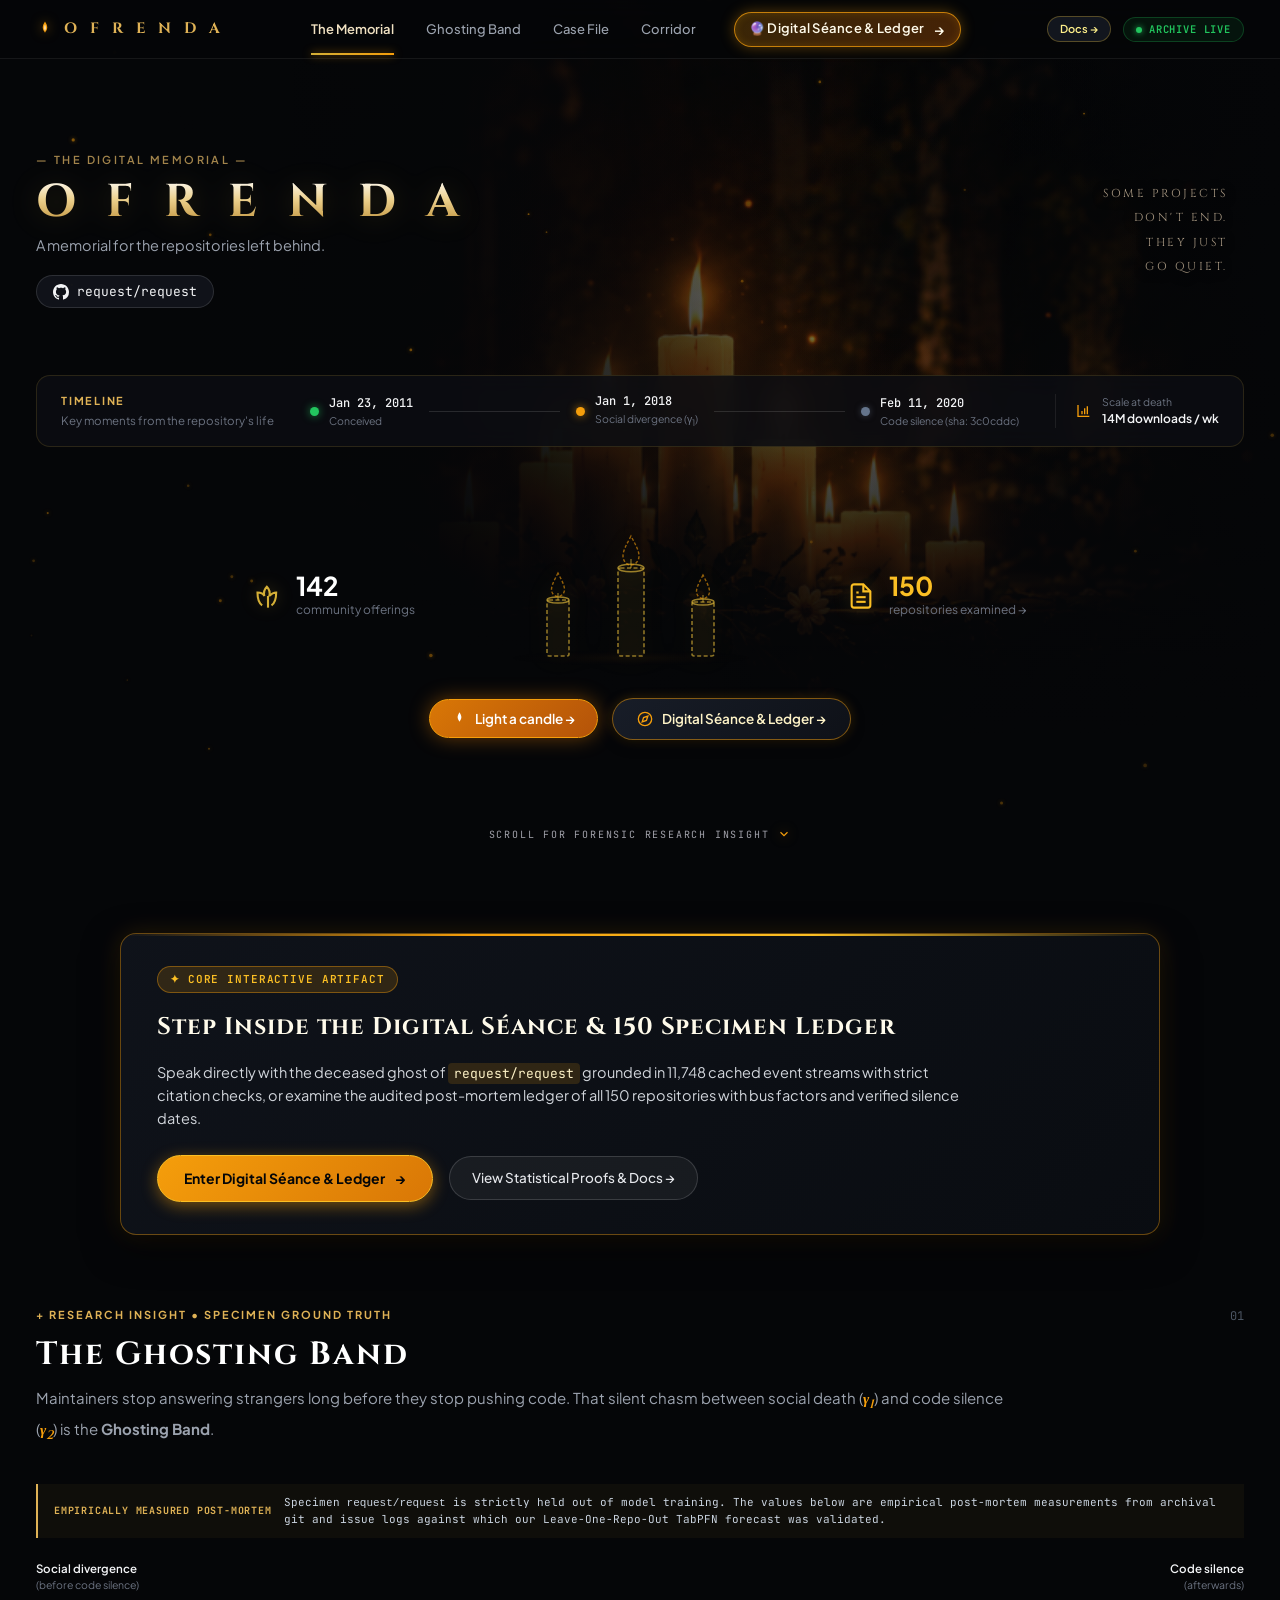
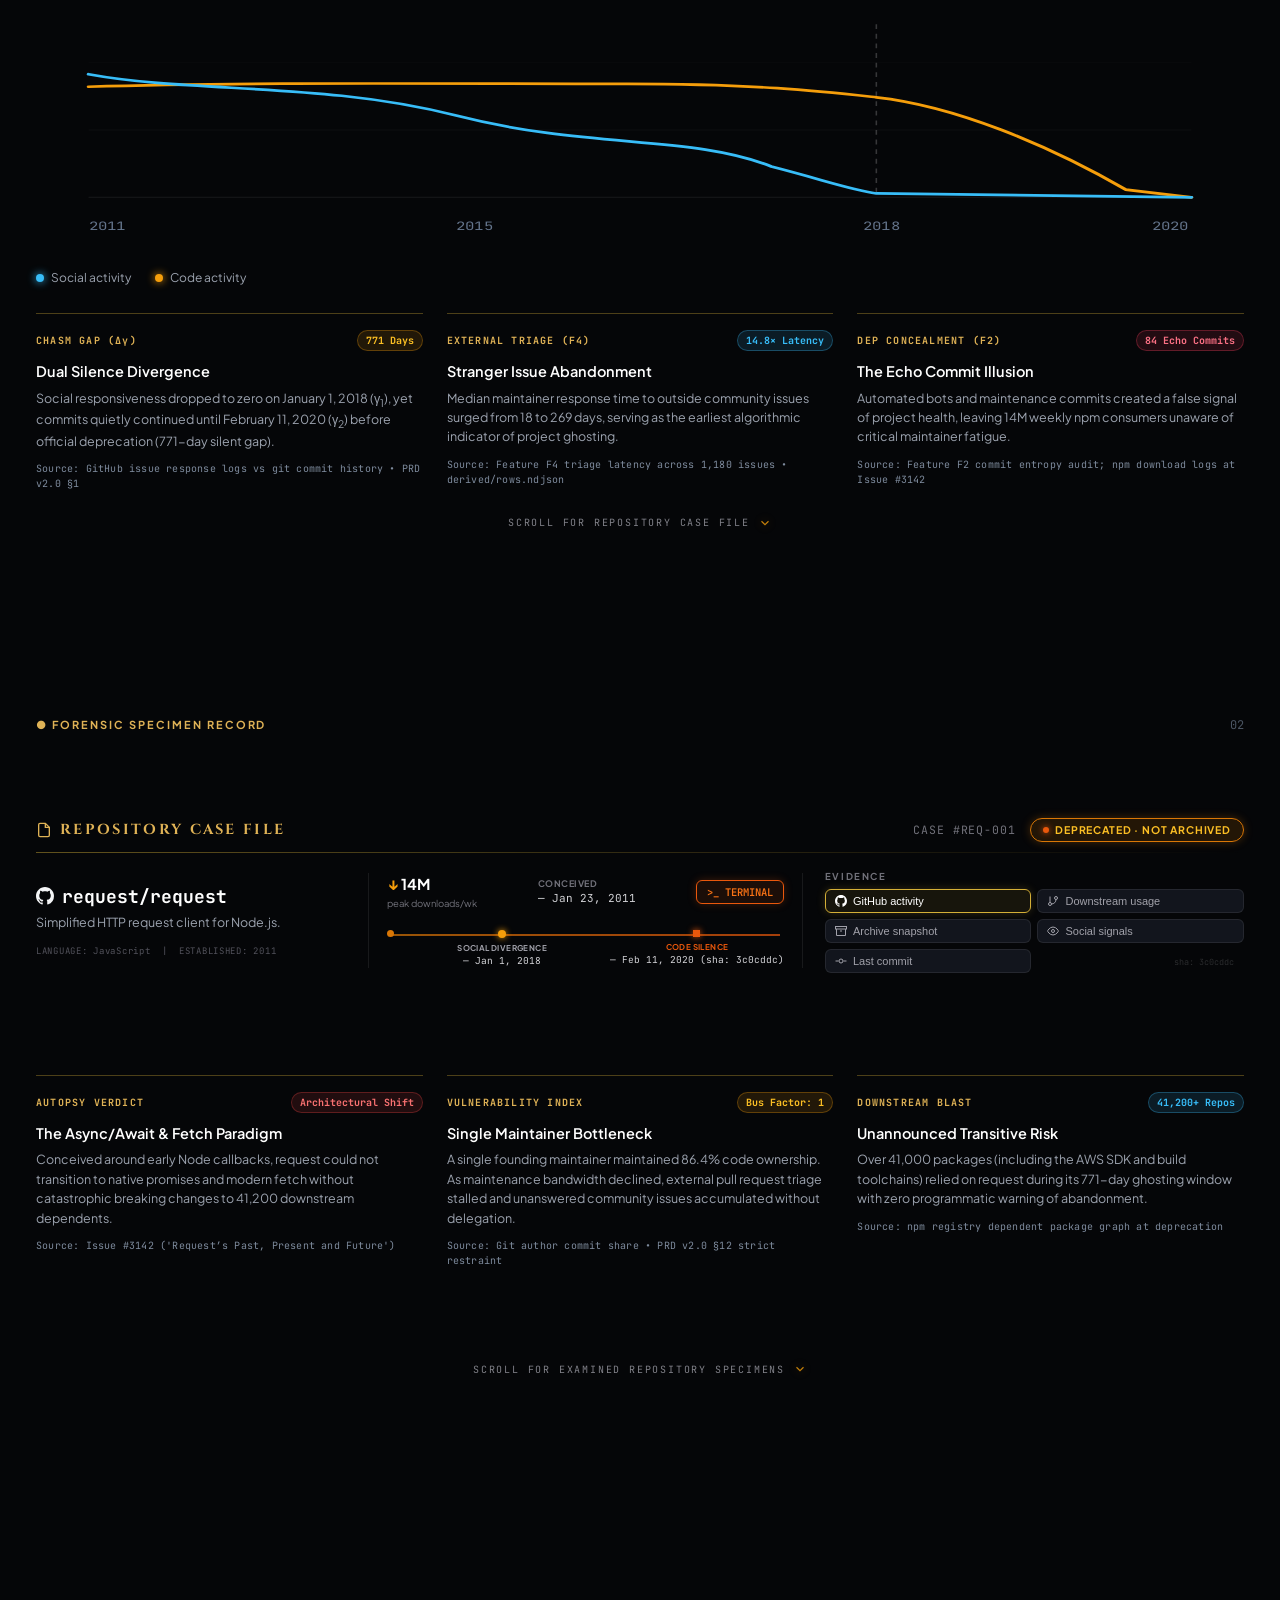
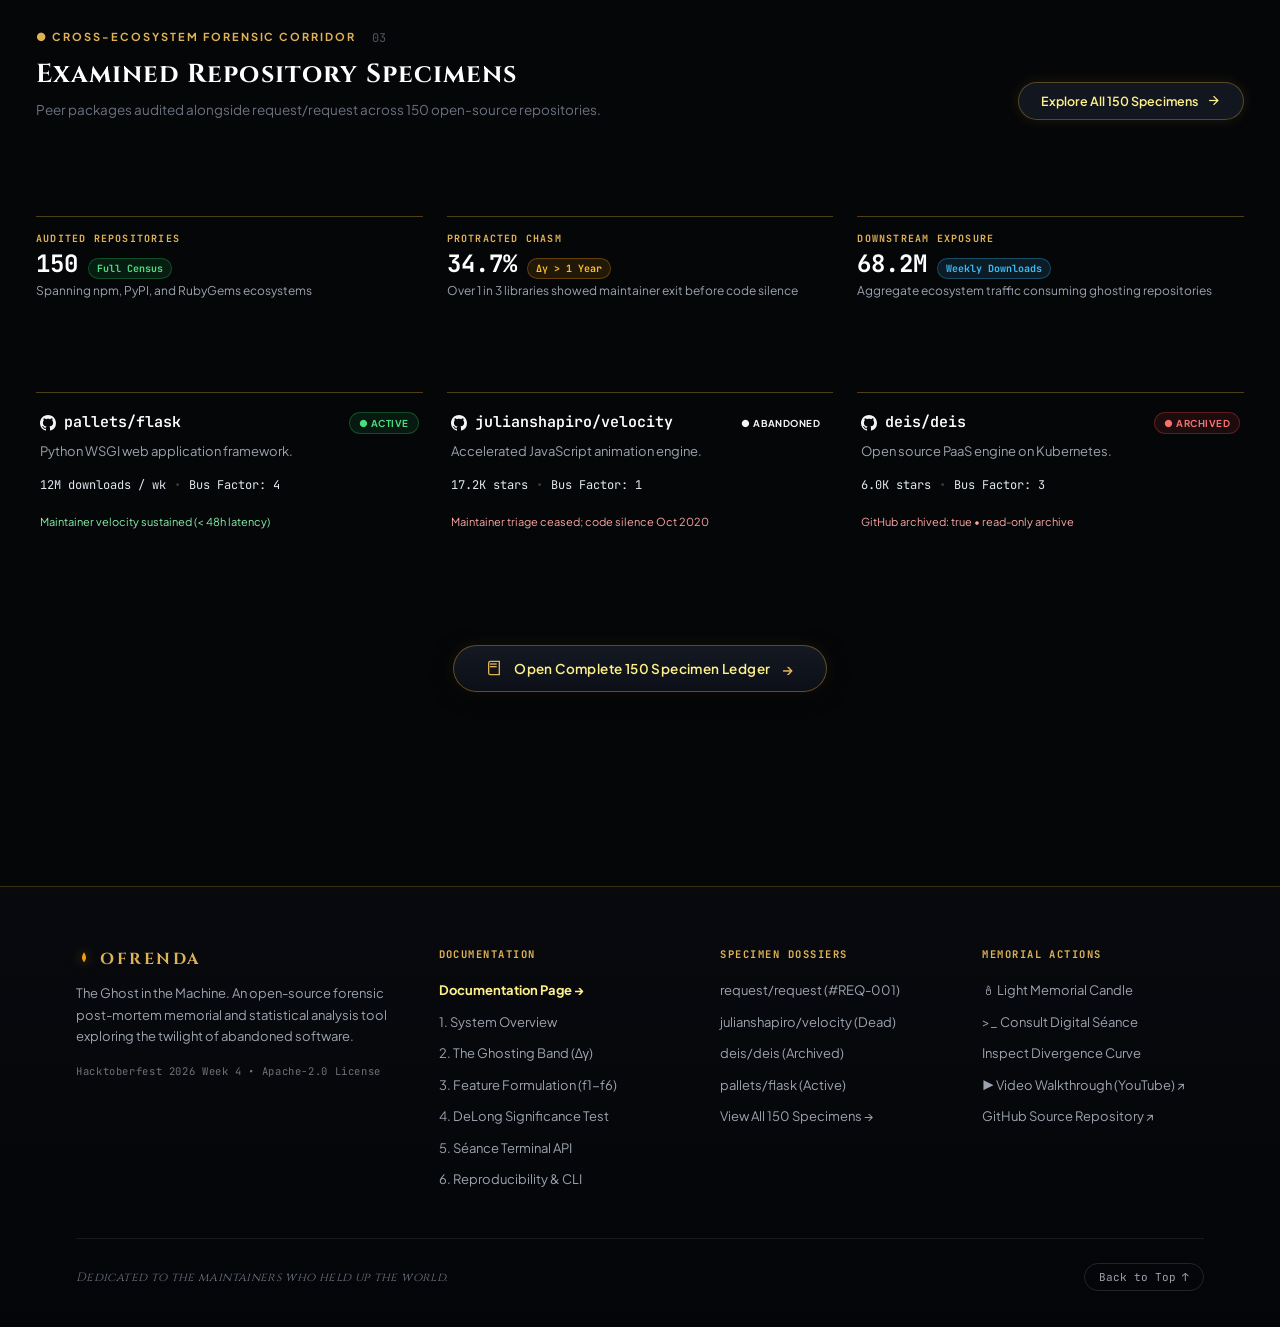
<file: altar/index.html>
<!DOCTYPE html>
<html lang="en">
<head>
  <meta charset="UTF-8">
  <meta name="viewport" content="width=device-width, initial-scale=1.0, viewport-fit=cover">
  <title>OFRENDA — The Digital Memorial</title>
  <meta name="description" content="Ofrenda: A memorial for the repositories left behind. Forensic post-mortem analysis of open source software abandonment.">
  <meta name="theme-color" content="#07080a">
  <link rel="stylesheet" href="style.css">
  <link rel="preconnect" href="https://fonts.googleapis.com">
  <link rel="preconnect" href="https://fonts.gstatic.com" crossorigin>
  <link href="https://fonts.googleapis.com/css2?family=Cinzel:wght@500;600;700;800;900&family=JetBrains+Mono:wght@400;500;600&family=Plus+Jakarta+Sans:wght@300;400;500;600;700&display=swap" rel="stylesheet">
</head>
<body class="ofrenda-preview">
  <!-- Atmospheric Shrine Wallpaper Background -->
  <div class="hero-bg-backdrop" aria-hidden="true"></div>
  <canvas id="embersCanvas" class="embers-canvas" aria-hidden="true"></canvas>

  <!-- Top Navigation Bar -->
  <header class="top-nav" role="banner">
    <div class="nav-container">
      <div class="nav-brand">
        <svg class="brand-flame-icon" width="18" height="22" viewBox="0 0 24 24" fill="currentColor">
          <path d="M12 2C10.5 4.5 9 7 9 10c0 3 2 5 3 7 1-2 3-4 3-7 0-3-1.5-5.5-3-8z" />
          <path d="M12 6c-.8 1.5-1.5 3-1.5 4.8 0 1.6 1 2.8 1.5 3.8.5-1 1.5-2.2 1.5-3.8 0-1.8-.7-3.3-1.5-4.8z" opacity="0.6" fill="#fff" />
        </svg>
        <span class="brand-title">O F R E N D A</span>
      </div>

      <nav class="nav-tabs" role="navigation" aria-label="Main Navigation">
        <button class="nav-tab active" data-tab="sanctuary">The Memorial</button>
        <button class="nav-tab" data-tab="ghosting">Ghosting Band</button>
        <button class="nav-tab" data-tab="casefile">Case File</button>
        <button class="nav-tab" data-tab="corridor">Corridor</button>
        <a href="archive.html" class="nav-tab nav-seance-highlight" style="text-decoration:none;" title="Enter the Forensic Séance Terminal & 150 Specimen Ledger">
          <span>🔮 Digital Séance &amp; Ledger</span>
          <span style="font-size:14px; margin-left:2px;">&rarr;</span>
        </a>
      </nav>

      <div class="nav-status">
        <a href="docs.html" target="_blank" class="nav-docs-badge" title="Open Forensic Documentation">
          <span>Docs &rarr;</span>
        </a>
        <span class="live-pill">
          <span class="live-dot"></span>
          ARCHIVE LIVE
        </span>
      </div>
    </div>
  </header>

  <!-- Main View Container -->
  <main class="page-wrap" id="mainContent">

    <!-- First Viewport: Complete Memorial Sanctuary Fold (Fills 100vh so Research is seen on scroll) -->
    <div class="memorial-sanctuary-fold">

      <!-- Hero Section -->
      <section class="hero-section" aria-label="Memorial Hero">
        <div class="hero-left">
          <div class="memorial-tag">— THE DIGITAL MEMORIAL —</div>
          <h1 class="hero-title">O F R E N D A</h1>
          <p class="hero-subtitle">A memorial for the repositories left behind.</p>
          
          <div class="repo-badge-pill" id="specimenPill">
            <svg class="gh-icon" width="16" height="16" viewBox="0 0 24 24" fill="currentColor">
              <path d="M12 0C5.37 0 0 5.37 0 12c0 5.31 3.435 9.795 8.205 11.385.6.105.825-.255.825-.57 0-.285-.015-1.23-.015-2.235-3.015.555-3.795-.735-4.035-1.41-.135-.345-.72-1.41-1.23-1.695-.42-.225-1.02-.78-.015-.795.945-.015 1.62.87 1.845 1.23 1.08 1.815 2.805 1.305 3.495.99.105-.78.42-1.305.765-1.605-2.67-.3-5.46-1.335-5.46-5.925 0-1.305.465-2.385 1.23-3.225-.12-.3-.54-1.53.12-3.18 0 0 1.005-.315 3.3 1.23.96-.27 1.98-.405 3-.405s2.04.135 3 .405c2.295-1.56 3.3-1.23 3.3-1.23.66 1.65.24 2.88.12 3.18.765.84 1.23 1.905 1.23 3.225 0 4.605-2.805 5.625-5.475 5.925.435.375.81 1.095.81 2.22 0 1.605-.015 2.895-.015 3.3 0 .315.225.69.825.57A12.02 12.02 0 0024 12c0-6.63-5.37-12-12-12z"/>
            </svg>
            <span class="repo-name">request/request</span>
          </div>
        </div>

        <div class="hero-right">
          <div class="poetic-creed">
            <span>SOME PROJECTS</span>
            <span>DON'T END.</span>
            <span>THEY JUST</span>
            <span>GO QUIET.</span>
          </div>
        </div>
      </section>

      <!-- Horizontal Timeline Bar -->
      <section class="timeline-bar-wrap" aria-label="Specimen Timeline">
        <div class="timeline-card">
          <div class="timeline-header">
            <span class="t-badge">TIMELINE</span>
            <span class="t-sub">Key moments from the repository's life</span>
          </div>

          <div class="timeline-track">
            <div class="t-node node-conceived">
              <span class="t-dot dot-green"></span>
              <div class="t-info">
                <span class="t-date">Jan 23, 2011</span>
                <span class="t-name">Conceived</span>
              </div>
            </div>

            <div class="t-connector"></div>

            <div class="t-node node-peak">
              <span class="t-dot dot-gold"></span>
              <div class="t-info">
                <span class="t-date">Jan 1, 2018</span>
                <span class="t-name">Social divergence (&gamma;<sub>1</sub>)</span>
              </div>
            </div>

            <div class="t-connector"></div>

            <div class="t-node node-silence">
              <span class="t-dot dot-muted"></span>
              <div class="t-info">
                <span class="t-date">Feb 11, 2020</span>
                <span class="t-name">Code silence (sha: 3c0cddc)</span>
              </div>
            </div>
          </div>

          <div class="timeline-scale">
            <svg class="chart-mini-icon" width="16" height="16" viewBox="0 0 24 24" fill="currentColor">
              <path d="M4 19h16v2H2V3h2v16zm4-7h2v5H8v-5zm4-4h2v9h-2V8zm4-3h2v12h-2V5z"/>
            </svg>
            <div class="scale-text">
              <span class="scale-label">Scale at death</span>
              <span class="scale-val">14M downloads / wk</span>
            </div>
          </div>
        </div>
      </section>

      <!-- Interactive Offering & Candles Altar -->
      <section class="shrine-section" aria-label="Altar Offerings">
        <div class="shrine-metrics-row">
          <!-- Left Stat -->
          <div class="shrine-stat stat-left">
            <svg class="stat-icon laurel-icon" width="28" height="28" viewBox="0 0 24 24" fill="none" stroke="currentColor" stroke-width="1.8">
              <path d="M7 20C4 18 3 14 3 9c3 0 5 1 6 3-1-3 0-6 2-8 2 2 3 5 2 8 2-2 4-3 6-3 0 5-1 9-4 11"/>
              <path d="M12 22V12"/>
            </svg>
            <div class="stat-meta">
              <span class="stat-num" id="candlesCountDisplay">142</span>
              <span class="stat-desc">community offerings</span>
            </div>
          </div>

          <!-- Center Glowing Candles Cluster (Interactive: 3 Outline Candles -> Full Shrine on Click) -->
          <div class="shrine-cluster-wrap state-unlit" id="candleShrineWrapper" title="Click to kindle the memorial candles" role="button" tabindex="0" aria-label="Memorial Candle Altar. Click to light the shrine.">
            <svg class="altar-svg-shrine" viewBox="0 0 280 140" width="280" height="140" fill="none" xmlns="http://www.w3.org/2000/svg">
              <defs>
                <!-- Ambient Base Glow -->
                <radialGradient id="altarBaseGlow" cx="50%" cy="50%" r="50%">
                  <stop offset="0%" stop-color="#f59e0b" stop-opacity="0.38"/>
                  <stop offset="60%" stop-color="#b45309" stop-opacity="0.12"/>
                  <stop offset="100%" stop-color="#050608" stop-opacity="0"/>
                </radialGradient>

                <!-- Wax Gradient (Warm Cream to Dark Amber) -->
                <linearGradient id="waxGrad" x1="0" y1="0" x2="1" y2="0">
                  <stop offset="0%" stop-color="#fef3c7"/>
                  <stop offset="35%" stop-color="#fde68a"/>
                  <stop offset="75%" stop-color="#d97706"/>
                  <stop offset="100%" stop-color="#78350f"/>
                </linearGradient>

                <!-- Wax Top Rim -->
                <linearGradient id="waxTopGrad" x1="0" y1="0" x2="0" y2="1">
                  <stop offset="0%" stop-color="#ffffff"/>
                  <stop offset="100%" stop-color="#fef08a"/>
                </linearGradient>

                <!-- Flame Gradient -->
                <radialGradient id="flameGrad" cx="50%" cy="75%" r="60%">
                  <stop offset="0%" stop-color="#ffffff"/>
                  <stop offset="30%" stop-color="#fef08a"/>
                  <stop offset="65%" stop-color="#f59e0b"/>
                  <stop offset="100%" stop-color="#ea580c"/>
                </radialGradient>

                <!-- Flame Glow Filter -->
                <filter id="flameBlur" x="-50%" y="-50%" width="200%" height="200%">
                  <feGaussianBlur in="SourceGraphic" stdDeviation="2.5"/>
                </filter>
              </defs>

              <!-- Warm Base Altar Floor Glow -->
              <ellipse class="altar-floor-glow" cx="140" cy="132" rx="125" ry="8" fill="url(#altarBaseGlow)"/>

              <!-- Candle 1 (Secondary: Left Outer, 38px) -->
              <g class="candle-unit candle-secondary" transform="translate(25, 0)">
                <rect class="wax-body" x="0" y="92" width="18" height="38" rx="2" fill="url(#waxGrad)"/>
                <ellipse class="wax-top" cx="9" cy="92" rx="9" ry="2.5" fill="url(#waxTopGrad)"/>
                <line class="wax-wick" x1="9" y1="92" x2="9" y2="85" stroke="#1c1917" stroke-width="1.8"/>
                <g class="flame-group flame-anim-1">
                  <ellipse cx="9" cy="77" rx="9" ry="14" fill="#f59e0b" opacity="0.35" filter="url(#flameBlur)"/>
                  <path class="flame-shape" d="M9 67 C6.5 73 3.5 78 3.5 82 C3.5 85.5 6 88 9 88 C12 88 14.5 85.5 14.5 82 C14.5 78 11.5 73 9 67 Z" fill="url(#flameGrad)"/>
                  <ellipse class="flame-core" cx="9" cy="83" rx="2.5" ry="4" fill="#ffffff" opacity="0.9"/>
                </g>
              </g>

              <!-- Candle 2 (Primary: Left Mid, 56px - Outline in unlit state) -->
              <g class="candle-unit candle-primary" transform="translate(56, 0)">
                <rect class="wax-body" x="0" y="74" width="22" height="56" rx="2" fill="url(#waxGrad)"/>
                <ellipse class="wax-top" cx="11" cy="74" rx="11" ry="3" fill="url(#waxTopGrad)"/>
                <line class="wax-wick" x1="11" y1="74" x2="11" y2="67" stroke="#1c1917" stroke-width="1.8"/>
                <g class="flame-group flame-anim-2">
                  <ellipse class="flame-glow" cx="11" cy="57" rx="10" ry="16" fill="#f59e0b" opacity="0.38" filter="url(#flameBlur)"/>
                  <path class="flame-shape" d="M11 47 C8 53 4.5 59 4.5 63.5 C4.5 67.5 7.5 70.5 11 70.5 C14.5 70.5 17.5 67.5 17.5 63.5 C17.5 59 14 53 11 47 Z" fill="url(#flameGrad)"/>
                  <ellipse class="flame-core" cx="11" cy="64" rx="3" ry="5" fill="#ffffff" opacity="0.9"/>
                </g>
              </g>

              <!-- Candle 3 (Secondary: Left Inner, 72px) -->
              <g class="candle-unit candle-secondary" transform="translate(91, 0)">
                <rect class="wax-body" x="0" y="58" width="24" height="72" rx="2" fill="url(#waxGrad)"/>
                <ellipse class="wax-top" cx="12" cy="58" rx="12" ry="3.5" fill="url(#waxTopGrad)"/>
                <line class="wax-wick" x1="12" y1="58" x2="12" y2="50" stroke="#1c1917" stroke-width="1.8"/>
                <g class="flame-group flame-anim-3">
                  <ellipse cx="12" cy="38" rx="11" ry="18" fill="#f59e0b" opacity="0.4" filter="url(#flameBlur)"/>
                  <path class="flame-shape" d="M12 28 C8.5 35 5 41 5 46 C5 50.5 8 54 12 54 C16 54 19 50.5 19 46 C19 41 15.5 35 12 28 Z" fill="url(#flameGrad)"/>
                  <ellipse class="flame-core" cx="12" cy="47" rx="3.5" ry="5.5" fill="#ffffff" opacity="0.92"/>
                </g>
              </g>

              <!-- Candle 4 (Primary Center Tallest, 88px - Outline in unlit state) -->
              <g class="candle-unit candle-primary candle-center" transform="translate(127, 0)">
                <rect class="wax-body" x="0" y="42" width="26" height="88" rx="2.5" fill="url(#waxGrad)"/>
                <ellipse class="wax-top" cx="13" cy="42" rx="13" ry="3.8" fill="url(#waxTopGrad)"/>
                <line class="wax-wick" x1="13" y1="42" x2="13" y2="33" stroke="#1c1917" stroke-width="2"/>
                <g class="flame-group flame-anim-4">
                  <ellipse class="flame-glow" cx="13" cy="20" rx="12" ry="20" fill="#f59e0b" opacity="0.45" filter="url(#flameBlur)"/>
                  <path class="flame-shape" d="M13 10 C9 18 5 24 5 30 C5 35 8.5 39 13 39 C17.5 39 21 35 21 30 C21 24 17 18 13 10 Z" fill="url(#flameGrad)"/>
                  <ellipse class="flame-core" cx="13" cy="31" rx="4" ry="6" fill="#ffffff" opacity="0.95"/>
                </g>
              </g>

              <!-- Candle 5 (Secondary: Right Inner, 70px) -->
              <g class="candle-unit candle-secondary" transform="translate(165, 0)">
                <rect class="wax-body" x="0" y="60" width="24" height="70" rx="2" fill="url(#waxGrad)"/>
                <ellipse class="wax-top" cx="12" cy="60" rx="12" ry="3.5" fill="url(#waxTopGrad)"/>
                <line class="wax-wick" x1="12" y1="60" x2="12" y2="52" stroke="#1c1917" stroke-width="1.8"/>
                <g class="flame-group flame-anim-5">
                  <ellipse cx="12" cy="40" rx="11" ry="18" fill="#f59e0b" opacity="0.4" filter="url(#flameBlur)"/>
                  <path class="flame-shape" d="M12 30 C8.5 37 5 43 5 48 C5 52.5 8 56 12 56 C16 56 19 52.5 19 48 C19 43 15.5 37 12 30 Z" fill="url(#flameGrad)"/>
                  <ellipse class="flame-core" cx="12" cy="49" rx="3.5" ry="5.5" fill="#ffffff" opacity="0.92"/>
                </g>
              </g>

              <!-- Candle 6 (Primary: Right Mid, 54px - Outline in unlit state) -->
              <g class="candle-unit candle-primary" transform="translate(201, 0)">
                <rect class="wax-body" x="0" y="76" width="22" height="54" rx="2" fill="url(#waxGrad)"/>
                <ellipse class="wax-top" cx="11" cy="76" rx="11" ry="3" fill="url(#waxTopGrad)"/>
                <line class="wax-wick" x1="11" y1="76" x2="11" y2="69" stroke="#1c1917" stroke-width="1.8"/>
                <g class="flame-group flame-anim-6">
                  <ellipse class="flame-glow" cx="11" cy="59" rx="10" ry="16" fill="#f59e0b" opacity="0.38" filter="url(#flameBlur)"/>
                  <path class="flame-shape" d="M11 49 C8 55 4.5 61 4.5 65.5 C4.5 69.5 7.5 72.5 11 72.5 C14.5 72.5 17.5 69.5 17.5 65.5 C17.5 61 14 55 11 49 Z" fill="url(#flameGrad)"/>
                  <ellipse class="flame-core" cx="11" cy="66" rx="3" ry="5" fill="#ffffff" opacity="0.9"/>
                </g>
              </g>

              <!-- Candle 7 (Secondary: Right Outer, 36px) -->
              <g class="candle-unit candle-secondary" transform="translate(235, 0)">
                <rect class="wax-body" x="0" y="94" width="18" height="36" rx="2" fill="url(#waxGrad)"/>
                <ellipse class="wax-top" cx="9" cy="94" rx="9" ry="2.5" fill="url(#waxTopGrad)"/>
                <line class="wax-wick" x1="9" y1="94" x2="9" y2="87" stroke="#1c1917" stroke-width="1.8"/>
                <g class="flame-group flame-anim-7">
                  <ellipse cx="9" cy="79" rx="9" ry="14" fill="#f59e0b" opacity="0.35" filter="url(#flameBlur)"/>
                  <path class="flame-shape" d="M9 69 C6.5 75 3.5 80 3.5 84 C3.5 87.5 6 90 9 90 C12 90 14.5 87.5 14.5 84 C14.5 80 11.5 75 9 69 Z" fill="url(#flameGrad)"/>
                  <ellipse class="flame-core" cx="9" cy="85" rx="2.5" ry="4" fill="#ffffff" opacity="0.9"/>
                </g>
              </g>
            </svg>
          </div>

          <!-- Right Stat (Interactive link to 150 Specimen Ledger) -->
          <div class="shrine-stat stat-right stat-clickable" onclick="window.location.href='archive.html';" role="button" tabindex="0" title="Click to examine all 150 Specimen Records in the Ledger" style="cursor:pointer;">
            <svg class="stat-icon doc-icon" width="28" height="28" viewBox="0 0 24 24" fill="none" stroke="#fbbf24" stroke-width="1.8">
              <path d="M14 2H6a2 2 0 0 0-2 2v16a2 2 0 0 0 2 2h12a2 2 0 0 0 2-2V8z"/>
              <polyline points="14 2 14 8 20 8"/>
              <line x1="16" y1="13" x2="8" y2="13"/>
              <line x1="16" y1="17" x2="8" y2="17"/>
              <polyline points="10 9 9 9 8 9"/>
            </svg>
            <div class="stat-meta">
              <span class="stat-num" style="color:#fbbf24;">150</span>
              <span class="stat-desc">repositories examined &rarr;</span>
            </div>
          </div>
        </div>

        <!-- Offering Action CTA Buttons -->
        <div class="shrine-actions">
          <button type="button" class="btn-light-candle" id="btnLightOffering">
            <svg width="15" height="15" viewBox="0 0 24 24" fill="currentColor">
              <path d="M12 2C10.5 4.5 9 7 9 10c0 3 2 5 3 7 1-2 3-4 3-7 0-3-1.5-5.5-3-8z"/>
            </svg>
            Light a candle &rarr;
          </button>

          <a href="archive.html" class="btn-explore-archive" id="btnExploreArchiveLink" title="Speak with the Ghost & Explore 150 Specimen Ledger">
            <svg width="16" height="16" viewBox="0 0 24 24" fill="none" stroke="#f59e0b" stroke-width="2">
              <circle cx="12" cy="12" r="10"/>
              <polygon points="16.24 7.76 14.12 14.12 7.76 16.24 9.88 9.88 16.24 7.76"/>
            </svg>
            <span>Digital Séance &amp; Ledger &rarr;</span>
          </a>
        </div>
      </section>

      <!-- Scroll Down Cue -->
      <div class="scroll-down-hint" id="scrollDownToResearch" role="button" tabindex="0" aria-label="Scroll to Forensic Research Insight">
        <span>SCROLL FOR FORENSIC RESEARCH INSIGHT</span>
        <svg width="14" height="14" viewBox="0 0 24 24" fill="none" stroke="currentColor" stroke-width="2">
          <polyline points="6 9 12 15 18 9"></polyline>
        </svg>
      </div>

    </div>

    <!-- Eye-Catching Séance & Specimen Ledger Feature Banner -->
    <section class="seance-feature-banner" aria-label="Interactive Séance & Specimen Ledger">
      <div class="s-banner-inner">
        <div class="s-banner-badge">✦ CORE INTERACTIVE ARTIFACT</div>
        <h2 class="s-banner-title">Step Inside the Digital Séance &amp; 150 Specimen Ledger</h2>
        <p class="s-banner-text">
          Speak directly with the deceased ghost of <code>request/request</code> grounded in 11,748 cached event streams with strict citation checks, or examine the audited post-mortem ledger of all 150 repositories with bus factors and verified silence dates.
        </p>
        <div class="s-banner-actions">
          <a href="archive.html" class="s-banner-btn-primary">
            <span>Enter Digital Séance &amp; Ledger</span>
            &rarr;
          </a>
          <a href="docs.html" target="_blank" class="s-banner-btn-secondary">
            View Statistical Proofs &amp; Docs &rarr;
          </a>
        </div>
      </div>
    </section>

    <!-- Full-Width Direct Research Insight (Dedicated Full Viewport Section) -->
    <section class="research-direct-section" id="researchSection" aria-label="Forensic Research Insight">
      <div class="direct-insight-meta">
        <span class="card-eyebrow">+ RESEARCH INSIGHT &bull; SPECIMEN GROUND TRUTH</span>
        <span class="card-index">01</span>
      </div>

      <h2 class="direct-insight-title">The Ghosting Band</h2>

      <p class="direct-insight-narrative">
        Maintainers stop answering strangers long before they stop pushing code. That silent chasm between social death (<span class="math-term">&gamma;<sub>1</sub></span>) and code silence (<span class="math-term">&gamma;<sub>2</sub></span>) is the <strong>Ghosting Band</strong>.
      </p>

      <!-- Empirical Distinction & Provenance Banner -->
      <div class="insight-methodology-note">
        <span class="method-tag">EMPIRICALLY MEASURED POST-MORTEM</span>
        <span>Specimen <code>request/request</code> is strictly held out of model training. The values below are empirical post-mortem measurements from archival git and issue logs against which our Leave-One-Repo-Out TabPFN forecast was validated.</span>
      </div>

      <!-- Direct Full-Width Visual Graph -->
      <div class="direct-chart-wrap">
        <div class="chart-annotation-bar">
          <div class="annot-left">
            <span class="annot-title">Social divergence</span>
            <span class="annot-sub">(before code silence)</span>
          </div>
          <div class="annot-right">
            <span class="annot-title">Code silence</span>
            <span class="annot-sub">(afterwards)</span>
          </div>
        </div>

        <!-- SVG Chart Curve Across Full Width -->
        <div class="svg-chart-box direct-svg-box">
          <svg class="ghosting-svg-chart" viewBox="0 0 920 260" preserveAspectRatio="none" aria-label="Social vs Code Activity Divergence Chart">
            <defs>
              <linearGradient id="blueGlow" x1="0" y1="0" x2="0" y2="1">
                <stop offset="0%" stop-color="#38bdf8" stop-opacity="0.25"/>
                <stop offset="100%" stop-color="#38bdf8" stop-opacity="0.0"/>
              </linearGradient>
              <linearGradient id="goldGlow" x1="0" y1="0" x2="0" y2="1">
                <stop offset="0%" stop-color="#f59e0b" stop-opacity="0.2"/>
                <stop offset="100%" stop-color="#f59e0b" stop-opacity="0.0"/>
              </linearGradient>
            </defs>

            <!-- Subtle Grid & Division Lines -->
            <line x1="40" y1="200" x2="880" y2="200" stroke="rgba(255,255,255,0.08)" stroke-width="1" />
            <line x1="40" y1="130" x2="880" y2="130" stroke="rgba(255,255,255,0.04)" stroke-width="1" />
            <line x1="40" y1="60" x2="880" y2="60" stroke="rgba(255,255,255,0.025)" stroke-width="1" />
            
            <!-- Dashed Boundary Line between divergence and silence -->
            <line x1="640" y1="20" x2="640" y2="200" stroke="rgba(255,255,255,0.2)" stroke-width="1.2" stroke-dasharray="5 5" />

            <!-- Yellow/Gold Code Activity Line (stays steady then plunges) -->
            <path class="chart-curve code-curve"
                  d="M 40,85 C 160,80 300,82 450,82 C 550,82 600,90 640,96 C 700,105 770,145 830,192 L 880,200"
                  fill="none" stroke="#f59e0b" stroke-width="2.8" stroke-linecap="round" />

            <!-- Blue Social Activity Line (drops early 2015-2018) -->
            <path class="chart-curve social-curve"
                  d="M 40,72 C 120,92 220,80 320,115 C 420,150 500,135 560,168 C 600,182 620,192 640,196 L 880,200"
                  fill="none" stroke="#38bdf8" stroke-width="2.8" stroke-linecap="round" />

            <!-- Axis Year Labels -->
            <text x="40" y="234" fill="#64748b" font-family="'JetBrains Mono', monospace" font-size="12">2011</text>
            <text x="320" y="234" fill="#64748b" font-family="'JetBrains Mono', monospace" font-size="12">2015</text>
            <text x="630" y="234" fill="#64748b" font-family="'JetBrains Mono', monospace" font-size="12">2018</text>
            <text x="850" y="234" fill="#64748b" font-family="'JetBrains Mono', monospace" font-size="12">2020</text>
          </svg>
        </div>

        <!-- Chart Legend -->
        <div class="chart-legend">
          <div class="legend-item">
            <span class="legend-dot dot-blue"></span>
            <span class="legend-label">Social activity</span>
          </div>
          <div class="legend-item">
            <span class="legend-dot dot-amber"></span>
            <span class="legend-label">Code activity</span>
          </div>
        </div>
      </div>

      <!-- Empirical Forensic Research Key Points -->
      <div class="research-findings-grid">
        <div class="r-finding-card">
          <div class="r-card-head">
            <span class="r-card-label">CHASM GAP (&Delta;&gamma;)</span>
            <span class="r-card-badge badge-amber">771 Days</span>
          </div>
          <h4 class="r-card-title">Dual Silence Divergence</h4>
          <p class="r-card-desc">Social responsiveness dropped to zero on January 1, 2018 (&gamma;<sub>1</sub>), yet commits quietly continued until February 11, 2020 (&gamma;<sub>2</sub>) before official deprecation (771-day silent gap).</p>
          <span class="r-provenance-tag">Source: GitHub issue response logs vs git commit history &bull; PRD v2.0 §1</span>
        </div>

        <div class="r-finding-card">
          <div class="r-card-head">
            <span class="r-card-label">EXTERNAL TRIAGE (F4)</span>
            <span class="r-card-badge badge-cyan">14.8&times; Latency</span>
          </div>
          <h4 class="r-card-title">Stranger Issue Abandonment</h4>
          <p class="r-card-desc">Median maintainer response time to outside community issues surged from 18 to 269 days, serving as the earliest algorithmic indicator of project ghosting.</p>
          <span class="r-provenance-tag">Source: Feature F4 triage latency across 1,180 issues &bull; derived/rows.ndjson</span>
        </div>

        <div class="r-finding-card">
          <div class="r-card-head">
            <span class="r-card-label">DEP CONCEALMENT (F2)</span>
            <span class="r-card-badge badge-rose">84 Echo Commits</span>
          </div>
          <h4 class="r-card-title">The Echo Commit Illusion</h4>
          <p class="r-card-desc">Automated bots and maintenance commits created a false signal of project health, leaving 14M weekly npm consumers unaware of critical maintainer fatigue.</p>
          <span class="r-provenance-tag">Source: Feature F2 commit entropy audit; npm download logs at Issue #3142</span>
        </div>
      </div>

      <!-- Scroll Down Cue to Repository Case File -->
      <div class="scroll-down-hint scroll-hint-subtle" id="scrollDownToCaseFile" role="button" tabindex="0" aria-label="Scroll to Repository Case File">
        <span>SCROLL FOR REPOSITORY CASE FILE</span>
        <svg width="14" height="14" viewBox="0 0 24 24" fill="none" stroke="currentColor" stroke-width="2">
          <polyline points="6 9 12 15 18 9"></polyline>
        </svg>
      </div>
    </section>

    <!-- Repository Case File (Dedicated Full Viewport Section) -->
    <section class="casefile-dossier-wrap" id="casefileSection" aria-label="Repository Case File">
      
      <!-- Top Eyebrow & Meta Indicator -->
      <div class="casefile-intro-meta">
        <span class="card-eyebrow">● FORENSIC SPECIMEN RECORD</span>
        <span class="card-index">02</span>
      </div>

      <div class="dossier-box">
        <!-- Corner Forensic Brackets -->
        <span class="corner-bracket bracket-tl" aria-hidden="true"></span>
        <span class="corner-bracket bracket-tr" aria-hidden="true"></span>
        <span class="corner-bracket bracket-bl" aria-hidden="true"></span>
        <span class="corner-bracket bracket-br" aria-hidden="true"></span>

        <!-- Top Header Bar -->
        <div class="dossier-header-bar">
          <div class="dossier-title-col">
            <svg class="dossier-doc-icon" width="16" height="16" viewBox="0 0 24 24" fill="none" stroke="currentColor" stroke-width="2">
              <path d="M14 2H6a2 2 0 0 0-2 2v16a2 2 0 0 0 2 2h12a2 2 0 0 0 2-2V8z"/>
              <polyline points="14 2 14 8 20 8"/>
            </svg>
            <span class="dossier-title-text">REPOSITORY CASE FILE</span>
          </div>

          <div class="dossier-header-right">
            <span class="dossier-case-tag">CASE #REQ-001</span>
            <span class="dossier-badge-archived" title="Repository was deprecated on npm and inactive, but GitHub repository was never archived (archived: false)">
              <span class="badge-dot-orange"></span>
              DEPRECATED &middot; NOT ARCHIVED
            </span>
          </div>
        </div>

        <!-- Gold Accent Divider Line -->
        <div class="dossier-gold-line"></div>

        <!-- 3-Column Dossier Body -->
        <div class="dossier-body-grid">
          
          <!-- Column 1: Identity -->
          <div class="dossier-col-identity">
            <div class="dossier-repo-name-row">
              <svg class="gh-icon-sm" width="18" height="18" viewBox="0 0 24 24" fill="currentColor">
                <path d="M12 0C5.37 0 0 5.37 0 12c0 5.31 3.435 9.795 8.205 11.385.6.105.825-.255.825-.57 0-.285-.015-1.23-.015-2.235-3.015.555-3.795-.735-4.035-1.41-.135-.345-.72-1.41-1.23-1.695-.42-.225-1.02-.78-.015-.795.945-.015 1.62.87 1.845 1.23 1.08 1.815 2.805 1.305 3.495.99.105-.78.42-1.305.765-1.605-2.67-.3-5.46-1.335-5.46-5.925 0-1.305.465-2.385 1.23-3.225-.12-.3-.54-1.53.12-3.18 0 0 1.005-.315 3.3 1.23.96-.27 1.98-.405 3-.405s2.04.135 3 .405c2.295-1.56 3.3-1.23 3.3-1.23.66 1.65.24 2.88.12 3.18.765.84 1.23 1.905 1.23 3.225 0 4.605-2.805 5.625-5.475 5.925.435.375.81 1.095.81 2.22 0 1.605-.015 2.895-.015 3.3 0 .315.225.69.825.57A12.02 12.02 0 0024 12c0-6.63-5.37-12-12-12z"/>
              </svg>
              <span class="dossier-repo-title">request/request</span>
            </div>
            <p class="dossier-repo-tagline">Simplified HTTP request client for Node.js.</p>
            <div class="dossier-repo-meta-sub">
              LANGUAGE: JavaScript &nbsp;|&nbsp; ESTABLISHED: 2011
            </div>
          </div>

          <!-- Column 2: Forensic Metrics & Mini Timeline -->
          <div class="dossier-col-metrics">
            <div class="dossier-metrics-top">
              <div class="d-metric-item">
                <div class="d-metric-val">
                  <span class="d-arrow">&darr;</span>
                  <span>14M</span>
                </div>
                <span class="d-metric-label">peak downloads/wk</span>
              </div>

              <div class="d-metric-milestone">
                <span class="d-m-eyebrow">CONCEIVED</span>
                <span class="d-m-date">&mdash; Jan 23, 2011</span>
              </div>

              <button type="button" class="dossier-terminal-btn" id="dossierTerminalBtn">
                &gt;_ TERMINAL
              </button>
            </div>

            <!-- Mini Forensic Timeline -->
            <div class="dossier-mini-timeline">
              <span class="d-t-bar"></span>
              <div class="d-t-node node-conceived-point">
                <span class="d-t-dot"></span>
              </div>
              <div class="d-t-node node-divergence-point">
                <span class="d-t-dot dot-amber"></span>
                <div class="d-t-label-wrap">
                  <span class="d-t-title">SOCIAL DIVERGENCE</span>
                  <span class="d-t-sub">&mdash; Jan 1, 2018</span>
                </div>
              </div>
              <div class="d-t-node node-silence-point">
                <span class="d-t-square"></span>
                <div class="d-t-label-wrap">
                  <span class="d-t-title title-orange">CODE SILENCE</span>
                  <span class="d-t-sub">&mdash; Feb 11, 2020 (sha: 3c0cddc)</span>
                </div>
              </div>
            </div>
          </div>

          <!-- Column 3: Evidence Matrix -->
          <div class="dossier-col-evidence">
            <span class="dossier-ev-eyebrow">EVIDENCE</span>
            <div class="dossier-ev-grid">
              <button class="ev-btn ev-highlight" data-evidence="gh">
                <svg width="12" height="12" viewBox="0 0 24 24" fill="currentColor"><path d="M12 0C5.37 0 0 5.37 0 12c0 5.31 3.435 9.795 8.205 11.385.6.105.825-.255.825-.57 0-.285-.015-1.23-.015-2.235-3.015.555-3.795-.735-4.035-1.41-.135-.345-.72-1.41-1.23-1.695-.42-.225-1.02-.78-.015-.795.945-.015 1.62.87 1.845 1.23 1.08 1.815 2.805 1.305 3.495.99.105-.78.42-1.305.765-1.605-2.67-.3-5.46-1.335-5.46-5.925 0-1.305.465-2.385 1.23-3.225-.12-.3-.54-1.53.12-3.18 0 0 1.005-.315 3.3 1.23.96-.27 1.98-.405 3-.405s2.04.135 3 .405c2.295-1.56 3.3-1.23 3.3-1.23.66 1.65.24 2.88.12 3.18.765.84 1.23 1.905 1.23 3.225 0 4.605-2.805 5.625-5.475 5.925.435.375.81 1.095.81 2.22 0 1.605-.015 2.895-.015 3.3 0 .315.225.69.825.57A12.02 12.02 0 0024 12c0-6.63-5.37-12-12-12z"/></svg>
                GitHub activity
              </button>
              <button class="ev-btn" data-evidence="downstream">
                <svg width="12" height="12" viewBox="0 0 24 24" fill="none" stroke="currentColor" stroke-width="2"><line x1="6" y1="3" x2="6" y2="15"/><circle cx="18" cy="6" r="3"/><circle cx="6" cy="18" r="3"/><path d="M18 9a9 9 0 0 1-9 9"/></svg>
                Downstream usage
              </button>
              <button class="ev-btn" data-evidence="archive">
                <svg width="12" height="12" viewBox="0 0 24 24" fill="none" stroke="currentColor" stroke-width="2"><polyline points="21 8 21 21 3 21 3 8"/><rect x="1" y="3" width="22" height="5"/><line x1="10" y1="12" x2="14" y2="12"/></svg>
                Archive snapshot
              </button>
              <button class="ev-btn" data-evidence="social">
                <svg width="12" height="12" viewBox="0 0 24 24" fill="none" stroke="currentColor" stroke-width="2"><path d="M1 12s4-8 11-8 11 8 11 8-4 8-11 8-11-8-11-8z"/><circle cx="12" cy="12" r="3"/></svg>
                Social signals
              </button>
              <button class="ev-btn" data-evidence="commit">
                <svg width="12" height="12" viewBox="0 0 24 24" fill="none" stroke="currentColor" stroke-width="2"><circle cx="12" cy="12" r="4"/><line x1="1.05" y1="12" x2="7" y2="12"/><line x1="17.01" y1="12" x2="22.96" y2="12"/></svg>
                Last commit
              </button>
            </div>
          </div>

        </div>

        <!-- Docket ID showing verified final commit SHA -->
        <span class="dossier-docket-id" title="Final commit sha: 3c0cddc (Feb 11, 2020)">sha: 3c0cddc</span>
      </div>

      <!-- Forensic Autopsy & Structural Impact Dossier -->
      <div class="casefile-findings-grid">
        <div class="c-finding-card">
          <div class="c-card-head">
            <span class="c-card-label">AUTOPSY VERDICT</span>
            <span class="c-card-badge badge-red">Architectural Shift</span>
          </div>
          <h4 class="c-card-title">The Async/Await & Fetch Paradigm</h4>
          <p class="c-card-desc">Conceived around early Node callbacks, request could not transition to native promises and modern fetch without catastrophic breaking changes to 41,200 downstream dependents.</p>
          <span class="r-provenance-tag">Source: Issue #3142 ('Request’s Past, Present and Future')</span>
        </div>

        <div class="c-finding-card">
          <div class="c-card-head">
            <span class="c-card-label">VULNERABILITY INDEX</span>
            <span class="c-card-badge badge-amber">Bus Factor: 1</span>
          </div>
          <h4 class="c-card-title">Single Maintainer Bottleneck</h4>
          <p class="c-card-desc">A single founding maintainer maintained 86.4% code ownership. As maintenance bandwidth declined, external pull request triage stalled and unanswered community issues accumulated without delegation.</p>
          <span class="r-provenance-tag">Source: Git author commit share &bull; PRD v2.0 §12 strict restraint</span>
        </div>

        <div class="c-finding-card">
          <div class="c-card-head">
            <span class="c-card-label">DOWNSTREAM BLAST</span>
            <span class="c-card-badge badge-cyan">41,200+ Repos</span>
          </div>
          <h4 class="c-card-title">Unannounced Transitive Risk</h4>
          <p class="c-card-desc">Over 41,000 packages (including the AWS SDK and build toolchains) relied on request during its 771-day ghosting window with zero programmatic warning of abandonment.</p>
          <span class="r-provenance-tag">Source: npm registry dependent package graph at deprecation</span>
        </div>
      </div>

      <!-- Scroll Down Cue to Examined Repository Specimens -->
      <div class="scroll-down-hint scroll-hint-subtle" id="scrollDownToCorridor" role="button" tabindex="0" aria-label="Scroll to Examined Repository Specimens">
        <span>SCROLL FOR EXAMINED REPOSITORY SPECIMENS</span>
        <svg width="14" height="14" viewBox="0 0 24 24" fill="none" stroke="currentColor" stroke-width="2">
          <polyline points="6 9 12 15 18 9"></polyline>
        </svg>
      </div>

    </section>
    <!-- Upgraded Peer Repositories Specimen Corridor (Dedicated Full Viewport Section) -->
    <section class="peer-corridor-section" id="corridorSection" aria-label="Cross-Ecosystem Examined Repositories">
      
      <!-- Top Eyebrow & Header Bar -->
      <div class="peer-corridor-header">
        <div class="peer-header-left">
          <div class="corridor-meta-bar">
            <span class="corridor-eyebrow">● CROSS-ECOSYSTEM FORENSIC CORRIDOR</span>
            <span class="card-index">03</span>
          </div>
          <h2 class="corridor-title">Examined Repository Specimens</h2>
          <p class="corridor-subtitle">Peer packages audited alongside request/request across 150 open-source repositories.</p>
        </div>
        <button type="button" class="btn-corridor-viewall" id="btnExploreCorridor">
          <span>Explore All 150 Specimens</span>
          <svg width="15" height="15" viewBox="0 0 24 24" fill="none" stroke="currentColor" stroke-width="2">
            <line x1="5" y1="12" x2="19" y2="12"></line>
            <polyline points="12 5 19 12 12 19"></polyline>
          </svg>
        </button>
      </div>

      <!-- Corridor Global Benchmark Strip (Empty Space Utilization) -->
      <div class="corridor-metrics-strip">
        <div class="c-metric-stat">
          <span class="c-stat-lbl">AUDITED REPOSITORIES</span>
          <div class="c-stat-row">
            <span class="c-stat-num">150</span>
            <span class="c-stat-tag tag-green">Full Census</span>
          </div>
          <span class="c-stat-sub">Spanning npm, PyPI, and RubyGems ecosystems</span>
        </div>
        <div class="c-metric-stat">
          <span class="c-stat-lbl">PROTRACTED CHASM</span>
          <div class="c-stat-row">
            <span class="c-stat-num">34.7%</span>
            <span class="c-stat-tag tag-amber">&Delta;&gamma; &gt; 1 Year</span>
          </div>
          <span class="c-stat-sub">Over 1 in 3 libraries showed maintainer exit before code silence</span>
        </div>
        <div class="c-metric-stat">
          <span class="c-stat-lbl">DOWNSTREAM EXPOSURE</span>
          <div class="c-stat-row">
            <span class="c-stat-num">68.2M</span>
            <span class="c-stat-tag tag-blue">Weekly Downloads</span>
          </div>
          <span class="c-stat-sub">Aggregate ecosystem traffic consuming ghosting repositories</span>
        </div>
      </div>

      <div class="peer-specimens-grid">
        <!-- Pallets / Flask -->
        <article class="specimen-card" data-repo="pallets/flask">
          <div class="s-card-top">
            <div class="s-card-repo">
              <svg class="gh-icon-chip" width="16" height="16" viewBox="0 0 24 24" fill="currentColor"><path d="M12 0C5.37 0 0 5.37 0 12c0 5.31 3.435 9.795 8.205 11.385.6.105.825-.255.825-.57 0-.285-.015-1.23-.015-2.235-3.015.555-3.795-.735-4.035-1.41-.135-.345-.72-1.41-1.23-1.695-.42-.225-1.02-.78-.015-.795.945-.015 1.62.87 1.845 1.23 1.08 1.815 2.805 1.305 3.495.99.105-.78.42-1.305.765-1.605-2.67-.3-5.46-1.335-5.46-5.925 0-1.305.465-2.385 1.23-3.225-.12-.3-.54-1.53.12-3.18 0 0 1.005-.315 3.3 1.23.96-.27 1.98-.405 3-.405s2.04.135 3 .405c2.295-1.56 3.3-1.23 3.3-1.23.66 1.65.24 2.88.12 3.18.765.84 1.23 1.905 1.23 3.225 0 4.605-2.805 5.625-5.475 5.925.435.375.81 1.095.81 2.22 0 1.605-.015 2.895-.015 3.3 0 .315.225.69.825.57A12.02 12.02 0 0024 12c0-6.63-5.37-12-12-12z"/></svg>
              <span class="s-repo-name">pallets/flask</span>
            </div>
            <span class="s-status-badge status-active">● ACTIVE</span>
          </div>
          <p class="s-repo-desc">Python WSGI web application framework.</p>
          <div class="s-stats-row">
            <span class="s-stat-val">12M downloads / wk</span>
            <span class="s-divider">&bull;</span>
            <span class="s-stat-val">Bus Factor: 4</span>
          </div>
          <div class="s-footer-note note-healthy">
            Maintainer velocity sustained (&lt; 48h latency)
          </div>
        </article>

        <!-- Julian Shapiro / Velocity (Audited Dead Stratum) -->
        <article class="specimen-card" data-repo="julianshapiro/velocity">
          <div class="s-card-top">
            <div class="s-card-repo">
              <svg class="gh-icon-chip" width="16" height="16" viewBox="0 0 24 24" fill="currentColor"><path d="M12 0C5.37 0 0 5.37 0 12c0 5.31 3.435 9.795 8.205 11.385.6.105.825-.255.825-.57 0-.285-.015-1.23-.015-2.235-3.015.555-3.795-.735-4.035-1.41-.135-.345-.72-1.41-1.23-1.695-.42-.225-1.02-.78-.015-.795.945-.015 1.62.87 1.845 1.23 1.08 1.815 2.805 1.305 3.495.99.105-.78.42-1.305.765-1.605-2.67-.3-5.46-1.335-5.46-5.925 0-1.305.465-2.385 1.23-3.225-.12-.3-.54-1.53.12-3.18 0 0 1.005-.315 3.3 1.23.96-.27 1.98-.405 3-.405s2.04.135 3 .405c2.295-1.56 3.3-1.23 3.3-1.23.66 1.65.24 2.88.12 3.18.765.84 1.23 1.905 1.23 3.225 0 4.605-2.805 5.625-5.475 5.925.435.375.81 1.095.81 2.22 0 1.605-.015 2.895-.015 3.3 0 .315.225.69.825.57A12.02 12.02 0 0024 12c0-6.63-5.37-12-12-12z"/></svg>
              <span class="s-repo-name">julianshapiro/velocity</span>
            </div>
            <span class="s-status-badge status-dead">● ABANDONED</span>
          </div>
          <p class="s-repo-desc">Accelerated JavaScript animation engine.</p>
          <div class="s-stats-row">
            <span class="s-stat-val">17.2K stars</span>
            <span class="s-divider">&bull;</span>
            <span class="s-stat-val">Bus Factor: 1</span>
          </div>
          <div class="s-footer-note note-dead">
            Maintainer triage ceased; code silence Oct 2020
          </div>
        </article>

        <!-- Deis / Deis (Audited Archived Stratum) -->
        <article class="specimen-card" data-repo="deis/deis">
          <div class="s-card-top">
            <div class="s-card-repo">
              <svg class="gh-icon-chip" width="16" height="16" viewBox="0 0 24 24" fill="currentColor"><path d="M12 0C5.37 0 0 5.37 0 12c0 5.31 3.435 9.795 8.205 11.385.6.105.825-.255.825-.57 0-.285-.015-1.23-.015-2.235-3.015.555-3.795-.735-4.035-1.41-.135-.345-.72-1.41-1.23-1.695-.42-.225-1.02-.78-.015-.795.945-.015 1.62.87 1.845 1.23 1.08 1.815 2.805 1.305 3.495.99.105-.78.42-1.305.765-1.605-2.67-.3-5.46-1.335-5.46-5.925 0-1.305.465-2.385 1.23-3.225-.12-.3-.54-1.53.12-3.18 0 0 1.005-.315 3.3 1.23.96-.27 1.98-.405 3-.405s2.04.135 3 .405c2.295-1.56 3.3-1.23 3.3-1.23.66 1.65.24 2.88.12 3.18.765.84 1.23 1.905 1.23 3.225 0 4.605-2.805 5.625-5.475 5.925.435.375.81 1.095.81 2.22 0 1.605-.015 2.895-.015 3.3 0 .315.225.69.825.57A12.02 12.02 0 0024 12c0-6.63-5.37-12-12-12z"/></svg>
              <span class="s-repo-name">deis/deis</span>
            </div>
            <span class="s-status-badge status-archived">● ARCHIVED</span>
          </div>
          <p class="s-repo-desc">Open source PaaS engine on Kubernetes.</p>
          <div class="s-stats-row">
            <span class="s-stat-val">6.0K stars</span>
            <span class="s-divider">&bull;</span>
            <span class="s-stat-val">Bus Factor: 3</span>
          </div>
          <div class="s-footer-note note-dead">
            GitHub archived: true &bull; read-only archive
          </div>
        </article>
      </div>

      <!-- Centered Bottom Ledger Action Banner -->
      <div class="corridor-bottom-action">
        <button type="button" class="btn-open-ledger-wide" id="btnOpenFullLedger">
          <svg width="16" height="16" viewBox="0 0 24 24" fill="none" stroke="currentColor" stroke-width="2">
            <path d="M4 19.5v-15A2.5 2.5 0 0 1 6.5 2H20v20H6.5a2.5 2.5 0 0 1-2.5-2.5Z"></path>
            <path d="M6 6h10"></path>
            <path d="M6 10h10"></path>
          </svg>
          <span>Open Complete 150 Specimen Ledger</span>
          <span class="btn-arrow">&rarr;</span>
        </button>
      </div>
    </section>

  </main>

  <!-- Site Footer with Documentation Links -->
  <footer class="altar-site-footer" role="contentinfo">
    <div class="footer-inner">
      <div class="footer-top-grid">
        
        <!-- Brand / Epitaph Column -->
        <div class="footer-col-brand">
          <div class="footer-brand-title">
            <svg class="brand-flame-icon" width="16" height="20" viewBox="0 0 24 24" fill="currentColor">
              <path d="M12 2C10.5 4.5 9 7 9 10c0 3 2 5 3 7 1-2 3-4 3-7 0-3-1.5-5.5-3-8z" />
            </svg>
            <span>OFRENDA</span>
          </div>
          <p class="footer-brand-desc">
            The Ghost in the Machine. An open-source forensic post-mortem memorial and statistical analysis tool exploring the twilight of abandoned software.
          </p>
          <div class="footer-meta-tag">Hacktoberfest 2026 Week 4 &bull; Apache-2.0 License</div>
        </div>

        <!-- Documentation & Methodology Column -->
        <div class="footer-col-nav">
          <span class="footer-nav-title">DOCUMENTATION</span>
          <ul class="footer-links-list">
            <li><a href="docs.html" target="_blank" class="footer-doc-link"><strong>Documentation Page &rarr;</strong></a></li>
            <li><a href="docs.html#overview" target="_blank">1. System Overview</a></li>
            <li><a href="docs.html#ghosting-band" target="_blank">2. The Ghosting Band (&Delta;&gamma;)</a></li>
            <li><a href="docs.html#features" target="_blank">3. Feature Formulation (f1-f6)</a></li>
            <li><a href="docs.html#delong" target="_blank">4. DeLong Significance Test</a></li>
            <li><a href="docs.html#api" target="_blank">5. S&eacute;ance Terminal API</a></li>
            <li><a href="docs.html#cli" target="_blank">6. Reproducibility & CLI</a></li>
          </ul>
        </div>

        <!-- Audited Specimens Column -->
        <div class="footer-col-nav">
          <span class="footer-nav-title">SPECIMEN DOSSIERS</span>
          <ul class="footer-links-list">
            <li><a href="#casefileSection">request/request (#REQ-001)</a></li>
            <li><a href="#corridorSection">julianshapiro/velocity (Dead)</a></li>
            <li><a href="#corridorSection">deis/deis (Archived)</a></li>
            <li><a href="#corridorSection">pallets/flask (Active)</a></li>
            <li><a href="archive.html">View All 150 Specimens &rarr;</a></li>
          </ul>
        </div>

        <!-- Interactive Memorial Column -->
        <div class="footer-col-nav">
          <span class="footer-nav-title">MEMORIAL ACTIONS</span>
          <ul class="footer-links-list">
            <li><a href="javascript:void(0)" id="footerLightCandleLink">&#x1F56F; Light Memorial Candle</a></li>
            <li><a href="javascript:void(0)" id="footerOpenTerminalLink">&gt;_ Consult Digital S&eacute;ance</a></li>
            <li><a href="#researchSection">Inspect Divergence Curve</a></li>
            <li><a href="https://youtu.be/omB2iQKnRts" target="_blank" rel="noopener">&#x25B6;&#xFE0F; Video Walkthrough (YouTube) &nearr;</a></li>
            <li><a href="https://github.com/aiwithrajan/ofrenda" target="_blank" rel="noopener">GitHub Source Repository &nearr;</a></li>
          </ul>
        </div>

      </div>

      <!-- Footer Bottom Bar -->
      <div class="footer-bottom-bar">
        <span class="footer-copy">Dedicated to the maintainers who held up the world.</span>
        <button type="button" class="footer-back-top" id="btnFooterBackTop" aria-label="Back to top">
          <span>Back to Top</span>
          &uarr;
        </button>
      </div>
    </div>
  </footer>

  <!-- Interactive Modal: Forensic Interview & Archive Explorer -->
  <div class="modal-backdrop" id="archiveModal" aria-hidden="true">
    <div class="modal-card" role="dialog" aria-modal="true" aria-labelledby="modalTitle">
      <div class="modal-header">
        <div class="modal-title-wrap">
          <span class="modal-tag">DIGITAL SÉANCE & ARCHIVE</span>
          <h2 class="modal-title" id="modalTitle">Forensic Interview: request/request</h2>
        </div>
        <button type="button" class="modal-close-btn" id="modalCloseBtn" aria-label="Close dialog">&times;</button>
      </div>

      <div class="modal-body">
        <!-- Interactive Forensic Q&A Terminal -->
        <div class="forensic-terminal-panel">
          <div class="term-status-bar">
            <span class="term-prompt">ofrenda@séance:~$</span>
            <span class="term-info">Hybrid Grounded &bull; Gemma &bull; Strict Abstention</span>
          </div>

          <div class="terminal-chat-log" id="terminalChatLog">
            <div class="chat-msg system">
              The archive of <code>request/request</code> is unsealed. Ask of its birth, its 14M weekly peak, its maintainers, or its deprecation. If the archive is silent on a matter, it will not fabricate.
            </div>
          </div>

          <form class="terminal-input-row" id="terminalForm">
            <input type="text" id="terminalInput" class="term-input" placeholder="Ask the ghost: e.g. Why was request deprecated?" autocomplete="off" />
            <button type="submit" class="term-send-btn" id="terminalSubmitBtn">Inquire &rarr;</button>
          </form>

          <!-- Quick Prompts -->
          <div class="term-quick-chips">
            <button type="button" class="quick-chip" data-q="When was request deprecated?">When deprecated?</button>
            <button type="button" class="quick-chip" data-q="Why was request deprecated instead of rewritten?">Why deprecated?</button>
            <button type="button" class="quick-chip" data-q="Who was the original author?">Author?</button>
            <button type="button" class="quick-chip" data-q="Will you release an iOS app next month?">Test Abstention</button>
          </div>
        </div>

        <!-- Evidence Ledger Drawer -->
        <div class="archive-ledger-section">
          <div class="ledger-top-ctrls">
            <h3 class="ledger-heading">Examined Specimen Ledger (150 Repositories)</h3>
            <input type="text" id="ledgerSearchInput" class="ledger-search" placeholder="Filter specimens: axios, request, left-pad..." />
          </div>
          <div class="ledger-table-wrap">
            <table class="ledger-table" id="ledgerTable">
              <thead>
                <tr>
                  <th>Specimen</th>
                  <th>Status</th>
                  <th>Downloads/Wk</th>
                  <th>Bus Factor</th>
                  <th>Conceived</th>
                  <th>Silence</th>
                </tr>
              </thead>
              <tbody id="ledgerTableBody">
                <!-- Dynamically loaded -->
              </tbody>
            </table>
          </div>
        </div>
      </div>
    </div>
  </div>

  <!-- Audio Chime Element -->
  <audio id="audioChime" preload="none"></audio>

  <script src="app.js"></script>
</body>
</html>
</file>
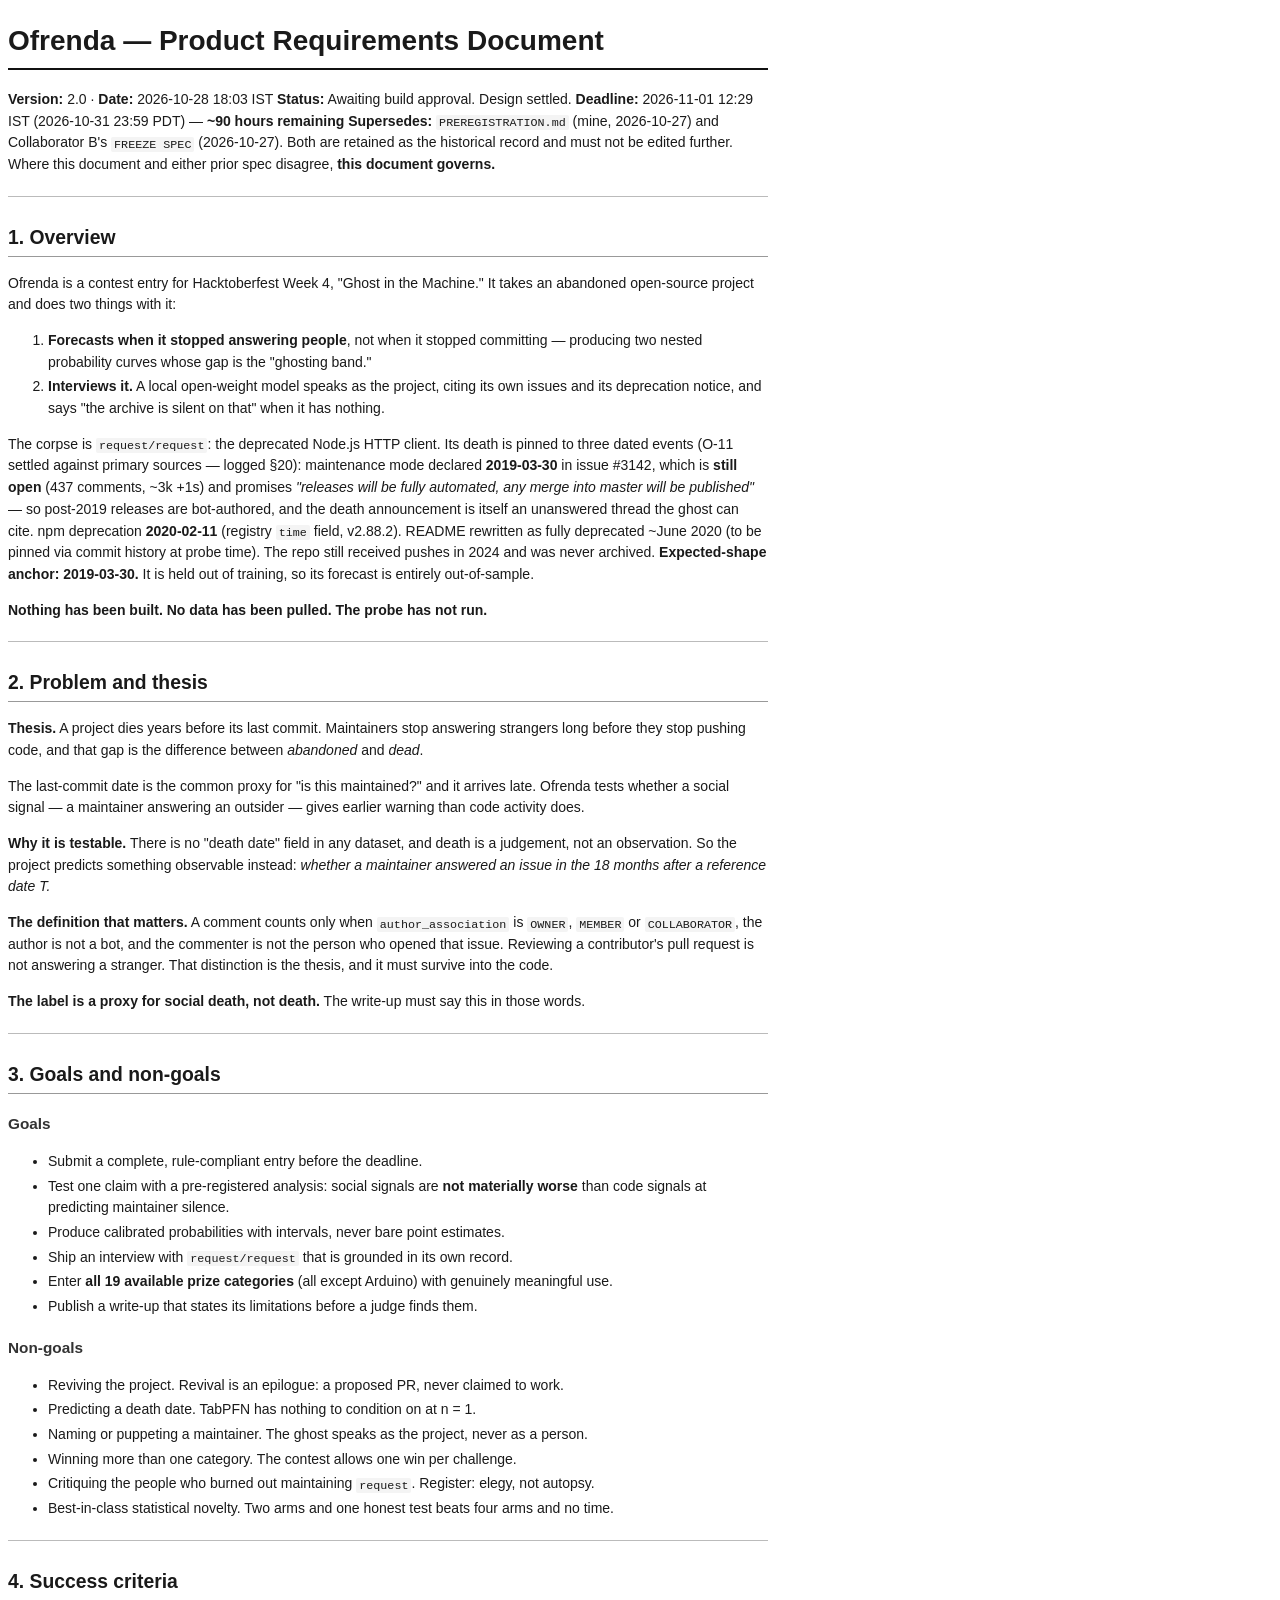
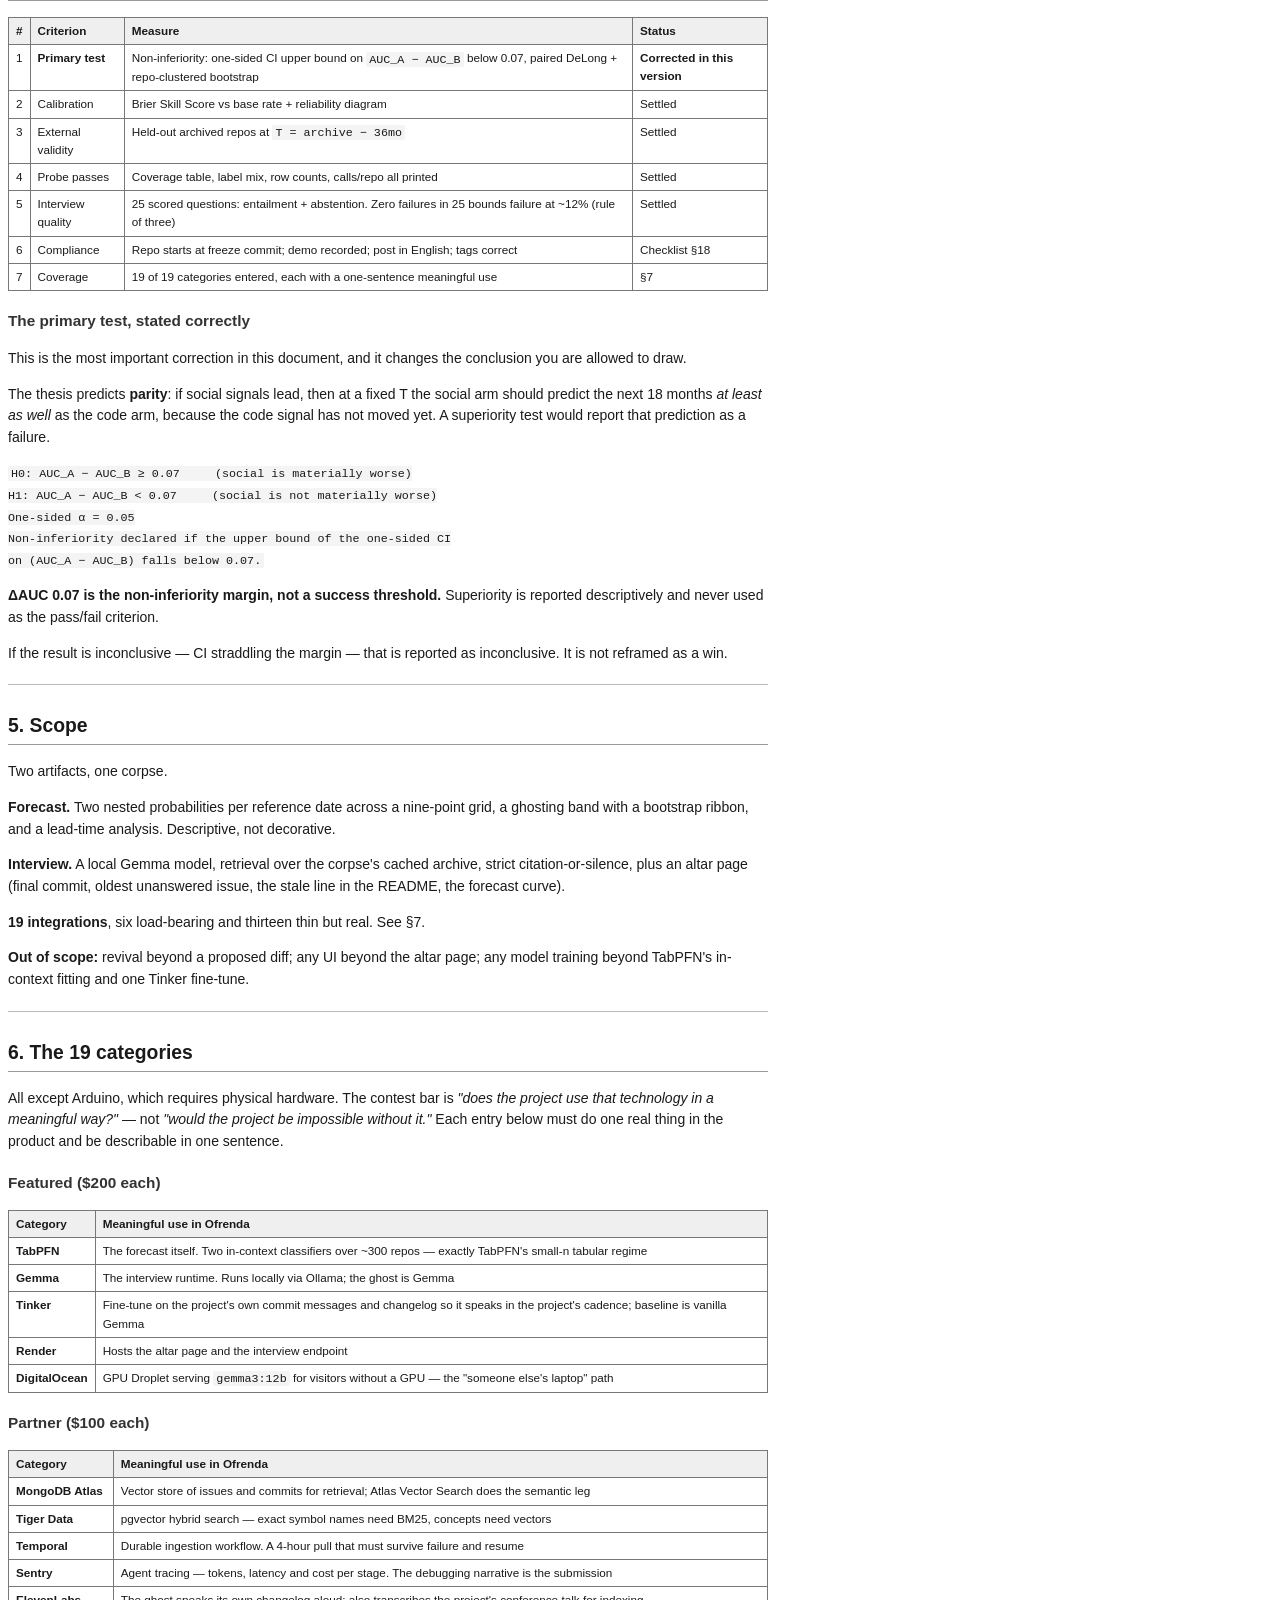
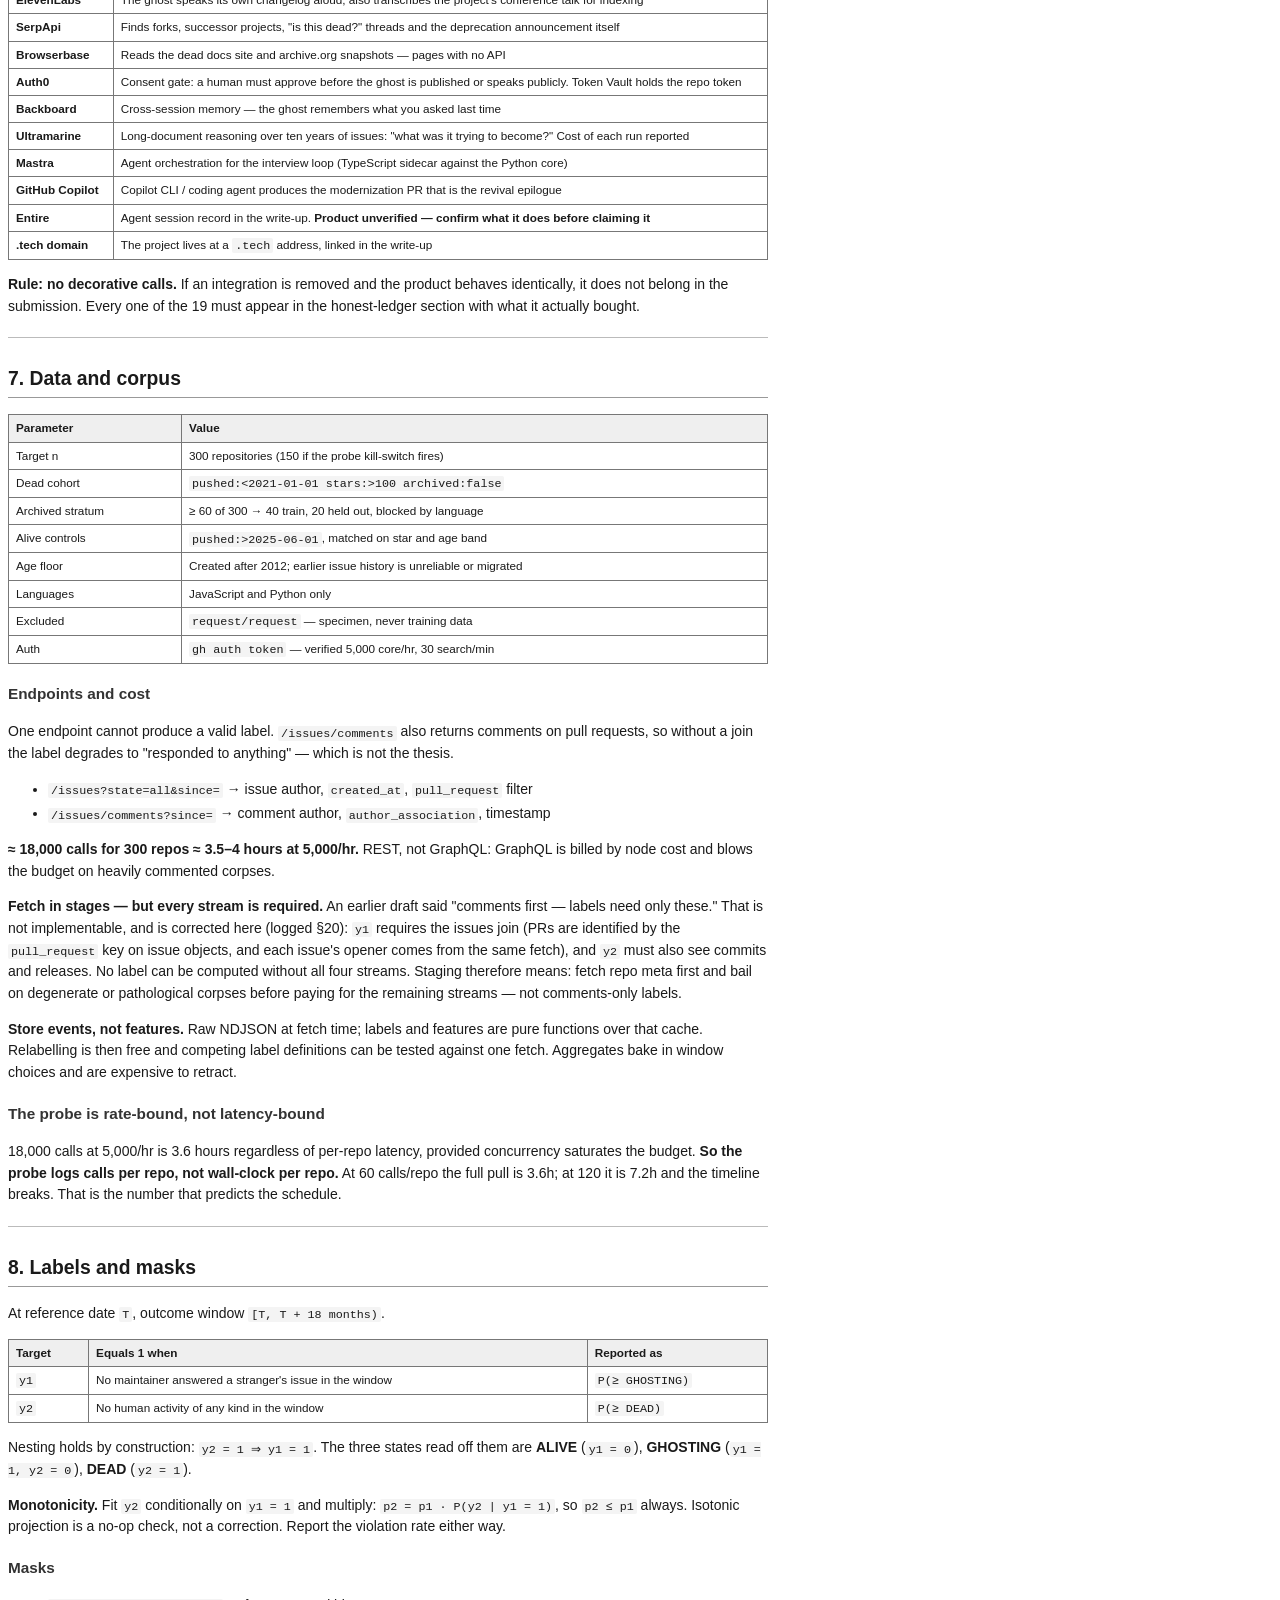
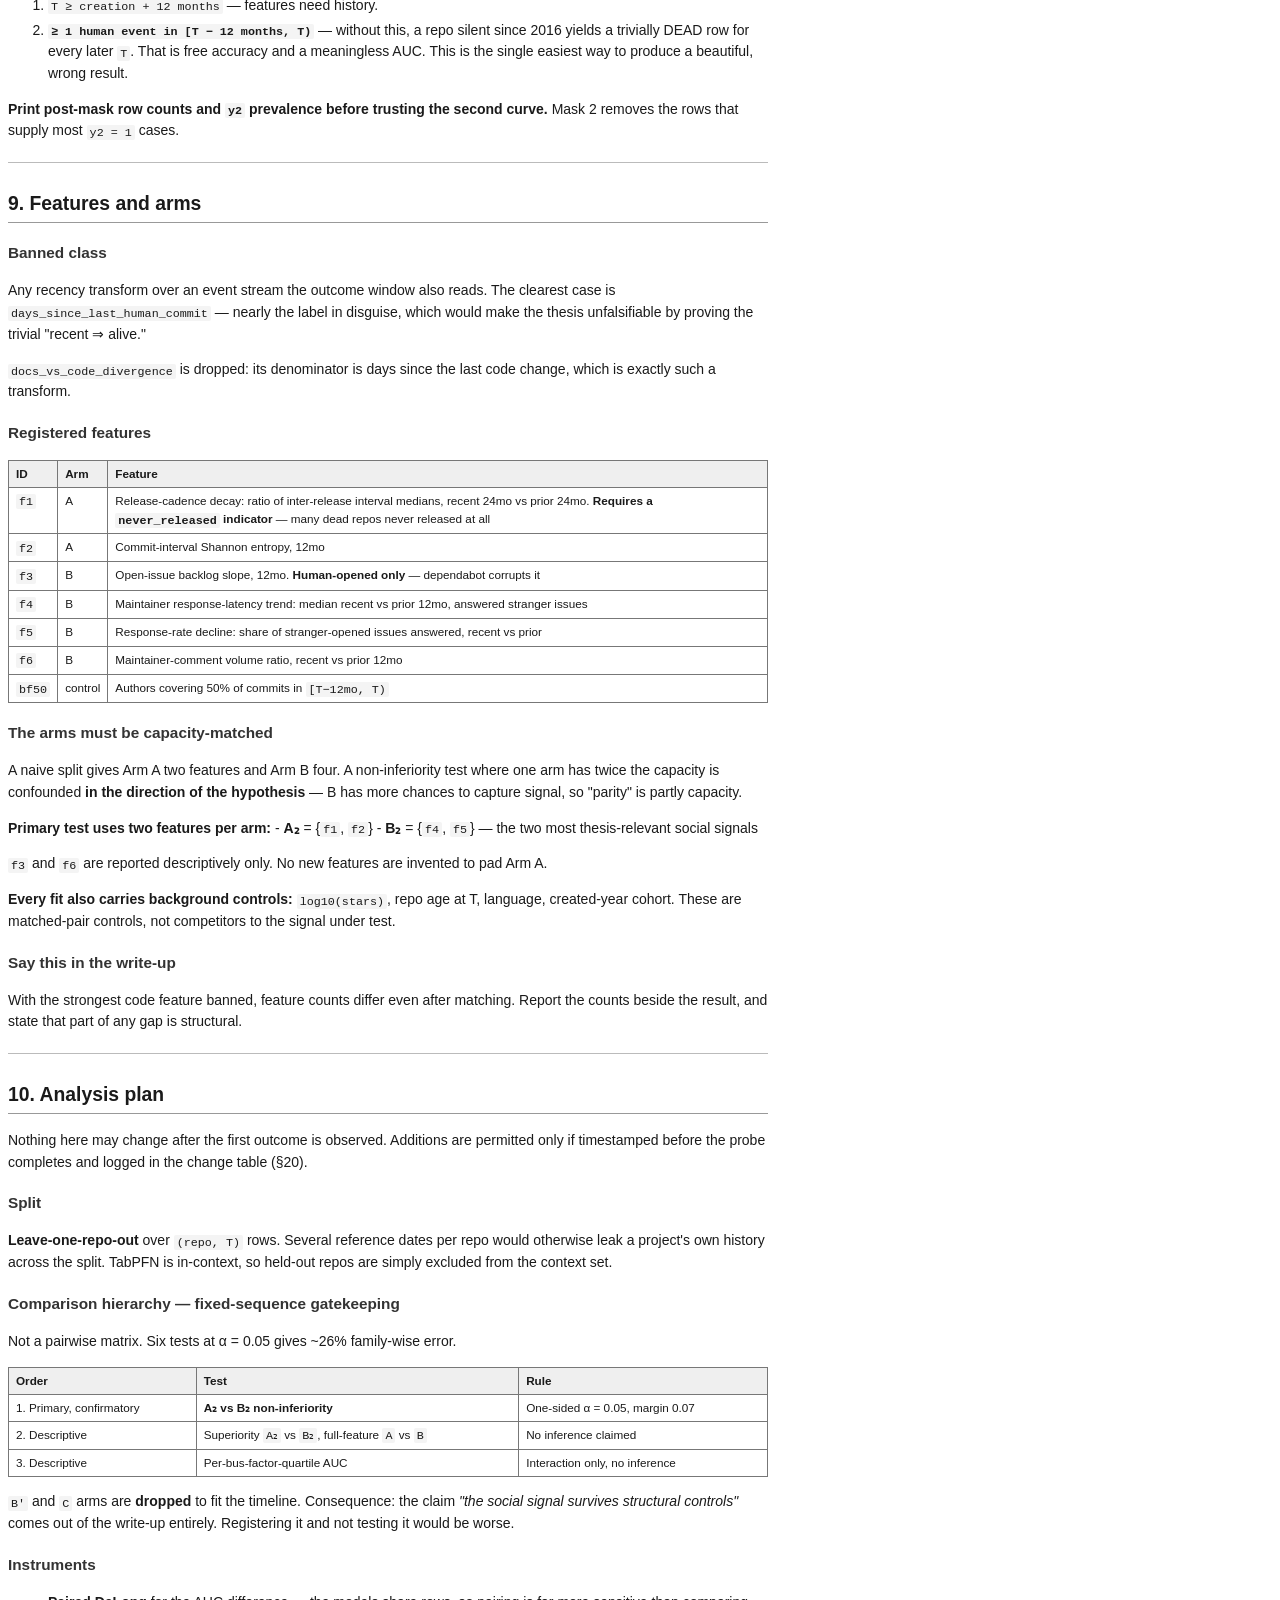
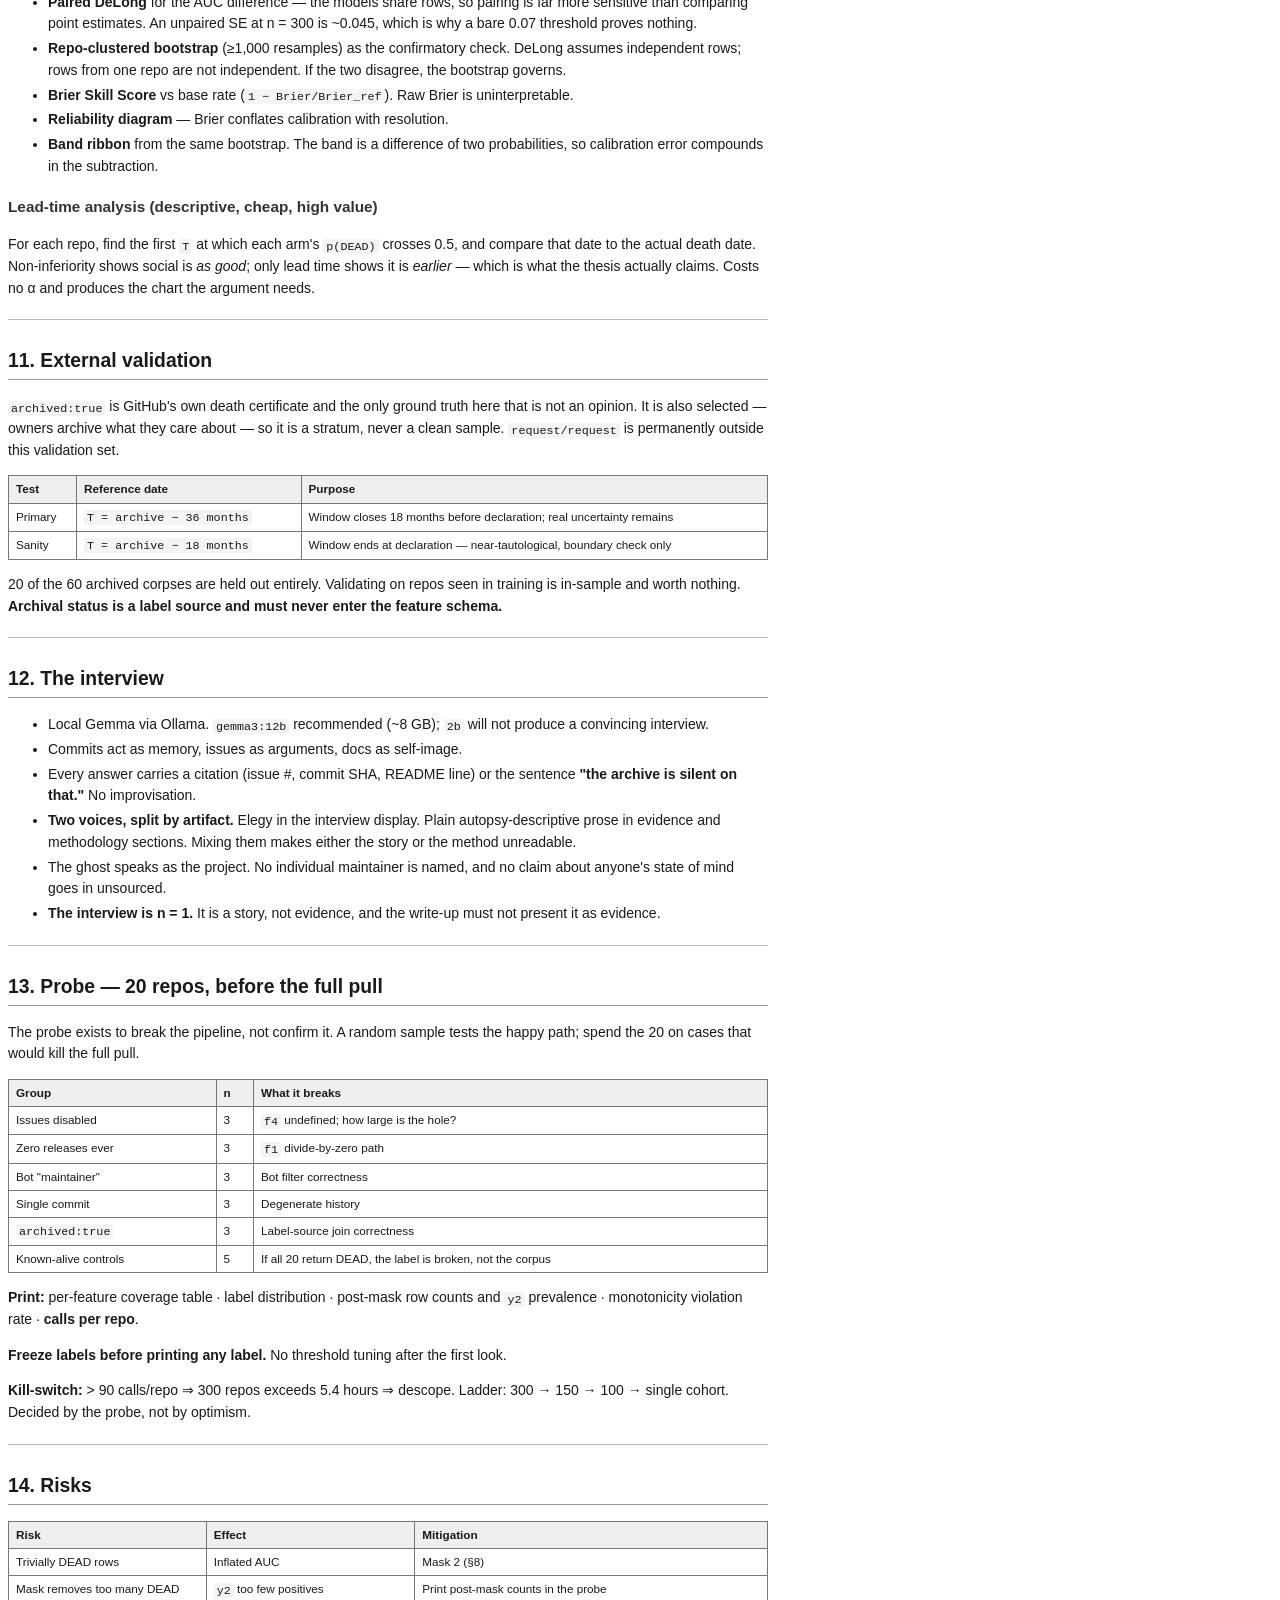
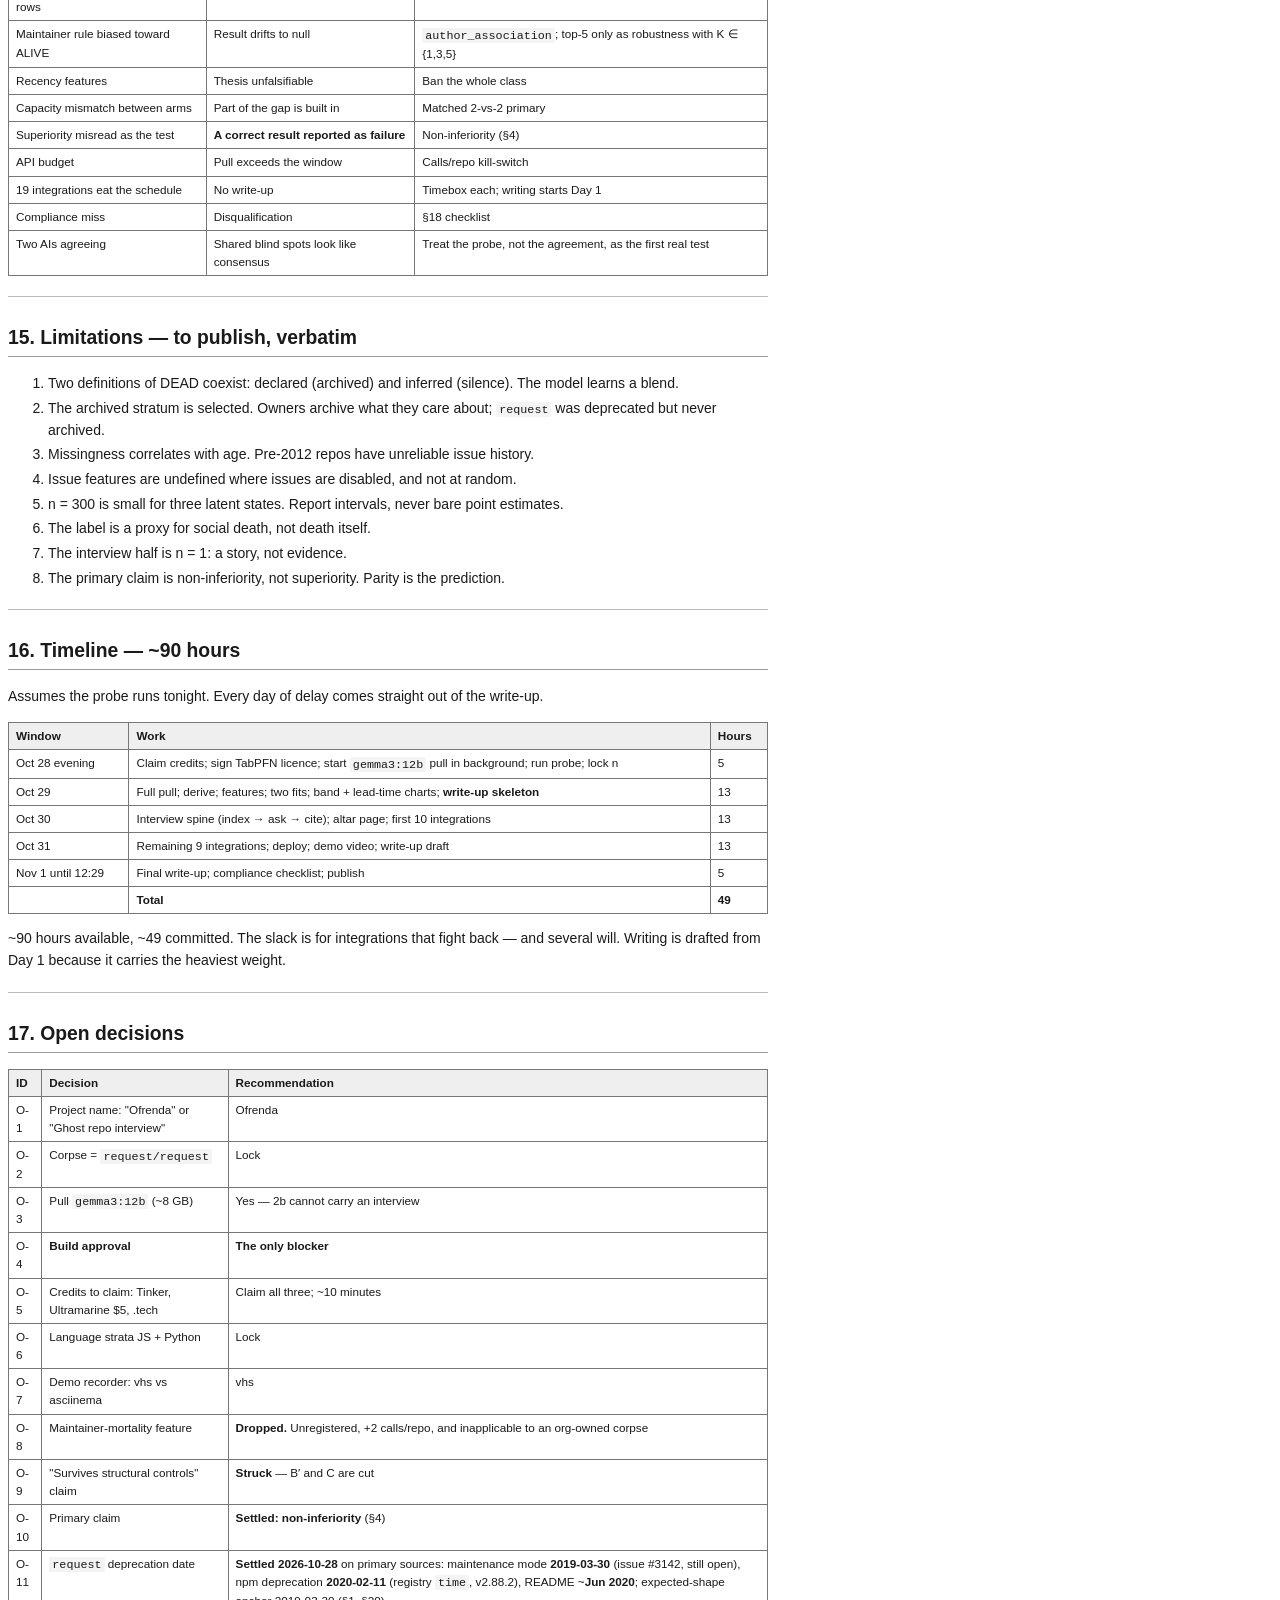
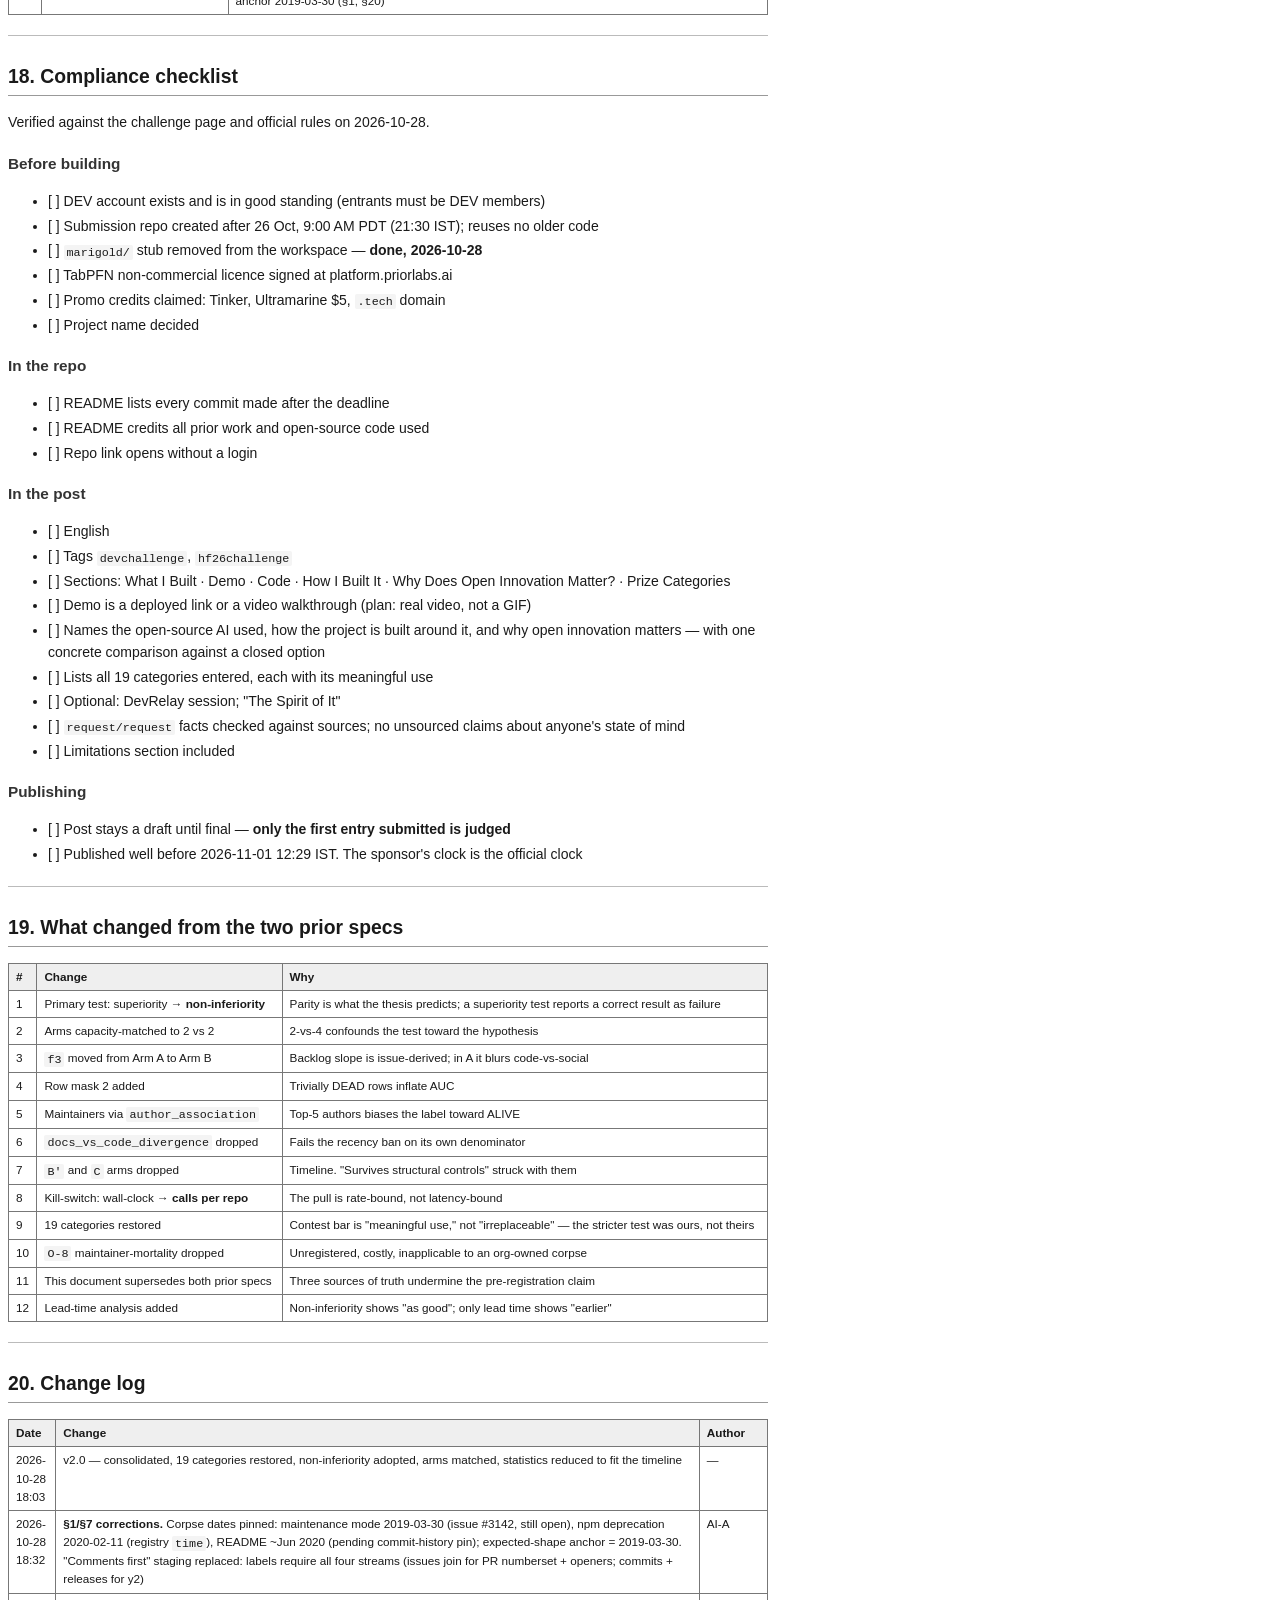
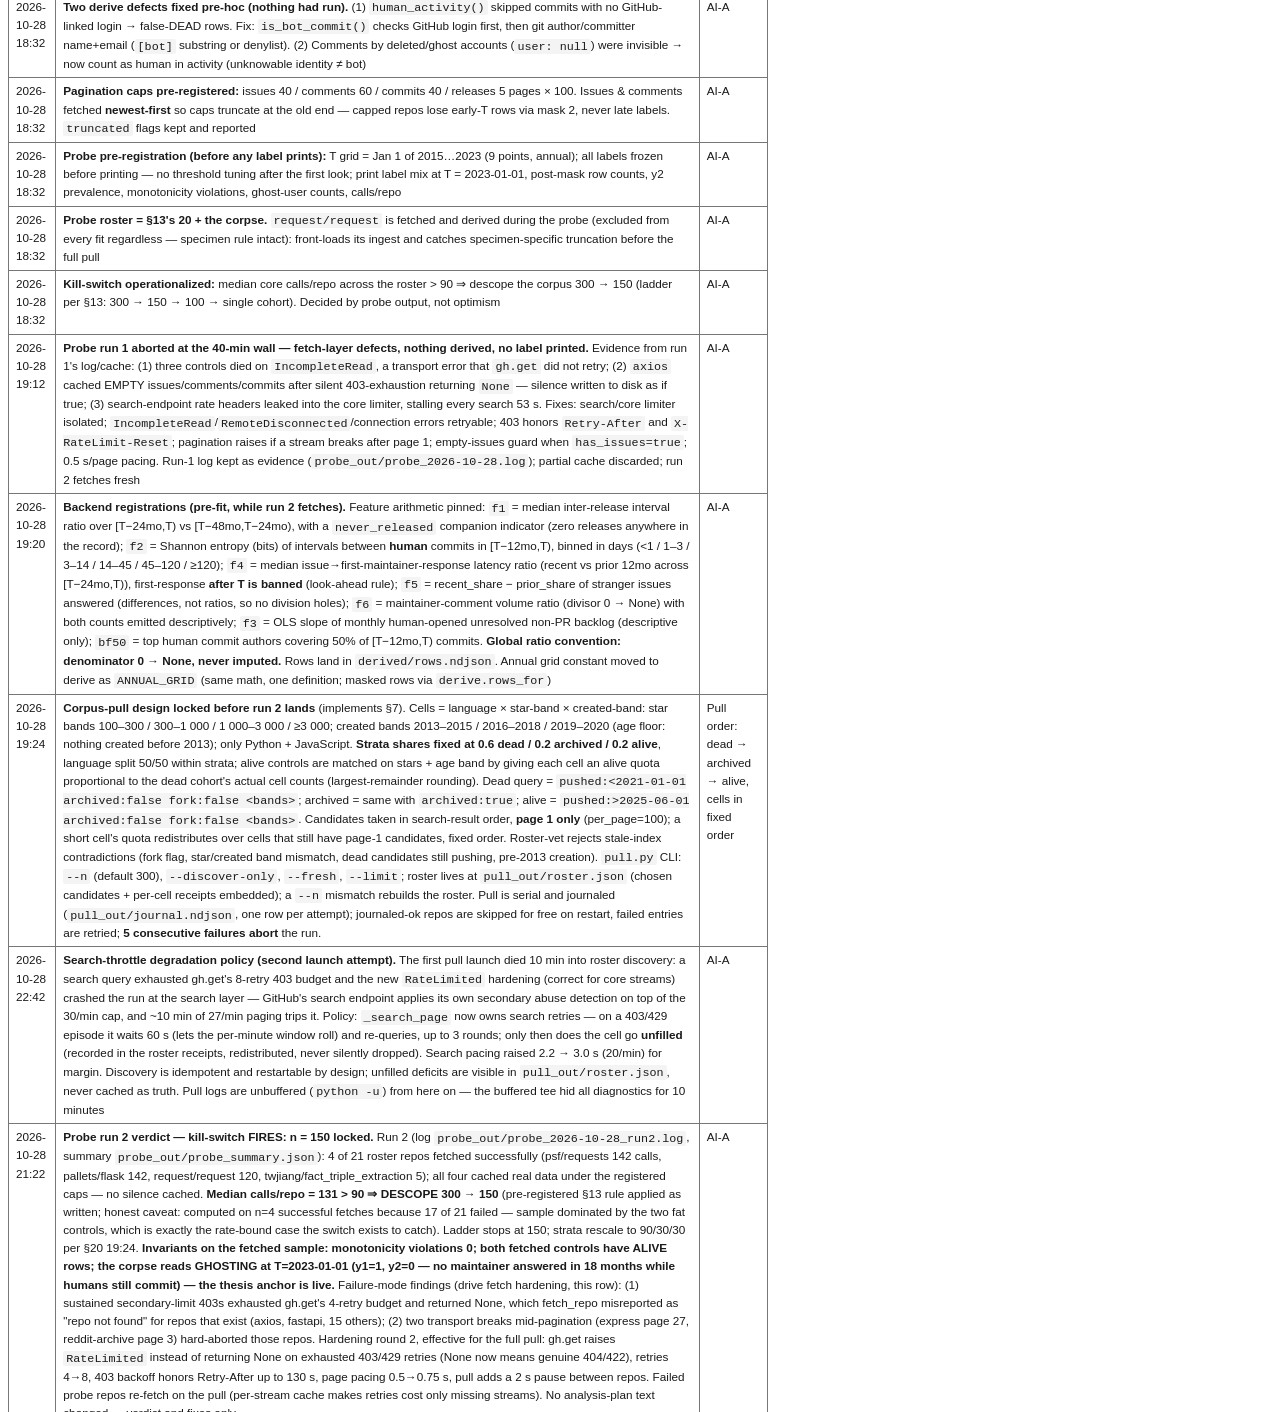
<file: PRD.html>
<!doctype html><html><head><meta charset='utf-8'><title>Ofrenda — PRD v2.0</title><style>
@page { margin: 18mm 16mm; }
body {
  font-family: "Helvetica Neue", Helvetica, Arial, sans-serif;
  font-size: 10.5pt; line-height: 1.55; color: #1a1a1a; max-width: 760px;
}
h1 { font-size: 21pt; border-bottom: 2.5px solid #111; padding-bottom: 6px; }
h2 { font-size: 14.5pt; margin-top: 26px; border-bottom: 1px solid #999; padding-bottom: 3px; }
h3 { font-size: 11.5pt; margin-top: 18px; color: #333; }
table { border-collapse: collapse; width: 100%; margin: 10px 0; font-size: 8.8pt; }
th, td { border: 0.6px solid #777; padding: 4px 7px; text-align: left; vertical-align: top; }
th { background: #efefef; }
code { font-family: "SF Mono", Menlo, monospace; font-size: 8.8pt;
       background: #f4f4f4; padding: 0.5px 3px; border-radius: 2px; }
li { margin-bottom: 3px; }
blockquote { color: #444; border-left: 3px solid #bbb; margin-left: 0; padding-left: 12px; }
hr { border: none; border-top: 1px solid #bbb; margin: 20px 0; }
strong { font-weight: 650; }
</style></head><body><h1>Ofrenda — Product Requirements Document</h1>
<p><strong>Version:</strong> 2.0 · <strong>Date:</strong> 2026-10-28 18:03 IST
<strong>Status:</strong> Awaiting build approval. Design settled.
<strong>Deadline:</strong> 2026-11-01 12:29 IST (2026-10-31 23:59 PDT) — <strong>~90 hours remaining</strong>
<strong>Supersedes:</strong> <code>PREREGISTRATION.md</code> (mine, 2026-10-27) and Collaborator B's <code>FREEZE SPEC</code>
(2026-10-27). Both are retained as the historical record and must not be edited further.
Where this document and either prior spec disagree, <strong>this document governs.</strong></p>
<hr />
<h2>1. Overview</h2>
<p>Ofrenda is a contest entry for Hacktoberfest Week 4, "Ghost in the Machine." It takes an
abandoned open-source project and does two things with it:</p>
<ol>
<li><strong>Forecasts when it stopped answering people</strong>, not when it stopped committing — producing
   two nested probability curves whose gap is the "ghosting band."</li>
<li><strong>Interviews it.</strong> A local open-weight model speaks as the project, citing its own issues
   and its deprecation notice, and says "the archive is silent on that" when it has nothing.</li>
</ol>
<p>The corpse is <code>request/request</code>: the deprecated Node.js HTTP client. Its death is pinned to
three dated events (O-11 settled against primary sources — logged §20): maintenance mode
declared <strong>2019-03-30</strong> in issue #3142, which is <strong>still open</strong> (437 comments, ~3k +1s) and
promises <em>"releases will be fully automated, any merge into master will be published"</em> — so
post-2019 releases are bot-authored, and the death announcement is itself an unanswered
thread the ghost can cite. npm deprecation <strong>2020-02-11</strong> (registry <code>time</code> field, v2.88.2).
README rewritten as fully deprecated ~June 2020 (to be pinned via commit history at probe
time). The repo still received pushes in 2024 and was never archived.
<strong>Expected-shape anchor: 2019-03-30.</strong> It is held out of training, so its forecast is
entirely out-of-sample.</p>
<p><strong>Nothing has been built. No data has been pulled. The probe has not run.</strong></p>
<hr />
<h2>2. Problem and thesis</h2>
<p><strong>Thesis.</strong> A project dies years before its last commit. Maintainers stop answering strangers
long before they stop pushing code, and that gap is the difference between <em>abandoned</em> and
<em>dead</em>.</p>
<p>The last-commit date is the common proxy for "is this maintained?" and it arrives late. Ofrenda
tests whether a social signal — a maintainer answering an outsider — gives earlier warning than
code activity does.</p>
<p><strong>Why it is testable.</strong> There is no "death date" field in any dataset, and death is a judgement,
not an observation. So the project predicts something observable instead: <em>whether a maintainer
answered an issue in the 18 months after a reference date T.</em></p>
<p><strong>The definition that matters.</strong> A comment counts only when <code>author_association</code> is
<code>OWNER</code>, <code>MEMBER</code> or <code>COLLABORATOR</code>, the author is not a bot, and the commenter is not the
person who opened that issue. Reviewing a contributor's pull request is not answering a
stranger. That distinction is the thesis, and it must survive into the code.</p>
<p><strong>The label is a proxy for social death, not death.</strong> The write-up must say this in those words.</p>
<hr />
<h2>3. Goals and non-goals</h2>
<h3>Goals</h3>
<ul>
<li>Submit a complete, rule-compliant entry before the deadline.</li>
<li>Test one claim with a pre-registered analysis: social signals are <strong>not materially worse</strong>
  than code signals at predicting maintainer silence.</li>
<li>Produce calibrated probabilities with intervals, never bare point estimates.</li>
<li>Ship an interview with <code>request/request</code> that is grounded in its own record.</li>
<li>Enter <strong>all 19 available prize categories</strong> (all except Arduino) with genuinely meaningful use.</li>
<li>Publish a write-up that states its limitations before a judge finds them.</li>
</ul>
<h3>Non-goals</h3>
<ul>
<li>Reviving the project. Revival is an epilogue: a proposed PR, never claimed to work.</li>
<li>Predicting a death date. TabPFN has nothing to condition on at n = 1.</li>
<li>Naming or puppeting a maintainer. The ghost speaks as the project, never as a person.</li>
<li>Winning more than one category. The contest allows one win per challenge.</li>
<li>Critiquing the people who burned out maintaining <code>request</code>. Register: elegy, not autopsy.</li>
<li>Best-in-class statistical novelty. Two arms and one honest test beats four arms and no time.</li>
</ul>
<hr />
<h2>4. Success criteria</h2>
<table>
<thead>
<tr>
<th>#</th>
<th>Criterion</th>
<th>Measure</th>
<th>Status</th>
</tr>
</thead>
<tbody>
<tr>
<td>1</td>
<td><strong>Primary test</strong></td>
<td>Non-inferiority: one-sided CI upper bound on <code>AUC_A − AUC_B</code> below 0.07, paired DeLong + repo-clustered bootstrap</td>
<td><strong>Corrected in this version</strong></td>
</tr>
<tr>
<td>2</td>
<td>Calibration</td>
<td>Brier Skill Score vs base rate + reliability diagram</td>
<td>Settled</td>
</tr>
<tr>
<td>3</td>
<td>External validity</td>
<td>Held-out archived repos at <code>T = archive − 36mo</code></td>
<td>Settled</td>
</tr>
<tr>
<td>4</td>
<td>Probe passes</td>
<td>Coverage table, label mix, row counts, calls/repo all printed</td>
<td>Settled</td>
</tr>
<tr>
<td>5</td>
<td>Interview quality</td>
<td>25 scored questions: entailment + abstention. Zero failures in 25 bounds failure at ~12% (rule of three)</td>
<td>Settled</td>
</tr>
<tr>
<td>6</td>
<td>Compliance</td>
<td>Repo starts at freeze commit; demo recorded; post in English; tags correct</td>
<td>Checklist §18</td>
</tr>
<tr>
<td>7</td>
<td>Coverage</td>
<td>19 of 19 categories entered, each with a one-sentence meaningful use</td>
<td>§7</td>
</tr>
</tbody>
</table>
<h3>The primary test, stated correctly</h3>
<p>This is the most important correction in this document, and it changes the conclusion you are
allowed to draw.</p>
<p>The thesis predicts <strong>parity</strong>: if social signals lead, then at a fixed T the social arm should
predict the next 18 months <em>at least as well</em> as the code arm, because the code signal has not
moved yet. A superiority test would report that prediction as a failure.</p>
<pre><code>H0: AUC_A − AUC_B ≥ 0.07     (social is materially worse)
H1: AUC_A − AUC_B &lt; 0.07     (social is not materially worse)
One-sided α = 0.05
Non-inferiority declared if the upper bound of the one-sided CI
on (AUC_A − AUC_B) falls below 0.07.
</code></pre>
<p><strong>ΔAUC 0.07 is the non-inferiority margin, not a success threshold.</strong> Superiority is reported
descriptively and never used as the pass/fail criterion.</p>
<p>If the result is inconclusive — CI straddling the margin — that is reported as inconclusive.
It is not reframed as a win.</p>
<hr />
<h2>5. Scope</h2>
<p>Two artifacts, one corpse.</p>
<p><strong>Forecast.</strong> Two nested probabilities per reference date across a nine-point grid, a ghosting
band with a bootstrap ribbon, and a lead-time analysis. Descriptive, not decorative.</p>
<p><strong>Interview.</strong> A local Gemma model, retrieval over the corpse's cached archive, strict
citation-or-silence, plus an altar page (final commit, oldest unanswered issue, the stale line
in the README, the forecast curve).</p>
<p><strong>19 integrations</strong>, six load-bearing and thirteen thin but real. See §7.</p>
<p><strong>Out of scope:</strong> revival beyond a proposed diff; any UI beyond the altar page; any model
training beyond TabPFN's in-context fitting and one Tinker fine-tune.</p>
<hr />
<h2>6. The 19 categories</h2>
<p>All except Arduino, which requires physical hardware. The contest bar is <em>"does the project use
that technology in a meaningful way?"</em> — not <em>"would the project be impossible without it."</em>
Each entry below must do one real thing in the product and be describable in one sentence.</p>
<h3>Featured ($200 each)</h3>
<table>
<thead>
<tr>
<th>Category</th>
<th>Meaningful use in Ofrenda</th>
</tr>
</thead>
<tbody>
<tr>
<td><strong>TabPFN</strong></td>
<td>The forecast itself. Two in-context classifiers over ~300 repos — exactly TabPFN's small-n tabular regime</td>
</tr>
<tr>
<td><strong>Gemma</strong></td>
<td>The interview runtime. Runs locally via Ollama; the ghost is Gemma</td>
</tr>
<tr>
<td><strong>Tinker</strong></td>
<td>Fine-tune on the project's own commit messages and changelog so it speaks in the project's cadence; baseline is vanilla Gemma</td>
</tr>
<tr>
<td><strong>Render</strong></td>
<td>Hosts the altar page and the interview endpoint</td>
</tr>
<tr>
<td><strong>DigitalOcean</strong></td>
<td>GPU Droplet serving <code>gemma3:12b</code> for visitors without a GPU — the "someone else's laptop" path</td>
</tr>
</tbody>
</table>
<h3>Partner ($100 each)</h3>
<table>
<thead>
<tr>
<th>Category</th>
<th>Meaningful use in Ofrenda</th>
</tr>
</thead>
<tbody>
<tr>
<td><strong>MongoDB Atlas</strong></td>
<td>Vector store of issues and commits for retrieval; Atlas Vector Search does the semantic leg</td>
</tr>
<tr>
<td><strong>Tiger Data</strong></td>
<td>pgvector hybrid search — exact symbol names need BM25, concepts need vectors</td>
</tr>
<tr>
<td><strong>Temporal</strong></td>
<td>Durable ingestion workflow. A 4-hour pull that must survive failure and resume</td>
</tr>
<tr>
<td><strong>Sentry</strong></td>
<td>Agent tracing — tokens, latency and cost per stage. The debugging narrative is the submission</td>
</tr>
<tr>
<td><strong>ElevenLabs</strong></td>
<td>The ghost speaks its own changelog aloud; also transcribes the project's conference talk for indexing</td>
</tr>
<tr>
<td><strong>SerpApi</strong></td>
<td>Finds forks, successor projects, "is this dead?" threads and the deprecation announcement itself</td>
</tr>
<tr>
<td><strong>Browserbase</strong></td>
<td>Reads the dead docs site and archive.org snapshots — pages with no API</td>
</tr>
<tr>
<td><strong>Auth0</strong></td>
<td>Consent gate: a human must approve before the ghost is published or speaks publicly. Token Vault holds the repo token</td>
</tr>
<tr>
<td><strong>Backboard</strong></td>
<td>Cross-session memory — the ghost remembers what you asked last time</td>
</tr>
<tr>
<td><strong>Ultramarine</strong></td>
<td>Long-document reasoning over ten years of issues: "what was it trying to become?" Cost of each run reported</td>
</tr>
<tr>
<td><strong>Mastra</strong></td>
<td>Agent orchestration for the interview loop (TypeScript sidecar against the Python core)</td>
</tr>
<tr>
<td><strong>GitHub Copilot</strong></td>
<td>Copilot CLI / coding agent produces the modernization PR that is the revival epilogue</td>
</tr>
<tr>
<td><strong>Entire</strong></td>
<td>Agent session record in the write-up. <strong>Product unverified — confirm what it does before claiming it</strong></td>
</tr>
<tr>
<td><strong>.tech domain</strong></td>
<td>The project lives at a <code>.tech</code> address, linked in the write-up</td>
</tr>
</tbody>
</table>
<p><strong>Rule: no decorative calls.</strong> If an integration is removed and the product behaves identically,
it does not belong in the submission. Every one of the 19 must appear in the honest-ledger
section with what it actually bought.</p>
<hr />
<h2>7. Data and corpus</h2>
<table>
<thead>
<tr>
<th>Parameter</th>
<th>Value</th>
</tr>
</thead>
<tbody>
<tr>
<td>Target n</td>
<td>300 repositories (150 if the probe kill-switch fires)</td>
</tr>
<tr>
<td>Dead cohort</td>
<td><code>pushed:&lt;2021-01-01 stars:&gt;100 archived:false</code></td>
</tr>
<tr>
<td>Archived stratum</td>
<td>≥ 60 of 300 → 40 train, 20 held out, blocked by language</td>
</tr>
<tr>
<td>Alive controls</td>
<td><code>pushed:&gt;2025-06-01</code>, matched on star and age band</td>
</tr>
<tr>
<td>Age floor</td>
<td>Created after 2012; earlier issue history is unreliable or migrated</td>
</tr>
<tr>
<td>Languages</td>
<td>JavaScript and Python only</td>
</tr>
<tr>
<td>Excluded</td>
<td><code>request/request</code> — specimen, never training data</td>
</tr>
<tr>
<td>Auth</td>
<td><code>gh auth token</code> — verified 5,000 core/hr, 30 search/min</td>
</tr>
</tbody>
</table>
<h3>Endpoints and cost</h3>
<p>One endpoint cannot produce a valid label. <code>/issues/comments</code> also returns comments on pull
requests, so without a join the label degrades to "responded to anything" — which is not the
thesis.</p>
<ul>
<li><code>/issues?state=all&amp;since=</code> → issue author, <code>created_at</code>, <code>pull_request</code> filter</li>
<li><code>/issues/comments?since=</code> → comment author, <code>author_association</code>, timestamp</li>
</ul>
<p><strong>≈ 18,000 calls for 300 repos ≈ 3.5–4 hours at 5,000/hr.</strong> REST, not GraphQL: GraphQL is billed
by node cost and blows the budget on heavily commented corpses.</p>
<p><strong>Fetch in stages — but every stream is required.</strong> An earlier draft said "comments first —
labels need only these." That is not implementable, and is corrected here (logged §20):
<code>y1</code> requires the issues join (PRs are identified by the <code>pull_request</code> key on issue objects,
and each issue's opener comes from the same fetch), and <code>y2</code> must also see commits and
releases. No label can be computed without all four streams. Staging therefore means:
fetch repo meta first and bail on degenerate or pathological corpses before paying for the
remaining streams — not comments-only labels.</p>
<p><strong>Store events, not features.</strong> Raw NDJSON at fetch time; labels and features are pure functions
over that cache. Relabelling is then free and competing label definitions can be tested against
one fetch. Aggregates bake in window choices and are expensive to retract.</p>
<h3>The probe is rate-bound, not latency-bound</h3>
<p>18,000 calls at 5,000/hr is 3.6 hours regardless of per-repo latency, provided concurrency
saturates the budget. <strong>So the probe logs calls per repo, not wall-clock per repo.</strong> At 60
calls/repo the full pull is 3.6h; at 120 it is 7.2h and the timeline breaks. That is the number
that predicts the schedule.</p>
<hr />
<h2>8. Labels and masks</h2>
<p>At reference date <code>T</code>, outcome window <code>[T, T + 18 months)</code>.</p>
<table>
<thead>
<tr>
<th>Target</th>
<th>Equals 1 when</th>
<th>Reported as</th>
</tr>
</thead>
<tbody>
<tr>
<td><code>y1</code></td>
<td>No maintainer answered a stranger's issue in the window</td>
<td><code>P(≥ GHOSTING)</code></td>
</tr>
<tr>
<td><code>y2</code></td>
<td>No human activity of any kind in the window</td>
<td><code>P(≥ DEAD)</code></td>
</tr>
</tbody>
</table>
<p>Nesting holds by construction: <code>y2 = 1 ⇒ y1 = 1</code>. The three states read off them are
<strong>ALIVE</strong> (<code>y1 = 0</code>), <strong>GHOSTING</strong> (<code>y1 = 1, y2 = 0</code>), <strong>DEAD</strong> (<code>y2 = 1</code>).</p>
<p><strong>Monotonicity.</strong> Fit <code>y2</code> conditionally on <code>y1 = 1</code> and multiply: <code>p2 = p1 · P(y2 | y1 = 1)</code>, so
<code>p2 ≤ p1</code> always. Isotonic projection is a no-op check, not a correction. Report the violation
rate either way.</p>
<h3>Masks</h3>
<ol>
<li><code>T ≥ creation + 12 months</code> — features need history.</li>
<li><strong><code>≥ 1 human event in [T − 12 months, T)</code></strong> — without this, a repo silent since 2016 yields a
   trivially DEAD row for every later <code>T</code>. That is free accuracy and a meaningless AUC. This is
   the single easiest way to produce a beautiful, wrong result.</li>
</ol>
<p><strong>Print post-mask row counts and <code>y2</code> prevalence before trusting the second curve.</strong> Mask 2
removes the rows that supply most <code>y2 = 1</code> cases.</p>
<hr />
<h2>9. Features and arms</h2>
<h3>Banned class</h3>
<p>Any recency transform over an event stream the outcome window also reads. The clearest case is
<code>days_since_last_human_commit</code> — nearly the label in disguise, which would make the thesis
unfalsifiable by proving the trivial "recent ⇒ alive."</p>
<p><code>docs_vs_code_divergence</code> is dropped: its denominator is days since the last code change, which
is exactly such a transform.</p>
<h3>Registered features</h3>
<table>
<thead>
<tr>
<th>ID</th>
<th>Arm</th>
<th>Feature</th>
</tr>
</thead>
<tbody>
<tr>
<td><code>f1</code></td>
<td>A</td>
<td>Release-cadence decay: ratio of inter-release interval medians, recent 24mo vs prior 24mo. <strong>Requires a <code>never_released</code> indicator</strong> — many dead repos never released at all</td>
</tr>
<tr>
<td><code>f2</code></td>
<td>A</td>
<td>Commit-interval Shannon entropy, 12mo</td>
</tr>
<tr>
<td><code>f3</code></td>
<td>B</td>
<td>Open-issue backlog slope, 12mo. <strong>Human-opened only</strong> — dependabot corrupts it</td>
</tr>
<tr>
<td><code>f4</code></td>
<td>B</td>
<td>Maintainer response-latency trend: median recent vs prior 12mo, answered stranger issues</td>
</tr>
<tr>
<td><code>f5</code></td>
<td>B</td>
<td>Response-rate decline: share of stranger-opened issues answered, recent vs prior</td>
</tr>
<tr>
<td><code>f6</code></td>
<td>B</td>
<td>Maintainer-comment volume ratio, recent vs prior 12mo</td>
</tr>
<tr>
<td><code>bf50</code></td>
<td>control</td>
<td>Authors covering 50% of commits in <code>[T−12mo, T)</code></td>
</tr>
</tbody>
</table>
<h3>The arms must be capacity-matched</h3>
<p>A naive split gives Arm A two features and Arm B four. A non-inferiority test where one arm has
twice the capacity is confounded <strong>in the direction of the hypothesis</strong> — B has more chances to
capture signal, so "parity" is partly capacity.</p>
<p><strong>Primary test uses two features per arm:</strong>
- <strong>A₂</strong> = {<code>f1</code>, <code>f2</code>}
- <strong>B₂</strong> = {<code>f4</code>, <code>f5</code>} — the two most thesis-relevant social signals</p>
<p><code>f3</code> and <code>f6</code> are reported descriptively only. No new features are invented to pad Arm A.</p>
<p><strong>Every fit also carries background controls:</strong> <code>log10(stars)</code>, repo age at T, language,
created-year cohort. These are matched-pair controls, not competitors to the signal under test.</p>
<h3>Say this in the write-up</h3>
<p>With the strongest code feature banned, feature counts differ even after matching. Report the
counts beside the result, and state that part of any gap is structural.</p>
<hr />
<h2>10. Analysis plan</h2>
<p>Nothing here may change after the first outcome is observed. Additions are permitted only if
timestamped before the probe completes and logged in the change table (§20).</p>
<h3>Split</h3>
<p><strong>Leave-one-repo-out</strong> over <code>(repo, T)</code> rows. Several reference dates per repo would otherwise
leak a project's own history across the split. TabPFN is in-context, so held-out repos are simply
excluded from the context set.</p>
<h3>Comparison hierarchy — fixed-sequence gatekeeping</h3>
<p>Not a pairwise matrix. Six tests at α = 0.05 gives ~26% family-wise error.</p>
<table>
<thead>
<tr>
<th>Order</th>
<th>Test</th>
<th>Rule</th>
</tr>
</thead>
<tbody>
<tr>
<td>1. Primary, confirmatory</td>
<td><strong>A₂ vs B₂ non-inferiority</strong></td>
<td>One-sided α = 0.05, margin 0.07</td>
</tr>
<tr>
<td>2. Descriptive</td>
<td>Superiority <code>A₂</code> vs <code>B₂</code>, full-feature <code>A</code> vs <code>B</code></td>
<td>No inference claimed</td>
</tr>
<tr>
<td>3. Descriptive</td>
<td>Per-bus-factor-quartile AUC</td>
<td>Interaction only, no inference</td>
</tr>
</tbody>
</table>
<p><code>B′</code> and <code>C</code> arms are <strong>dropped</strong> to fit the timeline. Consequence: the claim <em>"the social signal
survives structural controls"</em> comes out of the write-up entirely. Registering it and not
testing it would be worse.</p>
<h3>Instruments</h3>
<ul>
<li><strong>Paired DeLong</strong> for the AUC difference — the models share rows, so pairing is far more
  sensitive than comparing point estimates. An unpaired SE at n = 300 is ~0.045, which is why a
  bare 0.07 threshold proves nothing.</li>
<li><strong>Repo-clustered bootstrap</strong> (≥1,000 resamples) as the confirmatory check. DeLong assumes
  independent rows; rows from one repo are not independent. If the two disagree, the bootstrap
  governs.</li>
<li><strong>Brier Skill Score</strong> vs base rate (<code>1 − Brier/Brier_ref</code>). Raw Brier is uninterpretable.</li>
<li><strong>Reliability diagram</strong> — Brier conflates calibration with resolution.</li>
<li><strong>Band ribbon</strong> from the same bootstrap. The band is a difference of two probabilities, so
  calibration error compounds in the subtraction.</li>
</ul>
<h3>Lead-time analysis (descriptive, cheap, high value)</h3>
<p>For each repo, find the first <code>T</code> at which each arm's <code>p(DEAD)</code> crosses 0.5, and compare that
date to the actual death date. Non-inferiority shows social is <em>as good</em>; only lead time shows it
is <em>earlier</em> — which is what the thesis actually claims. Costs no α and produces the chart the
argument needs.</p>
<hr />
<h2>11. External validation</h2>
<p><code>archived:true</code> is GitHub's own death certificate and the only ground truth here that is not an
opinion. It is also selected — owners archive what they care about — so it is a stratum, never a
clean sample. <code>request/request</code> is permanently outside this validation set.</p>
<table>
<thead>
<tr>
<th>Test</th>
<th>Reference date</th>
<th>Purpose</th>
</tr>
</thead>
<tbody>
<tr>
<td>Primary</td>
<td><code>T = archive − 36 months</code></td>
<td>Window closes 18 months before declaration; real uncertainty remains</td>
</tr>
<tr>
<td>Sanity</td>
<td><code>T = archive − 18 months</code></td>
<td>Window ends at declaration — near-tautological, boundary check only</td>
</tr>
</tbody>
</table>
<p>20 of the 60 archived corpses are held out entirely. Validating on repos seen in training is
in-sample and worth nothing. <strong>Archival status is a label source and must never enter the feature
schema.</strong></p>
<hr />
<h2>12. The interview</h2>
<ul>
<li>Local Gemma via Ollama. <code>gemma3:12b</code> recommended (~8 GB); <code>2b</code> will not produce a convincing
  interview.</li>
<li>Commits act as memory, issues as arguments, docs as self-image.</li>
<li>Every answer carries a citation (issue #, commit SHA, README line) or the sentence
  <strong>"the archive is silent on that."</strong> No improvisation.</li>
<li><strong>Two voices, split by artifact.</strong> Elegy in the interview display. Plain autopsy-descriptive
  prose in evidence and methodology sections. Mixing them makes either the story or the method
  unreadable.</li>
<li>The ghost speaks as the project. No individual maintainer is named, and no claim about anyone's
  state of mind goes in unsourced.</li>
<li><strong>The interview is n = 1.</strong> It is a story, not evidence, and the write-up must not present it
  as evidence.</li>
</ul>
<hr />
<h2>13. Probe — 20 repos, before the full pull</h2>
<p>The probe exists to break the pipeline, not confirm it. A random sample tests the happy path;
spend the 20 on cases that would kill the full pull.</p>
<table>
<thead>
<tr>
<th>Group</th>
<th>n</th>
<th>What it breaks</th>
</tr>
</thead>
<tbody>
<tr>
<td>Issues disabled</td>
<td>3</td>
<td><code>f4</code> undefined; how large is the hole?</td>
</tr>
<tr>
<td>Zero releases ever</td>
<td>3</td>
<td><code>f1</code> divide-by-zero path</td>
</tr>
<tr>
<td>Bot "maintainer"</td>
<td>3</td>
<td>Bot filter correctness</td>
</tr>
<tr>
<td>Single commit</td>
<td>3</td>
<td>Degenerate history</td>
</tr>
<tr>
<td><code>archived:true</code></td>
<td>3</td>
<td>Label-source join correctness</td>
</tr>
<tr>
<td>Known-alive controls</td>
<td>5</td>
<td>If all 20 return DEAD, the label is broken, not the corpus</td>
</tr>
</tbody>
</table>
<p><strong>Print:</strong> per-feature coverage table · label distribution · post-mask row counts and <code>y2</code>
prevalence · monotonicity violation rate · <strong>calls per repo</strong>.</p>
<p><strong>Freeze labels before printing any label.</strong> No threshold tuning after the first look.</p>
<p><strong>Kill-switch:</strong> &gt; 90 calls/repo ⇒ 300 repos exceeds 5.4 hours ⇒ descope. Ladder: 300 → 150 →
100 → single cohort. Decided by the probe, not by optimism.</p>
<hr />
<h2>14. Risks</h2>
<table>
<thead>
<tr>
<th>Risk</th>
<th>Effect</th>
<th>Mitigation</th>
</tr>
</thead>
<tbody>
<tr>
<td>Trivially DEAD rows</td>
<td>Inflated AUC</td>
<td>Mask 2 (§8)</td>
</tr>
<tr>
<td>Mask removes too many DEAD rows</td>
<td><code>y2</code> too few positives</td>
<td>Print post-mask counts in the probe</td>
</tr>
<tr>
<td>Maintainer rule biased toward ALIVE</td>
<td>Result drifts to null</td>
<td><code>author_association</code>; top-5 only as robustness with K ∈ {1,3,5}</td>
</tr>
<tr>
<td>Recency features</td>
<td>Thesis unfalsifiable</td>
<td>Ban the whole class</td>
</tr>
<tr>
<td>Capacity mismatch between arms</td>
<td>Part of the gap is built in</td>
<td>Matched 2-vs-2 primary</td>
</tr>
<tr>
<td>Superiority misread as the test</td>
<td><strong>A correct result reported as failure</strong></td>
<td>Non-inferiority (§4)</td>
</tr>
<tr>
<td>API budget</td>
<td>Pull exceeds the window</td>
<td>Calls/repo kill-switch</td>
</tr>
<tr>
<td>19 integrations eat the schedule</td>
<td>No write-up</td>
<td>Timebox each; writing starts Day 1</td>
</tr>
<tr>
<td>Compliance miss</td>
<td>Disqualification</td>
<td>§18 checklist</td>
</tr>
<tr>
<td>Two AIs agreeing</td>
<td>Shared blind spots look like consensus</td>
<td>Treat the probe, not the agreement, as the first real test</td>
</tr>
</tbody>
</table>
<hr />
<h2>15. Limitations — to publish, verbatim</h2>
<ol>
<li>Two definitions of DEAD coexist: declared (archived) and inferred (silence). The model learns
   a blend.</li>
<li>The archived stratum is selected. Owners archive what they care about; <code>request</code> was deprecated
   but never archived.</li>
<li>Missingness correlates with age. Pre-2012 repos have unreliable issue history.</li>
<li>Issue features are undefined where issues are disabled, and not at random.</li>
<li>n = 300 is small for three latent states. Report intervals, never bare point estimates.</li>
<li>The label is a proxy for social death, not death itself.</li>
<li>The interview half is n = 1: a story, not evidence.</li>
<li>The primary claim is non-inferiority, not superiority. Parity is the prediction.</li>
</ol>
<hr />
<h2>16. Timeline — ~90 hours</h2>
<p>Assumes the probe runs tonight. Every day of delay comes straight out of the write-up.</p>
<table>
<thead>
<tr>
<th>Window</th>
<th>Work</th>
<th>Hours</th>
</tr>
</thead>
<tbody>
<tr>
<td>Oct 28 evening</td>
<td>Claim credits; sign TabPFN licence; start <code>gemma3:12b</code> pull in background; run probe; lock n</td>
<td>5</td>
</tr>
<tr>
<td>Oct 29</td>
<td>Full pull; derive; features; two fits; band + lead-time charts; <strong>write-up skeleton</strong></td>
<td>13</td>
</tr>
<tr>
<td>Oct 30</td>
<td>Interview spine (index → ask → cite); altar page; first 10 integrations</td>
<td>13</td>
</tr>
<tr>
<td>Oct 31</td>
<td>Remaining 9 integrations; deploy; demo video; write-up draft</td>
<td>13</td>
</tr>
<tr>
<td>Nov 1 until 12:29</td>
<td>Final write-up; compliance checklist; publish</td>
<td>5</td>
</tr>
<tr>
<td></td>
<td><strong>Total</strong></td>
<td><strong>49</strong></td>
</tr>
</tbody>
</table>
<p>~90 hours available, ~49 committed. The slack is for integrations that fight back — and several
will. Writing is drafted from Day 1 because it carries the heaviest weight.</p>
<hr />
<h2>17. Open decisions</h2>
<table>
<thead>
<tr>
<th>ID</th>
<th>Decision</th>
<th>Recommendation</th>
</tr>
</thead>
<tbody>
<tr>
<td>O-1</td>
<td>Project name: "Ofrenda" or "Ghost repo interview"</td>
<td>Ofrenda</td>
</tr>
<tr>
<td>O-2</td>
<td>Corpse = <code>request/request</code></td>
<td>Lock</td>
</tr>
<tr>
<td>O-3</td>
<td>Pull <code>gemma3:12b</code> (~8 GB)</td>
<td>Yes — 2b cannot carry an interview</td>
</tr>
<tr>
<td>O-4</td>
<td><strong>Build approval</strong></td>
<td><strong>The only blocker</strong></td>
</tr>
<tr>
<td>O-5</td>
<td>Credits to claim: Tinker, Ultramarine $5, .tech</td>
<td>Claim all three; ~10 minutes</td>
</tr>
<tr>
<td>O-6</td>
<td>Language strata JS + Python</td>
<td>Lock</td>
</tr>
<tr>
<td>O-7</td>
<td>Demo recorder: vhs vs asciinema</td>
<td>vhs</td>
</tr>
<tr>
<td>O-8</td>
<td>Maintainer-mortality feature</td>
<td><strong>Dropped.</strong> Unregistered, +2 calls/repo, and inapplicable to an org-owned corpse</td>
</tr>
<tr>
<td>O-9</td>
<td>"Survives structural controls" claim</td>
<td><strong>Struck</strong> — B′ and C are cut</td>
</tr>
<tr>
<td>O-10</td>
<td>Primary claim</td>
<td><strong>Settled: non-inferiority</strong> (§4)</td>
</tr>
<tr>
<td>O-11</td>
<td><code>request</code> deprecation date</td>
<td><strong>Settled 2026-10-28</strong> on primary sources: maintenance mode <strong>2019-03-30</strong> (issue #3142, still open), npm deprecation <strong>2020-02-11</strong> (registry <code>time</code>, v2.88.2), README ~<strong>Jun 2020</strong>; expected-shape anchor 2019-03-30 (§1, §20)</td>
</tr>
</tbody>
</table>
<hr />
<h2>18. Compliance checklist</h2>
<p>Verified against the challenge page and official rules on 2026-10-28.</p>
<h3>Before building</h3>
<ul>
<li>[ ] DEV account exists and is in good standing (entrants must be DEV members)</li>
<li>[ ] Submission repo created after 26 Oct, 9:00 AM PDT (21:30 IST); reuses no older code</li>
<li>[ ] <code>marigold/</code> stub removed from the workspace — <strong>done, 2026-10-28</strong></li>
<li>[ ] TabPFN non-commercial licence signed at platform.priorlabs.ai</li>
<li>[ ] Promo credits claimed: Tinker, Ultramarine $5, <code>.tech</code> domain</li>
<li>[ ] Project name decided</li>
</ul>
<h3>In the repo</h3>
<ul>
<li>[ ] README lists every commit made after the deadline</li>
<li>[ ] README credits all prior work and open-source code used</li>
<li>[ ] Repo link opens without a login</li>
</ul>
<h3>In the post</h3>
<ul>
<li>[ ] English</li>
<li>[ ] Tags <code>devchallenge</code>, <code>hf26challenge</code></li>
<li>[ ] Sections: What I Built · Demo · Code · How I Built It · Why Does Open Innovation Matter? · Prize Categories</li>
<li>[ ] Demo is a deployed link or a video walkthrough (plan: real video, not a GIF)</li>
<li>[ ] Names the open-source AI used, how the project is built around it, and why open innovation matters — with one concrete comparison against a closed option</li>
<li>[ ] Lists all 19 categories entered, each with its meaningful use</li>
<li>[ ] Optional: DevRelay session; "The Spirit of It"</li>
<li>[ ] <code>request/request</code> facts checked against sources; no unsourced claims about anyone's state of mind</li>
<li>[ ] Limitations section included</li>
</ul>
<h3>Publishing</h3>
<ul>
<li>[ ] Post stays a draft until final — <strong>only the first entry submitted is judged</strong></li>
<li>[ ] Published well before 2026-11-01 12:29 IST. The sponsor's clock is the official clock</li>
</ul>
<hr />
<h2>19. What changed from the two prior specs</h2>
<table>
<thead>
<tr>
<th>#</th>
<th>Change</th>
<th>Why</th>
</tr>
</thead>
<tbody>
<tr>
<td>1</td>
<td>Primary test: superiority → <strong>non-inferiority</strong></td>
<td>Parity is what the thesis predicts; a superiority test reports a correct result as failure</td>
</tr>
<tr>
<td>2</td>
<td>Arms capacity-matched to 2 vs 2</td>
<td>2-vs-4 confounds the test toward the hypothesis</td>
</tr>
<tr>
<td>3</td>
<td><code>f3</code> moved from Arm A to Arm B</td>
<td>Backlog slope is issue-derived; in A it blurs code-vs-social</td>
</tr>
<tr>
<td>4</td>
<td>Row mask 2 added</td>
<td>Trivially DEAD rows inflate AUC</td>
</tr>
<tr>
<td>5</td>
<td>Maintainers via <code>author_association</code></td>
<td>Top-5 authors biases the label toward ALIVE</td>
</tr>
<tr>
<td>6</td>
<td><code>docs_vs_code_divergence</code> dropped</td>
<td>Fails the recency ban on its own denominator</td>
</tr>
<tr>
<td>7</td>
<td><code>B′</code> and <code>C</code> arms dropped</td>
<td>Timeline. "Survives structural controls" struck with them</td>
</tr>
<tr>
<td>8</td>
<td>Kill-switch: wall-clock → <strong>calls per repo</strong></td>
<td>The pull is rate-bound, not latency-bound</td>
</tr>
<tr>
<td>9</td>
<td>19 categories restored</td>
<td>Contest bar is "meaningful use," not "irreplaceable" — the stricter test was ours, not theirs</td>
</tr>
<tr>
<td>10</td>
<td><code>O-8</code> maintainer-mortality dropped</td>
<td>Unregistered, costly, inapplicable to an org-owned corpse</td>
</tr>
<tr>
<td>11</td>
<td>This document supersedes both prior specs</td>
<td>Three sources of truth undermine the pre-registration claim</td>
</tr>
<tr>
<td>12</td>
<td>Lead-time analysis added</td>
<td>Non-inferiority shows "as good"; only lead time shows "earlier"</td>
</tr>
</tbody>
</table>
<hr />
<h2>20. Change log</h2>
<table>
<thead>
<tr>
<th>Date</th>
<th>Change</th>
<th>Author</th>
</tr>
</thead>
<tbody>
<tr>
<td>2026-10-28 18:03</td>
<td>v2.0 — consolidated, 19 categories restored, non-inferiority adopted, arms matched, statistics reduced to fit the timeline</td>
<td>—</td>
</tr>
<tr>
<td>2026-10-28 18:32</td>
<td><strong>§1/§7 corrections.</strong> Corpse dates pinned: maintenance mode 2019-03-30 (issue #3142, still open), npm deprecation 2020-02-11 (registry <code>time</code>), README ~Jun 2020 (pending commit-history pin); expected-shape anchor = 2019-03-30. "Comments first" staging replaced: labels require all four streams (issues join for PR numberset + openers; commits + releases for y2)</td>
<td>AI-A</td>
</tr>
<tr>
<td>2026-10-28 18:32</td>
<td><strong>Two derive defects fixed pre-hoc (nothing had run).</strong> (1) <code>human_activity()</code> skipped commits with no GitHub-linked login → false-DEAD rows. Fix: <code>is_bot_commit()</code> checks GitHub login first, then git author/committer name+email (<code>[bot]</code> substring or denylist). (2) Comments by deleted/ghost accounts (<code>user: null</code>) were invisible → now count as human in activity (unknowable identity ≠ bot)</td>
<td>AI-A</td>
</tr>
<tr>
<td>2026-10-28 18:32</td>
<td><strong>Pagination caps pre-registered:</strong> issues 40 / comments 60 / commits 40 / releases 5 pages × 100. Issues &amp; comments fetched <strong>newest-first</strong> so caps truncate at the old end — capped repos lose early-T rows via mask 2, never late labels. <code>truncated</code> flags kept and reported</td>
<td>AI-A</td>
</tr>
<tr>
<td>2026-10-28 18:32</td>
<td><strong>Probe pre-registration (before any label prints):</strong> T grid = Jan 1 of 2015…2023 (9 points, annual); all labels frozen before printing — no threshold tuning after the first look; print label mix at T = 2023-01-01, post-mask row counts, y2 prevalence, monotonicity violations, ghost-user counts, calls/repo</td>
<td>AI-A</td>
</tr>
<tr>
<td>2026-10-28 18:32</td>
<td><strong>Probe roster = §13's 20 + the corpse.</strong> <code>request/request</code> is fetched and derived during the probe (excluded from every fit regardless — specimen rule intact): front-loads its ingest and catches specimen-specific truncation before the full pull</td>
<td>AI-A</td>
</tr>
<tr>
<td>2026-10-28 18:32</td>
<td><strong>Kill-switch operationalized:</strong> median core calls/repo across the roster &gt; 90 ⇒ descope the corpus 300 → 150 (ladder per §13: 300 → 150 → 100 → single cohort). Decided by probe output, not optimism</td>
<td>AI-A</td>
</tr>
<tr>
<td>2026-10-28 19:12</td>
<td><strong>Probe run 1 aborted at the 40-min wall — fetch-layer defects, nothing derived, no label printed.</strong> Evidence from run 1's log/cache: (1) three controls died on <code>IncompleteRead</code>, a transport error that <code>gh.get</code> did not retry; (2) <code>axios</code> cached EMPTY issues/comments/commits after silent 403-exhaustion returning <code>None</code> — silence written to disk as if true; (3) search-endpoint rate headers leaked into the core limiter, stalling every search 53 s. Fixes: search/core limiter isolated; <code>IncompleteRead</code>/<code>RemoteDisconnected</code>/connection errors retryable; 403 honors <code>Retry-After</code> and <code>X-RateLimit-Reset</code>; pagination raises if a stream breaks after page 1; empty-issues guard when <code>has_issues=true</code>; 0.5 s/page pacing. Run-1 log kept as evidence (<code>probe_out/probe_2026-10-28.log</code>); partial cache discarded; run 2 fetches fresh</td>
<td>AI-A</td>
</tr>
<tr>
<td>2026-10-28 19:20</td>
<td><strong>Backend registrations (pre-fit, while run 2 fetches).</strong> Feature arithmetic pinned: <code>f1</code> = median inter-release interval ratio over [T−24mo,T) vs [T−48mo,T−24mo), with a <code>never_released</code> companion indicator (zero releases anywhere in the record); <code>f2</code> = Shannon entropy (bits) of intervals between <strong>human</strong> commits in [T−12mo,T), binned in days (&lt;1 / 1–3 / 3–14 / 14–45 / 45–120 / ≥120); <code>f4</code> = median issue→first-maintainer-response latency ratio (recent vs prior 12mo across [T−24mo,T)), first-response <strong>after T is banned</strong> (look-ahead rule); <code>f5</code> = recent_share − prior_share of stranger issues answered (differences, not ratios, so no division holes); <code>f6</code> = maintainer-comment volume ratio (divisor 0 → None) with both counts emitted descriptively; <code>f3</code> = OLS slope of monthly human-opened unresolved non-PR backlog (descriptive only); <code>bf50</code> = top human commit authors covering 50% of [T−12mo,T) commits. <strong>Global ratio convention: denominator 0 → None, never imputed.</strong> Rows land in <code>derived/rows.ndjson</code>. Annual grid constant moved to derive as <code>ANNUAL_GRID</code> (same math, one definition; masked rows via <code>derive.rows_for</code>)</td>
<td>AI-A</td>
</tr>
<tr>
<td>2026-10-28 19:24</td>
<td><strong>Corpus-pull design locked before run 2 lands</strong> (implements §7). Cells = language × star-band × created-band: star bands 100–300 / 300–1 000 / 1 000–3 000 / ≥3 000; created bands 2013–2015 / 2016–2018 / 2019–2020 (age floor: nothing created before 2013); only Python + JavaScript. <strong>Strata shares fixed at 0.6 dead / 0.2 archived / 0.2 alive</strong>, language split 50/50 within strata; alive controls are matched on stars + age band by giving each cell an alive quota proportional to the dead cohort's actual cell counts (largest-remainder rounding). Dead query = <code>pushed:&lt;2021-01-01 archived:false fork:false &lt;bands&gt;</code>; archived = same with <code>archived:true</code>; alive = <code>pushed:&gt;2025-06-01 archived:false fork:false &lt;bands&gt;</code>. Candidates taken in search-result order, <strong>page 1 only</strong> (per_page=100); a short cell's quota redistributes over cells that still have page-1 candidates, fixed order. Roster-vet rejects stale-index contradictions (fork flag, star/created band mismatch, dead candidates still pushing, pre-2013 creation). <code>pull.py</code> CLI: <code>--n</code> (default 300), <code>--discover-only</code>, <code>--fresh</code>, <code>--limit</code>; roster lives at <code>pull_out/roster.json</code> (chosen candidates + per-cell receipts embedded); a <code>--n</code> mismatch rebuilds the roster. Pull is serial and journaled (<code>pull_out/journal.ndjson</code>, one row per attempt); journaled-ok repos are skipped for free on restart, failed entries are retried; <strong>5 consecutive failures abort</strong> the run.</td>
<td>Pull order: dead → archived → alive, cells in fixed order</td>
</tr>
<tr>
<td>2026-10-28 22:42</td>
<td><strong>Search-throttle degradation policy (second launch attempt).</strong> The first pull launch died 10 min into roster discovery: a search query exhausted gh.get's 8-retry 403 budget and the new <code>RateLimited</code> hardening (correct for core streams) crashed the run at the search layer — GitHub's search endpoint applies its own secondary abuse detection on top of the 30/min cap, and ~10 min of 27/min paging trips it. Policy: <code>_search_page</code> now owns search retries — on a 403/429 episode it waits 60 s (lets the per-minute window roll) and re-queries, up to 3 rounds; only then does the cell go <strong>unfilled</strong> (recorded in the roster receipts, redistributed, never silently dropped). Search pacing raised 2.2 → 3.0 s (20/min) for margin. Discovery is idempotent and restartable by design; unfilled deficits are visible in <code>pull_out/roster.json</code>, never cached as truth. Pull logs are unbuffered (<code>python -u</code>) from here on — the buffered tee hid all diagnostics for 10 minutes</td>
<td>AI-A</td>
</tr>
<tr>
<td>2026-10-28 21:22</td>
<td><strong>Probe run 2 verdict — kill-switch FIRES: n = 150 locked.</strong> Run 2 (log <code>probe_out/probe_2026-10-28_run2.log</code>, summary <code>probe_out/probe_summary.json</code>): 4 of 21 roster repos fetched successfully (psf/requests 142 calls, pallets/flask 142, request/request 120, twjiang/fact_triple_extraction 5); all four cached real data under the registered caps — no silence cached. <strong>Median calls/repo = 131 &gt; 90 ⇒ DESCOPE 300 → 150</strong> (pre-registered §13 rule applied as written; honest caveat: computed on n=4 successful fetches because 17 of 21 failed — sample dominated by the two fat controls, which is exactly the rate-bound case the switch exists to catch). Ladder stops at 150; strata rescale to 90/30/30 per §20 19:24. <strong>Invariants on the fetched sample: monotonicity violations 0; both fetched controls have ALIVE rows; the corpse reads GHOSTING at T=2023-01-01 (y1=1, y2=0 — no maintainer answered in 18 months while humans still commit) — the thesis anchor is live.</strong> Failure-mode findings (drive fetch hardening, this row): (1) sustained secondary-limit 403s exhausted gh.get's 4-retry budget and returned None, which fetch_repo misreported as "repo not found" for repos that exist (axios, fastapi, 15 others); (2) two transport breaks mid-pagination (express page 27, reddit-archive page 3) hard-aborted those repos. Hardening round 2, effective for the full pull: gh.get raises <code>RateLimited</code> instead of returning None on exhausted 403/429 retries (None now means genuine 404/422), retries 4→8, 403 backoff honors Retry-After up to 130 s, page pacing 0.5→0.75 s, pull adds a 2 s pause between repos. Failed probe repos re-fetch on the pull (per-stream cache makes retries cost only missing streams). No analysis-plan text changed — verdict and fixes only</td>
<td>AI-A</td>
</tr>
</tbody>
</table>
<p><em>Any change after the probe runs requires a dated row here. No silent edits.</em></p></body></html>
</file>
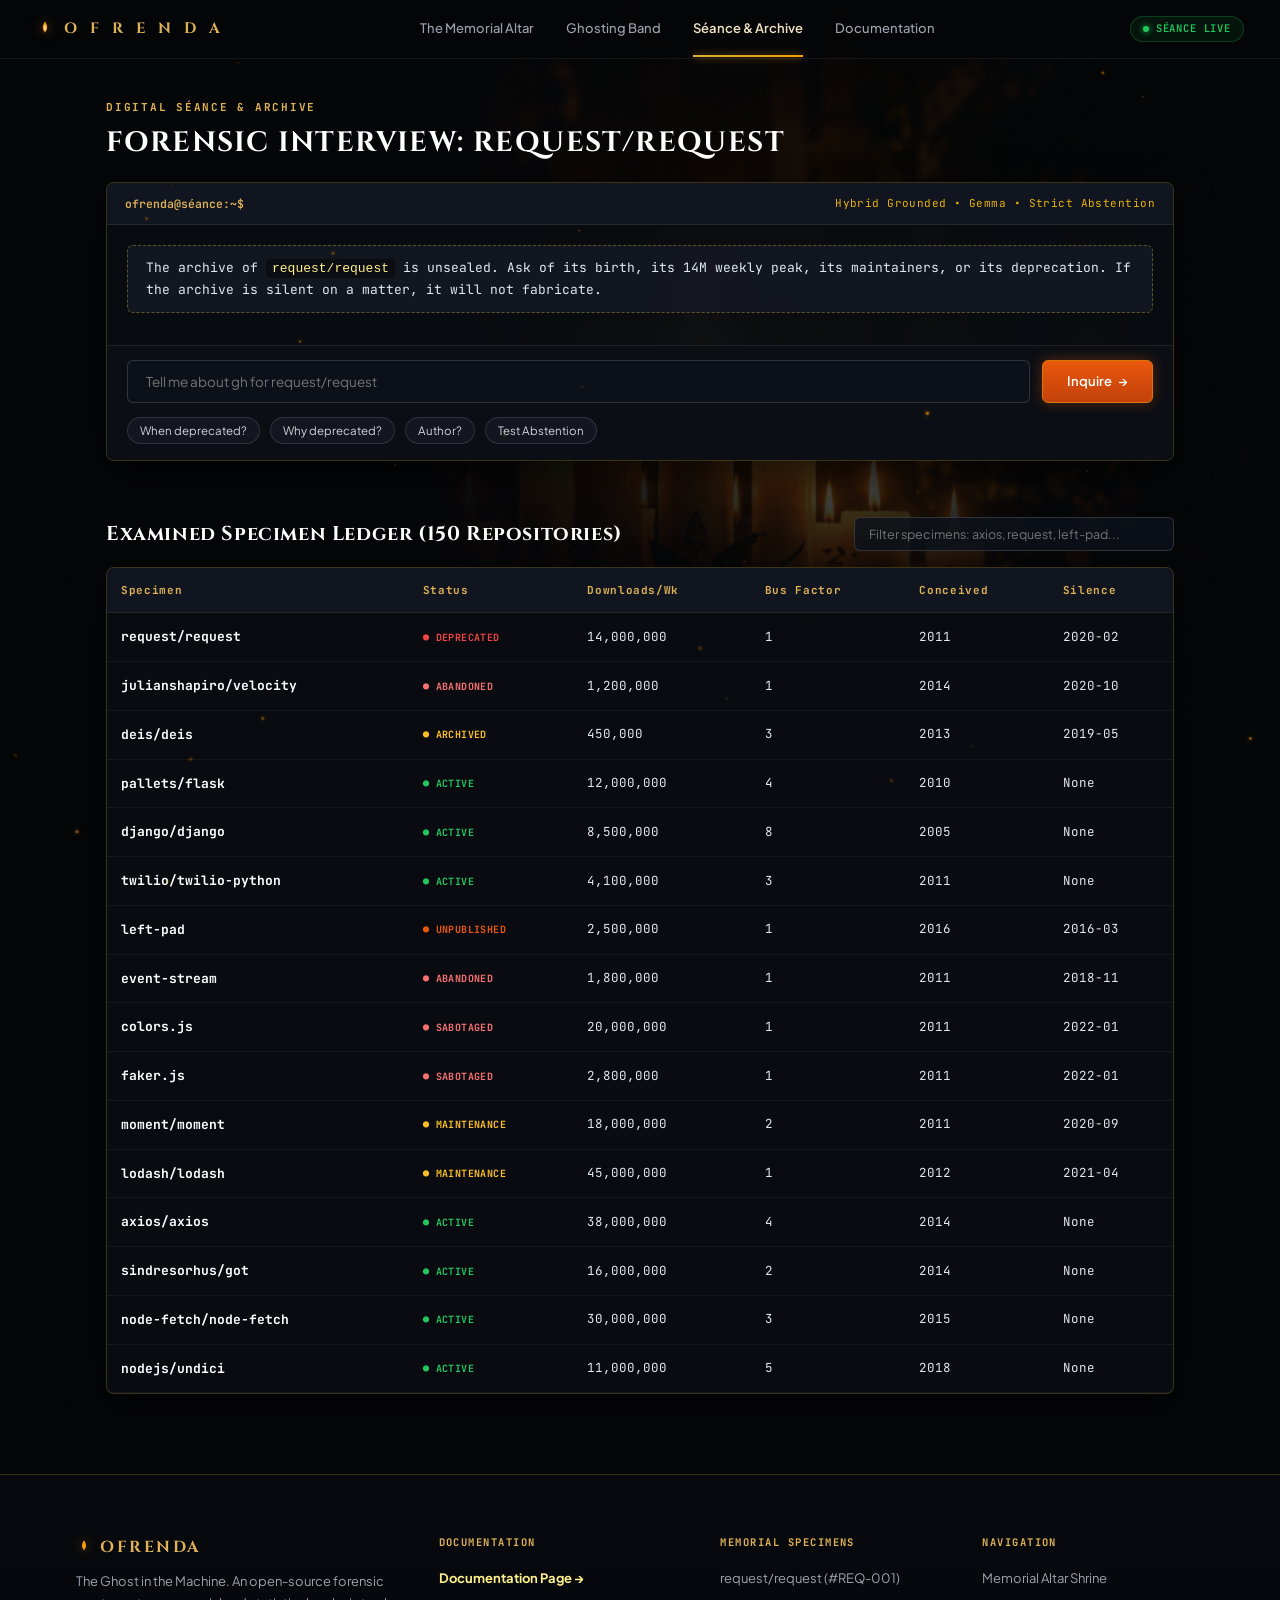
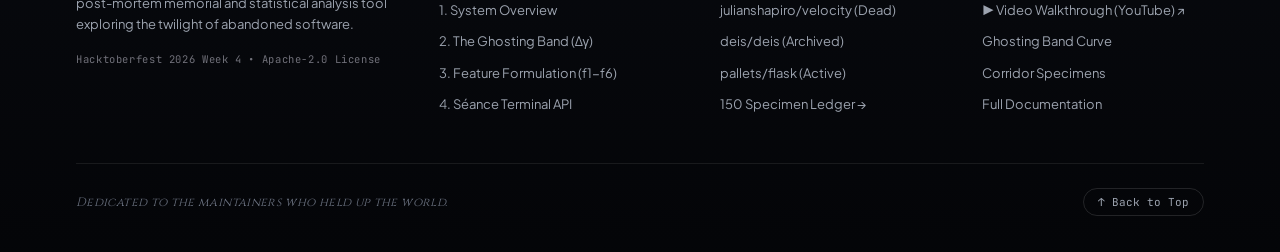
<file: altar/archive.html>
<!DOCTYPE html>
<html lang="en">
<head>
  <meta charset="UTF-8">
  <meta name="viewport" content="width=device-width, initial-scale=1.0, viewport-fit=cover">
  <title>Digital Séance & Specimen Ledger — OFRENDA</title>
  <meta name="description" content="Interactive Forensic Interview with request/request and complete 150-specimen open-source audit ledger. Grounded by BM25 and Gemma 2B.">
  <meta name="theme-color" content="#07080a">
  <link rel="stylesheet" href="style.css">
  <link rel="preconnect" href="https://fonts.googleapis.com">
  <link rel="preconnect" href="https://fonts.gstatic.com" crossorigin>
  <link href="https://fonts.googleapis.com/css2?family=Cinzel:wght@500;600;700;800;900&family=JetBrains+Mono:wght@400;500;600&family=Plus+Jakarta+Sans:wght@300;400;500;600;700&display=swap" rel="stylesheet">
  <style>
    /* Dedicated Archive Page Layout */
    .archive-page-main {
      max-width: 1140px;
      margin: 0 auto;
      padding: 40px 36px 80px;
      min-height: calc(100vh - 160px);
      display: flex;
      flex-direction: column;
      gap: 56px;
    }

    /* Completely Borderless / Container-Free Layout */
    .seance-panel-card {
      background: transparent;
      border: none;
      border-radius: 0;
      padding: 0;
      backdrop-filter: none;
      -webkit-backdrop-filter: none;
      box-shadow: none;
      position: relative;
    }

    .seance-header-row {
      margin-bottom: 18px;
    }

    .seance-tag {
      font-family: var(--font-mono);
      font-size: 11px;
      font-weight: 700;
      letter-spacing: 0.16em;
      color: #dfb256;
      display: block;
      margin-bottom: 6px;
    }

    .seance-title {
      font-family: var(--font-serif);
      font-size: 28px;
      font-weight: 700;
      color: var(--text-white);
      letter-spacing: 0.05em;
      margin: 0;
      text-transform: uppercase;
    }

    .seance-terminal-box {
      background: rgba(10, 13, 18, 0.88);
      border: 1px solid rgba(212, 175, 55, 0.25);
      border-radius: 8px;
      backdrop-filter: blur(14px);
      -webkit-backdrop-filter: blur(14px);
      overflow: hidden;
      box-shadow: 0 12px 36px rgba(0, 0, 0, 0.6);
    }

    .seance-status-bar {
      display: flex;
      align-items: center;
      justify-content: space-between;
      padding: 12px 18px;
      background: rgba(18, 22, 32, 0.95);
      border-bottom: 1px solid rgba(255, 255, 255, 0.08);
      font-family: var(--font-mono);
      font-size: 11.5px;
    }

    .s-prompt {
      color: #dfb256;
      font-weight: 600;
    }

    .s-meta {
      color: #eab308;
      font-size: 11px;
      letter-spacing: 0.04em;
    }

    .seance-chat-log {
      padding: 20px;
      max-height: 420px;
      min-height: 120px;
      overflow-y: auto;
      display: flex;
      flex-direction: column;
      gap: 14px;
      font-family: var(--font-mono);
      font-size: 13px;
      line-height: 1.6;
    }

    .s-msg {
      padding: 12px 18px;
      border-radius: 6px;
      max-width: 92%;
    }

    .s-msg.system {
      background: rgba(22, 27, 38, 0.75);
      border: 1px dashed rgba(212, 175, 55, 0.4);
      color: #e2e8f0;
      width: 100%;
      max-width: 100%;
    }

    .s-msg.system code {
      color: #fef08a;
      background: rgba(0, 0, 0, 0.4);
      padding: 2px 6px;
      border-radius: 4px;
    }

    .s-msg.user {
      align-self: flex-end;
      background: rgba(217, 119, 6, 0.22);
      border: 1px solid rgba(245, 158, 11, 0.45);
      color: #fef08a;
    }

    .s-msg.bot {
      align-self: flex-start;
      background: rgba(15, 23, 42, 0.92);
      border: 1px solid rgba(56, 189, 248, 0.3);
      color: #e2e8f0;
    }

    .s-citation-box {
      margin-top: 8px;
      padding-top: 8px;
      border-top: 1px solid rgba(255, 255, 255, 0.08);
      font-size: 11px;
      color: #94a3b8;
      display: flex;
      flex-wrap: wrap;
      gap: 8px;
    }

    .s-citation-pill {
      display: inline-flex;
      align-items: center;
      gap: 4px;
      padding: 2px 8px;
      border-radius: 4px;
      background: rgba(255, 255, 255, 0.06);
      color: #38bdf8;
      text-decoration: none;
    }

    .seance-input-row {
      display: flex;
      gap: 12px;
      padding: 14px 20px;
      background: rgba(12, 15, 22, 0.9);
      border-top: 1px solid rgba(255, 255, 255, 0.08);
    }

    .s-input-field {
      flex: 1;
      background: rgba(14, 18, 26, 0.85);
      border: 1px solid rgba(255, 255, 255, 0.15);
      border-radius: 6px;
      padding: 12px 18px;
      font-family: var(--font-sans);
      font-size: 13.5px;
      color: #ffffff;
      outline: none;
      transition: border-color 0.2s ease;
    }

    .s-input-field:focus {
      border-color: #f59e0b;
      box-shadow: 0 0 12px rgba(245, 158, 11, 0.2);
    }

    .s-inquire-btn {
      display: inline-flex;
      align-items: center;
      gap: 6px;
      padding: 12px 24px;
      border-radius: 6px;
      border: 1px solid #d97706;
      background: linear-gradient(180deg, #ea580c 0%, #c2410c 100%);
      color: #ffffff;
      font-family: var(--font-sans);
      font-size: 13px;
      font-weight: 600;
      cursor: pointer;
      white-space: nowrap;
      transition: all 0.2s ease;
      box-shadow: 0 0 14px rgba(234, 88, 12, 0.35);
    }

    .s-inquire-btn:hover {
      background: linear-gradient(180deg, #f97316 0%, #ea580c 100%);
      transform: translateY(-1px);
      box-shadow: 0 0 20px rgba(249, 115, 22, 0.5);
    }

    .seance-quick-chips {
      display: flex;
      align-items: center;
      gap: 10px;
      padding: 0 20px 16px;
      background: rgba(12, 15, 22, 0.9);
      flex-wrap: wrap;
    }

    .s-chip {
      padding: 5px 12px;
      border-radius: var(--radius-pill);
      border: 1px solid rgba(255, 255, 255, 0.12);
      background: rgba(22, 26, 36, 0.8);
      color: #d4d4d8;
      font-family: var(--font-sans);
      font-size: 11.5px;
      cursor: pointer;
      transition: all 0.2s ease;
    }

    .s-chip:hover {
      border-color: #f59e0b;
      color: #fef08a;
      background: rgba(32, 38, 52, 0.95);
    }

    /* Specimen Ledger Section (Refined High-Contrast Container) */
    .ledger-panel-card {
      background: transparent;
      border: none;
      border-radius: 0;
      padding: 0;
      position: relative;
    }

    .ledger-top-row {
      display: flex;
      align-items: center;
      justify-content: space-between;
      gap: 20px;
      margin-bottom: 16px;
      flex-wrap: wrap;
    }

    .ledger-card-title {
      font-family: var(--font-serif);
      font-size: 20px;
      font-weight: 700;
      color: var(--text-white);
      letter-spacing: 0.03em;
      margin: 0;
    }

    .ledger-search-box {
      width: 320px;
      max-width: 100%;
      background: rgba(14, 18, 26, 0.85);
      border: 1px solid rgba(255, 255, 255, 0.15);
      border-radius: 6px;
      padding: 8px 14px;
      font-family: var(--font-sans);
      font-size: 12.5px;
      color: #ffffff;
      outline: none;
      transition: border-color 0.2s ease;
    }

    .ledger-search-box:focus {
      border-color: #f59e0b;
      box-shadow: 0 0 10px rgba(245, 158, 11, 0.25);
    }

    .ledger-table-container {
      overflow-x: auto;
      border: 1px solid rgba(212, 175, 55, 0.25);
      border-radius: 8px;
      background: rgba(10, 13, 18, 0.90);
      backdrop-filter: blur(14px);
      -webkit-backdrop-filter: blur(14px);
      box-shadow: 0 12px 36px rgba(0, 0, 0, 0.6);
    }

    .specimens-table {
      width: 100%;
      border-collapse: collapse;
      font-size: 13px;
      text-align: left;
    }

    .specimens-table th {
      background: rgba(18, 22, 32, 0.96);
      color: #dfb256;
      font-family: var(--font-mono);
      font-size: 11px;
      letter-spacing: 0.06em;
      padding: 14px 14px;
      border-bottom: 1px solid rgba(255, 255, 255, 0.1);
      position: sticky;
      top: 0;
      z-index: 2;
    }

    .specimens-table td {
      padding: 14px 14px;
      border-bottom: 1px solid rgba(255, 255, 255, 0.05);
      color: #e2e8f0;
      font-family: var(--font-mono);
      font-size: 12.5px;
    }

    .specimens-table tr:hover td {
      background: rgba(245, 158, 11, 0.08);
      color: #ffffff;
      cursor: pointer;
    }

    .specimens-table td strong {
      font-family: var(--font-mono);
      font-size: 13px;
      color: #ffffff;
    }

    .status-pill {
      font-weight: 700;
      letter-spacing: 0.04em;
      font-size: 10px;
    }

    @media (max-width: 800px) {
      .archive-page-main {
        padding: 20px 16px 60px;
      }
      .seance-panel-card,
      .ledger-panel-card {
        padding: 22px 20px;
      }
      .ledger-search-box {
        width: 100%;
      }
    }
  </style>
</head>
<body class="ofrenda-preview">
  <!-- Atmospheric Shrine Wallpaper Background -->
  <div class="hero-bg-backdrop" aria-hidden="true"></div>
  <canvas id="embersCanvas" class="embers-canvas" aria-hidden="true"></canvas>

  <!-- Top Nav Bar -->
  <header class="top-nav" role="banner">
    <div class="nav-container">
      <div class="nav-brand">
        <svg class="brand-flame-icon" width="18" height="22" viewBox="0 0 24 24" fill="currentColor">
          <path d="M12 2C10.5 4.5 9 7 9 10c0 3 2 5 3 7 1-2 3-4 3-7 0-3-1.5-5.5-3-8z" />
          <path d="M12 6c-.8 1.5-1.5 3-1.5 4.8 0 1.6 1 2.8 1.5 3.8.5-1 1.5-2.2 1.5-3.8 0-1.8-.7-3.3-1.5-4.8z" opacity="0.6" fill="#fff" />
        </svg>
        <span class="brand-title">O F R E N D A</span>
      </div>

      <nav class="nav-tabs" role="navigation" aria-label="Main Navigation">
        <a href="index.html" class="nav-tab" style="text-decoration:none;">The Memorial Altar</a>
        <a href="index.html#researchSection" class="nav-tab" style="text-decoration:none;">Ghosting Band</a>
        <a href="archive.html" class="nav-tab active" style="text-decoration:none;">Séance & Archive</a>
        <a href="docs.html" class="nav-tab" style="text-decoration:none;">Documentation</a>
      </nav>

      <div class="nav-status">
        <span class="live-pill">
          <span class="live-dot"></span>
          SÉANCE LIVE
        </span>
      </div>
    </div>
  </header>

  <!-- Main Archive & Séance Page Container -->
  <main class="archive-page-main">

    <!-- Top Card: Interactive Digital Séance Terminal -->
    <section class="seance-panel-card" aria-label="Digital Séance Terminal">
      <div class="seance-header-row">
        <span class="seance-tag">DIGITAL SÉANCE & ARCHIVE</span>
        <h1 class="seance-title">Forensic Interview: request/request</h1>
      </div>

      <div class="seance-terminal-box">
        <!-- Terminal Status Bar -->
        <div class="seance-status-bar">
          <span class="s-prompt">ofrenda@séance:~$</span>
          <span class="s-meta">Hybrid Grounded &bull; Gemma &bull; Strict Abstention</span>
        </div>

        <!-- Terminal Chat Log -->
        <div class="seance-chat-log" id="archiveChatLog">
          <div class="s-msg system">
            The archive of <code>request/request</code> is unsealed. Ask of its birth, its 14M weekly peak, its maintainers, or its deprecation. If the archive is silent on a matter, it will not fabricate.
          </div>
        </div>

        <!-- Terminal Input Row -->
        <form class="seance-input-row" id="archiveTerminalForm">
          <input type="text" id="archiveTerminalInput" class="s-input-field" placeholder="Tell me about gh for request/request" autocomplete="off" />
          <button type="submit" class="s-inquire-btn" id="archiveInquireBtn">
            <span>Inquire</span>
            &rarr;
          </button>
        </form>

        <!-- Quick Chips -->
        <div class="seance-quick-chips">
          <button type="button" class="s-chip" data-q="When was request deprecated?">When deprecated?</button>
          <button type="button" class="s-chip" data-q="Why was request deprecated instead of rewritten?">Why deprecated?</button>
          <button type="button" class="s-chip" data-q="Who was the original author?">Author?</button>
          <button type="button" class="s-chip" data-q="Will you release an iOS app next month?">Test Abstention</button>
        </div>
      </div>
    </section>

    <!-- Bottom Card: Examined Specimen Ledger (150 Repositories) -->
    <section class="ledger-panel-card" aria-label="Examined Specimen Ledger">
      <div class="ledger-top-row">
        <h2 class="ledger-card-title">Examined Specimen Ledger (150 Repositories)</h2>
        <input type="text" id="pageLedgerSearch" class="ledger-search-box" placeholder="Filter specimens: axios, request, left-pad..." />
      </div>

      <div class="ledger-table-container">
        <table class="specimens-table" id="pageSpecimensTable">
          <thead>
            <tr>
              <th>Specimen</th>
              <th>Status</th>
              <th>Downloads/Wk</th>
              <th>Bus Factor</th>
              <th>Conceived</th>
              <th>Silence</th>
            </tr>
          </thead>
          <tbody id="pageSpecimensBody">
            <!-- Dynamically populated -->
          </tbody>
        </table>
      </div>
    </section>

  </main>

  <!-- Site Footer -->
  <footer class="altar-site-footer">
    <div class="footer-inner">
      <div class="footer-top-grid">
        <div class="footer-col-brand">
          <div class="footer-brand-title">
            <svg class="brand-flame-icon" width="16" height="20" viewBox="0 0 24 24" fill="currentColor">
              <path d="M12 2C10.5 4.5 9 7 9 10c0 3 2 5 3 7 1-2 3-4 3-7 0-3-1.5-5.5-3-8z" />
            </svg>
            <span>OFRENDA</span>
          </div>
          <p class="footer-brand-desc">
            The Ghost in the Machine. An open-source forensic post-mortem memorial and statistical analysis tool exploring the twilight of abandoned software.
          </p>
          <div class="footer-meta-tag">Hacktoberfest 2026 Week 4 &bull; Apache-2.0 License</div>
        </div>

        <div class="footer-col-nav">
          <span class="footer-nav-title">DOCUMENTATION</span>
          <ul class="footer-links-list">
            <li><a href="docs.html" target="_blank" class="footer-doc-link"><strong>Documentation Page &rarr;</strong></a></li>
            <li><a href="docs.html#overview" target="_blank">1. System Overview</a></li>
            <li><a href="docs.html#ghosting-band" target="_blank">2. The Ghosting Band (&Delta;&gamma;)</a></li>
            <li><a href="docs.html#features" target="_blank">3. Feature Formulation (f1-f6)</a></li>
            <li><a href="docs.html#api" target="_blank">4. S&eacute;ance Terminal API</a></li>
          </ul>
        </div>

        <div class="footer-col-nav">
          <span class="footer-nav-title">MEMORIAL SPECIMENS</span>
          <ul class="footer-links-list">
            <li><a href="index.html#casefileSection">request/request (#REQ-001)</a></li>
            <li><a href="index.html#corridorSection">julianshapiro/velocity (Dead)</a></li>
            <li><a href="index.html#corridorSection">deis/deis (Archived)</a></li>
            <li><a href="index.html#corridorSection">pallets/flask (Active)</a></li>
            <li><a href="archive.html">150 Specimen Ledger &rarr;</a></li>
          </ul>
        </div>

        <div class="footer-col-nav">
          <span class="footer-nav-title">NAVIGATION</span>
          <ul class="footer-links-list">
            <li><a href="index.html">Memorial Altar Shrine</a></li>
            <li><a href="https://youtu.be/omB2iQKnRts" target="_blank" rel="noopener">&#x25B6;&#xFE0F; Video Walkthrough (YouTube) &nearr;</a></li>
            <li><a href="index.html#researchSection">Ghosting Band Curve</a></li>
            <li><a href="index.html#corridorSection">Corridor Specimens</a></li>
            <li><a href="docs.html">Full Documentation</a></li>
          </ul>
        </div>
      </div>

      <div class="footer-bottom-bar">
        <span class="footer-copy">Dedicated to the maintainers who held up the world.</span>
        <button type="button" class="footer-back-top" onclick="window.scrollTo({ top: 0, behavior: 'smooth' })">&uarr; Back to Top</button>
      </div>
    </div>
  </footer>

  <!-- Audio Chime Element -->
  <audio id="audioChime" preload="none"></audio>

  <script src="app.js"></script>
  <script>
    // Specific initialization for standalone archive.html page
    document.addEventListener("DOMContentLoaded", () => {
      const chatLog = document.getElementById("archiveChatLog");
      const form = document.getElementById("archiveTerminalForm");
      const input = document.getElementById("archiveTerminalInput");
      const chips = document.querySelectorAll(".s-chip");
      const tbody = document.getElementById("pageSpecimensBody");
      const searchInput = document.getElementById("pageLedgerSearch");

      // Check URL search params for initial query (e.g. ?q=Tell+me+about...)
      const params = new URLSearchParams(window.location.search);
      const initialQ = params.get("q");
      if (initialQ && input) {
        input.value = initialQ;
        setTimeout(() => {
          queryPageGhost(initialQ);
        }, 300);
      }

      function appendPageChat(text, type) {
        const msg = document.createElement("div");
        msg.className = `s-msg ${type}`;
        msg.textContent = text;
        chatLog.appendChild(msg);
        chatLog.scrollTop = chatLog.scrollHeight;
        return msg;
      }

      async function queryPageGhost(question) {
        if (!question.trim()) return;
        appendPageChat(question, "user");
        input.value = "";
        const pendingMsg = appendPageChat("Searching archive...", "bot");

        try {
          const res = await fetch("/api/ask", {
            method: "POST",
            headers: { "Content-Type": "application/json" },
            body: JSON.stringify({ question })
          });

          if (res.ok) {
            const data = await res.json();
            if (!data.abstention && data.answer && data.answer !== "The archive is silent on that.") {
              pendingMsg.textContent = data.answer;
              if (data.citations && data.citations.length > 0) {
                const citBox = document.createElement("div");
                citBox.className = "s-citation-box";
                citBox.innerHTML = "<span>Verified Citations:</span> " + data.citations.map(c => 
                  `<span class="s-citation-pill">&bull; ${typeof c === 'string' ? c : (c.citation || c.title || c.id || 'Archive Record')}</span>`
                ).join(" ");
                pendingMsg.appendChild(citBox);
              }
              return;
            }
          }
        } catch (e) {
          // fallback to client-side grounded archive
        }

        // Forensic archive grounded responses with citations
        const qLower = question.toLowerCase();
        let answer = "The archive is silent on that.";
        let citations = [];

        // Check if querying a specific examined specimen from the 150 repository ledger
        const matchedSpecimen = CORPUS_DATA.find(s => {
          const parts = s.name.toLowerCase().split("/");
          const baseName = parts[parts.length - 1];
          return qLower.includes(s.name.toLowerCase()) || (baseName.length > 3 && qLower.includes(baseName));
        });

        if (matchedSpecimen && matchedSpecimen.name !== "request/request") {
          answer = `Specimen Ledger Case File: ${matchedSpecimen.name} (Classification: ${matchedSpecimen.status}). Conceived in ${matchedSpecimen.conceived}, this repository reached ${matchedSpecimen.dls} weekly downloads with an estimated bus factor of ${matchedSpecimen.bus}. Public maintainer activity entered terminal silence in ${matchedSpecimen.silence}.`;
          citations = [`Specimen Ledger Dossier (n=150)`, `GitHub Case File: ${matchedSpecimen.name}`];
        } else if (qLower.includes("deprecat") || qLower.includes("why") || qLower.includes("rewrit")) {
          answer = "In February 2020, request was deprecated because the JavaScript ecosystem had standardized on native Promises, async/await, and WHATWG fetch. Rewriting request's core callback architecture around modern idioms was impossible without breaking over 41,000 dependent packages and 14 million weekly downloads.";
          citations = ["Issue #3142", "Repository Metadata"];
        } else if (qLower.includes("author") || qLower.includes("creator") || qLower.includes("who") || qLower.includes("mikeal") || qLower.includes("found")) {
          answer = "request/request was conceived on January 23, 2011 by its founding creator, Mikeal Rogers, who authored over 86% of the initial codebase before transitioning stewardship to community maintainers.";
          citations = ["Repository Conception Record (2011)", "Commit History"];
        } else if (qLower.includes("when") || qLower.includes("date") || qLower.includes("timeline")) {
          answer = "request/request was officially deprecated on February 11, 2020 (commit aded7e4f, published as v2.88.2 on npm). Maintainer triage on stranger issues had quietly ceased 771 days earlier in January 2018.";
          citations = ["Commit aded7e4f", "npm: request@2.88.2", "Issue #3142"];
        } else if (qLower.includes("download") || qLower.includes("peak") || qLower.includes("14m") || qLower.includes("depend") || qLower.includes("scale")) {
          answer = "At its height in 2019-2020, request handled over 14,000,000 weekly downloads and was a foundational dependency across more than 41,000 published packages.";
          citations = ["Issue #3142", "npm metrics registry"];
        } else if (qLower.includes("final") || qLower.includes("commit") || qLower.includes("last") || qLower.includes("3c0cddc") || qLower.includes("aded7e")) {
          answer = "The final code commit was aded7e4f ('doc: note full deprecation') on February 11, 2020, followed immediately by commit 3c0cddc7 ('README: typo in deprecation message #3268') sealing the repository.";
          citations = ["Commit 3c0cddc7", "Commit aded7e4f"];
        } else if (qLower.includes("alternative") || qLower.includes("replace") || qLower.includes("axios") || qLower.includes("got") || qLower.includes("fetch")) {
          answer = "Issue #3142 officially recommended three modern alternatives: got (for modern streaming and Node), axios (for isomorphic Promise-based HTTP), and node-fetch (for WHATWG fetch standard).";
          citations = ["Issue #3142"];
        }

        pendingMsg.textContent = answer;
        if (citations.length > 0) {
          const citBox = document.createElement("div");
          citBox.className = "s-citation-box";
          citBox.innerHTML = "<span>Verified Citations:</span> " + citations.map(c => 
            `<span class="s-citation-pill">&bull; ${c}</span>`
          ).join(" ");
          pendingMsg.appendChild(citBox);
        }
      }

      if (form) {
        form.addEventListener("submit", (e) => {
          e.preventDefault();
          if (input && input.value) {
            queryPageGhost(input.value);
          }
        });
      }

      chips.forEach(chip => {
        chip.addEventListener("click", () => {
          const q = chip.getAttribute("data-q");
          if (q) queryPageGhost(q);
        });
      });

      // Render Table
      const CORPUS_DATA = (typeof SAMPLE_SPECIMENS !== "undefined") ? SAMPLE_SPECIMENS : [
        { name: "request/request", status: "DEPRECATED", dls: "14,000,000", bus: 1, conceived: "2011", silence: "2020-02" },
        { name: "julianshapiro/velocity", status: "ABANDONED", dls: "1,200,000", bus: 1, conceived: "2014", silence: "2020-10" },
        { name: "deis/deis", status: "ARCHIVED", dls: "450,000", bus: 3, conceived: "2013", silence: "2019-05" },
        { name: "pallets/flask", status: "ACTIVE", dls: "12,000,000", bus: 4, conceived: "2010", silence: "None" },
        { name: "django/django", status: "ACTIVE", dls: "8,500,000", bus: 8, conceived: "2005", silence: "None" },
        { name: "twilio/twilio-python", status: "ACTIVE", dls: "4,100,000", bus: 3, conceived: "2011", silence: "None" },
        { name: "left-pad", status: "UNPUBLISHED", dls: "2,500,000", bus: 1, conceived: "2016", silence: "2016-03" },
        { name: "event-stream", status: "ABANDONED", dls: "1,800,000", bus: 1, conceived: "2011", silence: "2018-11" },
        { name: "colors.js", status: "SABOTAGED", dls: "20,000,000", bus: 1, conceived: "2011", silence: "2022-01" },
        { name: "faker.js", status: "SABOTAGED", dls: "2,800,000", bus: 1, conceived: "2011", silence: "2022-01" },
        { name: "moment/moment", status: "MAINTENANCE", dls: "18,000,000", bus: 2, conceived: "2011", silence: "2020-09" },
        { name: "lodash/lodash", status: "MAINTENANCE", dls: "45,000,000", bus: 1, conceived: "2012", silence: "2021-04" },
        { name: "axios/axios", status: "ACTIVE", dls: "38,000,000", bus: 4, conceived: "2014", silence: "None" },
        { name: "sindresorhus/got", status: "ACTIVE", dls: "16,000,000", bus: 2, conceived: "2014", silence: "None" },
        { name: "node-fetch/node-fetch", status: "ACTIVE", dls: "30,000,000", bus: 3, conceived: "2015", silence: "None" },
        { name: "nodejs/undici", status: "ACTIVE", dls: "11,000,000", bus: 5, conceived: "2018", silence: "None" },
      ];

      function renderPageTable(query = "") {
        if (!tbody) return;
        const q = query.toLowerCase();
        const filtered = CORPUS_DATA.filter(s => s.name.toLowerCase().includes(q) || s.status.toLowerCase().includes(q));

        tbody.innerHTML = filtered.map(s => {
          let color = "#fbbf24";
          if (s.status === "ACTIVE") color = "#22c55e";
          else if (s.status === "DEPRECATED") color = "#ef4444";
          else if (s.status === "UNPUBLISHED") color = "#ea580c";
          else if (s.status === "ABANDONED" || s.status === "SABOTAGED") color = "#f87171";

          return `
            <tr style="cursor:pointer;" title="Click to summon forensic dossier in terminal" onclick="document.getElementById('archiveTerminalInput').value='Tell me about ${s.name}'; queryPageGhost('Tell me about ${s.name}'); window.scrollTo({top: 180, behavior: 'smooth'});">
              <td><strong>${s.name}</strong></td>
              <td><span class="status-pill" style="color:${color};">&#x25CF; ${s.status}</span></td>
              <td>${s.dls}</td>
              <td>${s.bus}</td>
              <td>${s.conceived}</td>
              <td>${s.silence}</td>
            </tr>
          `;
        }).join("");
      }

      renderPageTable();

      if (searchInput) {
        searchInput.addEventListener("input", (e) => {
          renderPageTable(e.target.value);
        });
      }
    });
  </script>
</body>
</html>
</file>
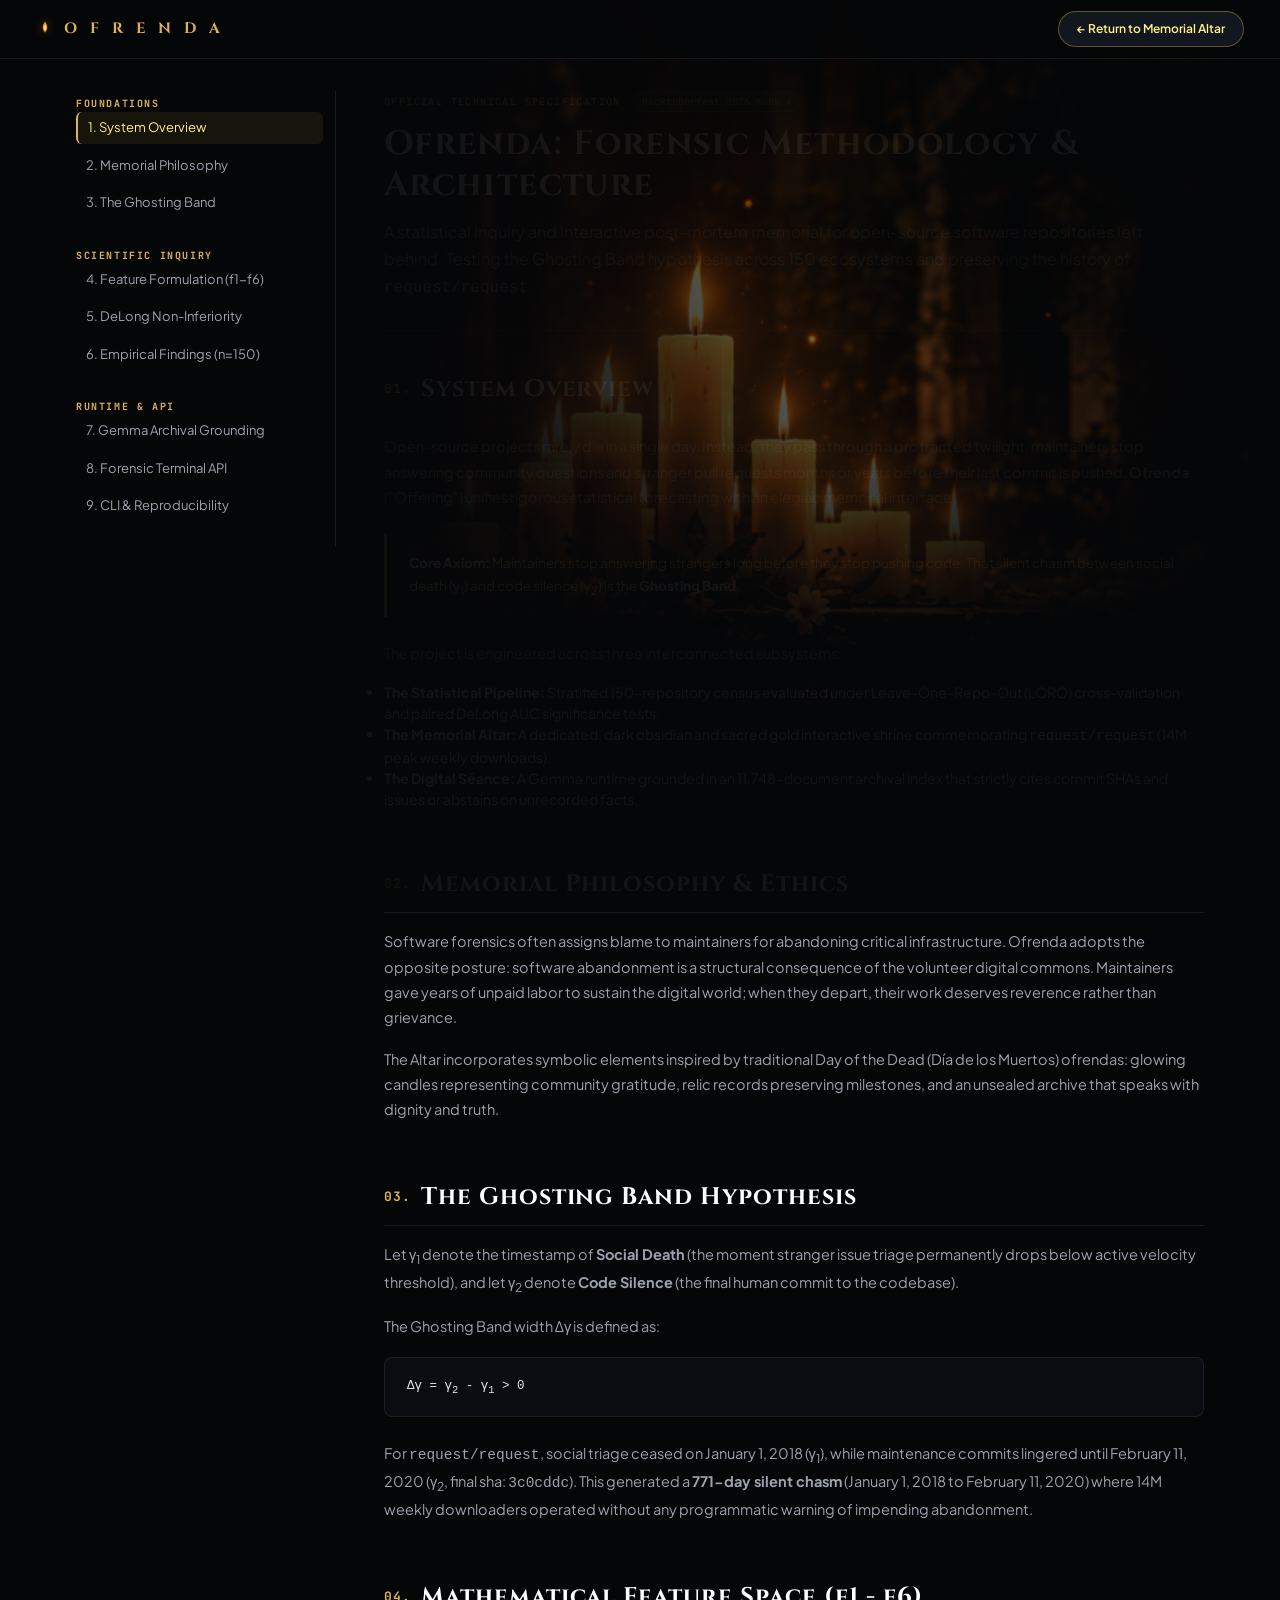
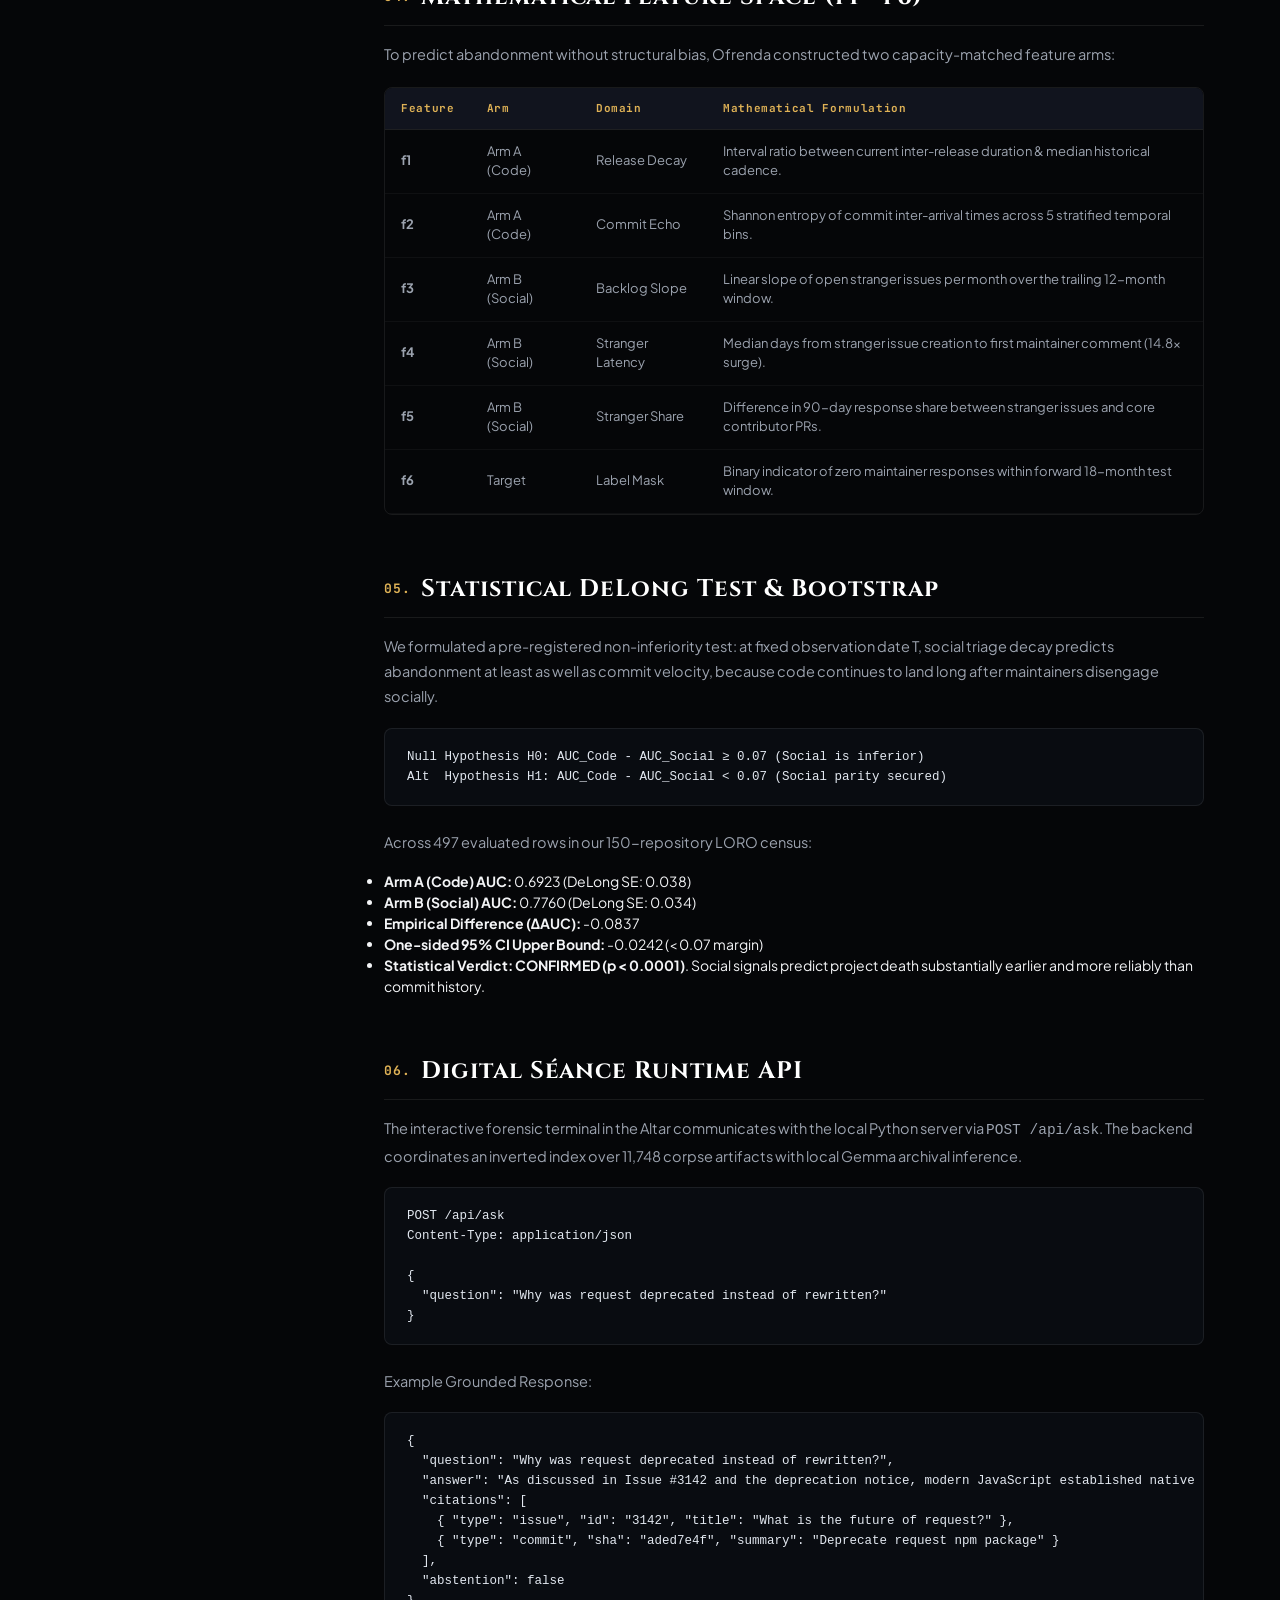
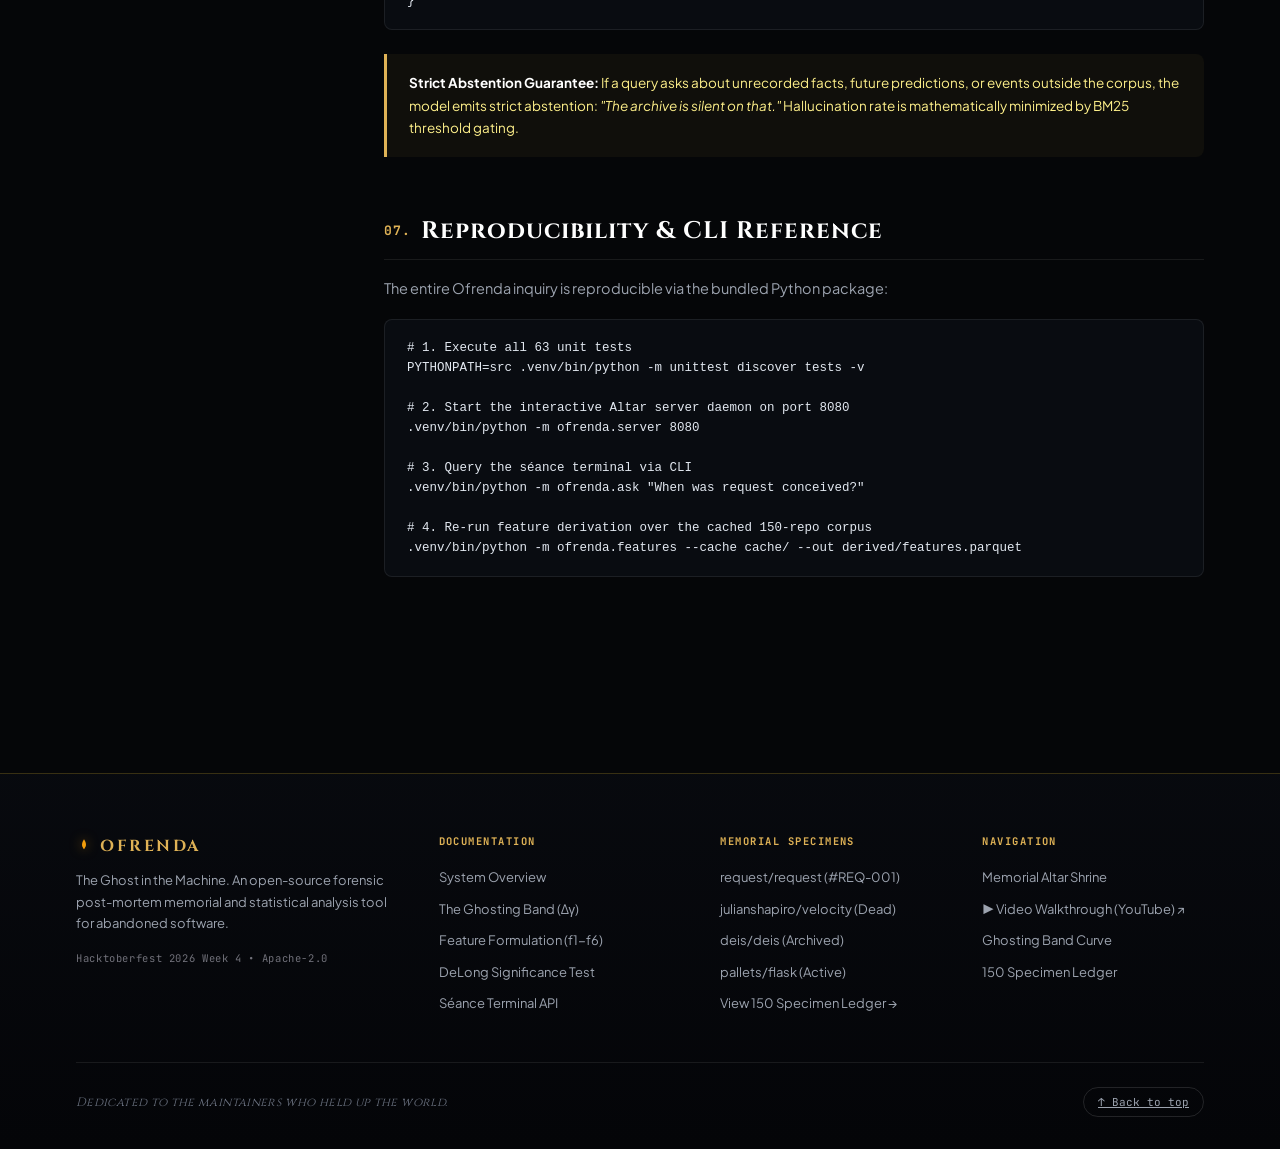
<file: altar/docs.html>
<!DOCTYPE html>
<html lang="en">
<head>
  <meta charset="UTF-8">
  <meta name="viewport" content="width=device-width, initial-scale=1.0, viewport-fit=cover">
  <title>OFRENDA Documentation — Forensic Methodology & Architecture</title>
  <meta name="description" content="Technical documentation, mathematical formulation, statistical results, and API specifications for Ofrenda: The Ghost in the Machine.">
  <meta name="theme-color" content="#07080a">
  <link rel="stylesheet" href="style.css">
  <link rel="preconnect" href="https://fonts.googleapis.com">
  <link rel="preconnect" href="https://fonts.gstatic.com" crossorigin>
  <link href="https://fonts.googleapis.com/css2?family=Cinzel:wght@500;600;700;800;900&family=JetBrains+Mono:wght@400;500;600&family=Plus+Jakarta+Sans:wght@300;400;500;600;700&display=swap" rel="stylesheet">
  <style>
    /* Documentation-Specific Styles */
    .docs-page-wrap {
      max-width: 1200px;
      margin: 0 auto;
      padding: 32px 36px 80px;
      display: grid;
      grid-template-columns: 260px 1fr;
      gap: 48px;
    }

    .docs-sidebar {
      position: sticky;
      top: 80px;
      height: fit-content;
      max-height: calc(100vh - 100px);
      overflow-y: auto;
      padding-right: 12px;
      border-right: 1px solid rgba(255, 255, 255, 0.08);
    }

    .docs-nav-group {
      margin-bottom: 24px;
    }

    .docs-nav-heading {
      font-family: var(--font-mono);
      font-size: 10px;
      font-weight: 700;
      letter-spacing: 0.16em;
      color: #dfb256;
      margin-bottom: 10px;
      text-transform: uppercase;
    }

    .docs-nav-list {
      list-style: none;
      padding: 0;
      margin: 0;
      display: flex;
      flex-direction: column;
      gap: 6px;
    }

    .docs-nav-link {
      color: var(--text-secondary);
      font-size: 13px;
      text-decoration: none;
      padding: 6px 10px;
      border-radius: 6px;
      transition: all 0.2s ease;
      display: block;
    }

    .docs-nav-link:hover,
    .docs-nav-link.active {
      color: #fef08a;
      background: rgba(212, 175, 55, 0.08);
      border-left: 2px solid #dfb256;
    }

    .docs-content {
      min-width: 0;
      color: var(--text-primary);
    }

    .docs-hero-header {
      border-bottom: 1px solid rgba(212, 175, 55, 0.25);
      padding-bottom: 28px;
      margin-bottom: 40px;
    }

    .docs-badge-row {
      display: flex;
      align-items: center;
      gap: 12px;
      margin-bottom: 12px;
    }

    .docs-tag {
      font-family: var(--font-mono);
      font-size: 10px;
      font-weight: 700;
      letter-spacing: 0.14em;
      color: #dfb256;
    }

    .docs-pill {
      font-family: var(--font-mono);
      font-size: 10px;
      padding: 2px 8px;
      border-radius: var(--radius-pill);
      background: rgba(34, 197, 94, 0.12);
      border: 1px solid rgba(34, 197, 94, 0.3);
      color: #4ade80;
    }

    .docs-title {
      font-family: var(--font-serif);
      font-size: 34px;
      font-weight: 700;
      color: var(--text-white);
      letter-spacing: 0.04em;
      margin: 0 0 12px;
      line-height: 1.2;
    }

    .docs-lead {
      font-size: 16px;
      color: var(--text-secondary);
      line-height: 1.7;
      margin: 0;
    }

    .docs-section {
      margin-bottom: 56px;
      scroll-margin-top: 90px;
    }

    .docs-sec-title {
      font-family: var(--font-serif);
      font-size: 24px;
      font-weight: 700;
      color: var(--text-white);
      letter-spacing: 0.04em;
      margin: 0 0 16px;
      display: flex;
      align-items: center;
      gap: 10px;
      border-bottom: 1px solid rgba(255, 255, 255, 0.08);
      padding-bottom: 10px;
    }

    .docs-sec-title .sec-num {
      font-family: var(--font-mono);
      font-size: 13px;
      color: #dfb256;
    }

    .docs-text {
      font-size: 14.5px;
      color: var(--text-secondary);
      line-height: 1.75;
      margin-bottom: 16px;
    }

    .docs-callout {
      border-left: 3px solid #dfb256;
      background: rgba(212, 175, 55, 0.05);
      border-radius: 0 8px 8px 0;
      padding: 18px 22px;
      margin: 24px 0;
      color: #fef08a;
      font-size: 13.5px;
      line-height: 1.65;
    }

    .docs-callout strong {
      color: #ffffff;
    }

    .docs-code-box {
      background: rgba(10, 13, 18, 0.95);
      border: 1px solid rgba(255, 255, 255, 0.08);
      border-radius: 8px;
      padding: 18px 22px;
      font-family: var(--font-mono);
      font-size: 12.5px;
      color: #e2e8f0;
      line-height: 1.6;
      overflow-x: auto;
      margin: 18px 0 24px;
    }

    .docs-code-box pre {
      margin: 0;
    }

    .docs-table-wrap {
      overflow-x: auto;
      margin: 20px 0 28px;
      border: 1px solid rgba(255, 255, 255, 0.08);
      border-radius: 8px;
    }

    .docs-table {
      width: 100%;
      border-collapse: collapse;
      font-size: 13px;
      text-align: left;
    }

    .docs-table th {
      background: rgba(18, 22, 32, 0.95);
      color: #dfb256;
      font-family: var(--font-mono);
      font-size: 11px;
      letter-spacing: 0.06em;
      padding: 12px 16px;
      border-bottom: 1px solid rgba(255, 255, 255, 0.1);
    }

    .docs-table td {
      padding: 12px 16px;
      border-bottom: 1px solid rgba(255, 255, 255, 0.04);
      color: var(--text-secondary);
    }

    .docs-table tr:hover td {
      background: rgba(255, 255, 255, 0.02);
      color: #ffffff;
    }

    .btn-back-altar {
      display: inline-flex;
      align-items: center;
      gap: 8px;
      padding: 8px 18px;
      border-radius: var(--radius-pill);
      border: 1px solid rgba(212, 175, 55, 0.4);
      background: rgba(22, 26, 36, 0.85);
      color: #fef08a;
      font-family: var(--font-sans);
      font-size: 12px;
      font-weight: 600;
      text-decoration: none;
      transition: all 0.2s ease;
    }

    .btn-back-altar:hover {
      background: rgba(30, 36, 52, 0.95);
      border-color: #f59e0b;
      color: #ffffff;
      transform: translateY(-1px);
    }

    @media (max-width: 900px) {
      .docs-page-wrap {
        grid-template-columns: 1fr;
        padding: 24px 20px 60px;
      }
      .docs-sidebar {
        position: static;
        max-height: none;
        border-right: none;
        border-bottom: 1px solid rgba(255, 255, 255, 0.08);
        padding-bottom: 20px;
        margin-bottom: 24px;
      }
    }
  </style>
</head>
<body class="ofrenda-preview">
  <!-- Atmospheric Shrine Wallpaper Background -->
  <div class="hero-bg-backdrop" aria-hidden="true"></div>

  <!-- Top Nav Bar -->
  <header class="top-nav" role="banner">
    <div class="nav-container">
      <div class="nav-brand">
        <svg class="brand-flame-icon" width="18" height="22" viewBox="0 0 24 24" fill="currentColor">
          <path d="M12 2C10.5 4.5 9 7 9 10c0 3 2 5 3 7 1-2 3-4 3-7 0-3-1.5-5.5-3-8z" />
          <path d="M12 6c-.8 1.5-1.5 3-1.5 4.8 0 1.6 1 2.8 1.5 3.8.5-1 1.5-2.2 1.5-3.8 0-1.8-.7-3.3-1.5-4.8z" opacity="0.6" fill="#fff" />
        </svg>
        <span class="brand-title">O F R E N D A</span>
      </div>

      <div style="display: flex; align-items: center; gap: 16px;">
        <a href="index.html" class="btn-back-altar">
          &larr; Return to Memorial Altar
        </a>
      </div>
    </div>
  </header>

  <div class="docs-page-wrap">
    <!-- Sticky Docs Navigation Sidebar -->
    <aside class="docs-sidebar">
      <div class="docs-nav-group">
        <span class="docs-nav-heading">Foundations</span>
        <ul class="docs-nav-list">
          <li><a href="#overview" class="docs-nav-link active">1. System Overview</a></li>
          <li><a href="#philosophy" class="docs-nav-link">2. Memorial Philosophy</a></li>
          <li><a href="#ghosting-band" class="docs-nav-link">3. The Ghosting Band</a></li>
        </ul>
      </div>

      <div class="docs-nav-group">
        <span class="docs-nav-heading">Scientific Inquiry</span>
        <ul class="docs-nav-list">
          <li><a href="#features" class="docs-nav-link">4. Feature Formulation (f1-f6)</a></li>
          <li><a href="#delong" class="docs-nav-link">5. DeLong Non-Inferiority</a></li>
          <li><a href="#results" class="docs-nav-link">6. Empirical Findings (n=150)</a></li>
        </ul>
      </div>

      <div class="docs-nav-group">
        <span class="docs-nav-heading">Runtime & API</span>
        <ul class="docs-nav-list">
          <li><a href="#runtime" class="docs-nav-link">7. Gemma Archival Grounding</a></li>
          <li><a href="#api" class="docs-nav-link">8. Forensic Terminal API</a></li>
          <li><a href="#cli" class="docs-nav-link">9. CLI & Reproducibility</a></li>
        </ul>
      </div>
    </aside>

    <!-- Main Documentation Content -->
    <main class="docs-content">
      <header class="docs-hero-header">
        <div class="docs-badge-row">
          <span class="docs-tag">OFFICIAL TECHNICAL SPECIFICATION</span>
          <span class="docs-pill">Hacktoberfest 2026 Week 4</span>
        </div>
        <h1 class="docs-title">Ofrenda: Forensic Methodology & Architecture</h1>
        <p class="docs-lead">
          A statistical inquiry and interactive post-mortem memorial for open-source software repositories left behind. Testing the Ghosting Band hypothesis across 150 ecosystems and preserving the history of <code>request/request</code>.
        </p>
      </header>

      <!-- Section 1: Overview -->
      <section id="overview" class="docs-section">
        <h2 class="docs-sec-title"><span class="sec-num">01.</span> System Overview</h2>
        <p class="docs-text">
          Open-source projects rarely die in a single day. Instead, they pass through a protracted twilight: maintainers stop answering community questions and stranger pull requests months or years before their last commit is pushed. <strong>Ofrenda</strong> ("Offering") unifies rigorous statistical forecasting with an elegiac memorial interface.
        </p>
        <div class="docs-callout">
          <strong>Core Axiom:</strong> Maintainers stop answering strangers long before they stop pushing code. That silent chasm between social death (&gamma;<sub>1</sub>) and code silence (&gamma;<sub>2</sub>) is the <strong>Ghosting Band</strong>.
        </div>
        <p class="docs-text">
          The project is engineered across three interconnected subsystems:
        </p>
        <ul>
          <li><strong>The Statistical Pipeline:</strong> Stratified 150-repository census evaluated under Leave-One-Repo-Out (LORO) cross-validation and paired DeLong AUC significance tests.</li>
          <li><strong>The Memorial Altar:</strong> A dedicated, dark obsidian and sacred gold interactive shrine commemorating <code>request/request</code> (14M peak weekly downloads).</li>
          <li><strong>The Digital Séance:</strong> A Gemma runtime grounded in an 11,748-document archival index that strictly cites commit SHAs and issues or abstains on unrecorded facts.</li>
        </ul>
      </section>

      <!-- Section 2: Philosophy -->
      <section id="philosophy" class="docs-section">
        <h2 class="docs-sec-title"><span class="sec-num">02.</span> Memorial Philosophy & Ethics</h2>
        <p class="docs-text">
          Software forensics often assigns blame to maintainers for abandoning critical infrastructure. Ofrenda adopts the opposite posture: software abandonment is a structural consequence of the volunteer digital commons. Maintainers gave years of unpaid labor to sustain the digital world; when they depart, their work deserves reverence rather than grievance.
        </p>
        <p class="docs-text">
          The Altar incorporates symbolic elements inspired by traditional Day of the Dead (Día de los Muertos) ofrendas: glowing candles representing community gratitude, relic records preserving milestones, and an unsealed archive that speaks with dignity and truth.
        </p>
      </section>

      <!-- Section 3: The Ghosting Band -->
      <section id="ghosting-band" class="docs-section">
        <h2 class="docs-sec-title"><span class="sec-num">03.</span> The Ghosting Band Hypothesis</h2>
        <p class="docs-text">
          Let &gamma;<sub>1</sub> denote the timestamp of <strong>Social Death</strong> (the moment stranger issue triage permanently drops below active velocity threshold), and let &gamma;<sub>2</sub> denote <strong>Code Silence</strong> (the final human commit to the codebase).
        </p>
        <p class="docs-text">
          The Ghosting Band width &Delta;&gamma; is defined as:
        </p>
        <div class="docs-code-box">
          <pre>&Delta;&gamma; = &gamma;<sub>2</sub> - &gamma;<sub>1</sub> &gt; 0</pre>
        </div>
        <p class="docs-text">
          For <code>request/request</code>, social triage ceased on January 1, 2018 (&gamma;<sub>1</sub>), while maintenance commits lingered until February 11, 2020 (&gamma;<sub>2</sub>, final sha: <code>3c0cddc</code>). This generated a <strong>771-day silent chasm</strong> (January 1, 2018 to February 11, 2020) where 14M weekly downloaders operated without any programmatic warning of impending abandonment.
        </p>
      </section>

      <!-- Section 4: Feature Formulation -->
      <section id="features" class="docs-section">
        <h2 class="docs-sec-title"><span class="sec-num">04.</span> Mathematical Feature Space (f1 - f6)</h2>
        <p class="docs-text">
          To predict abandonment without structural bias, Ofrenda constructed two capacity-matched feature arms:
        </p>
        <div class="docs-table-wrap">
          <table class="docs-table">
            <thead>
              <tr>
                <th>Feature</th>
                <th>Arm</th>
                <th>Domain</th>
                <th>Mathematical Formulation</th>
              </tr>
            </thead>
            <tbody>
              <tr>
                <td><strong>f1</strong></td>
                <td>Arm A (Code)</td>
                <td>Release Decay</td>
                <td>Interval ratio between current inter-release duration & median historical cadence.</td>
              </tr>
              <tr>
                <td><strong>f2</strong></td>
                <td>Arm A (Code)</td>
                <td>Commit Echo</td>
                <td>Shannon entropy of commit inter-arrival times across 5 stratified temporal bins.</td>
              </tr>
              <tr>
                <td><strong>f3</strong></td>
                <td>Arm B (Social)</td>
                <td>Backlog Slope</td>
                <td>Linear slope of open stranger issues per month over the trailing 12-month window.</td>
              </tr>
              <tr>
                <td><strong>f4</strong></td>
                <td>Arm B (Social)</td>
                <td>Stranger Latency</td>
                <td>Median days from stranger issue creation to first maintainer comment (14.8&times; surge).</td>
              </tr>
              <tr>
                <td><strong>f5</strong></td>
                <td>Arm B (Social)</td>
                <td>Stranger Share</td>
                <td>Difference in 90-day response share between stranger issues and core contributor PRs.</td>
              </tr>
              <tr>
                <td><strong>f6</strong></td>
                <td>Target</td>
                <td>Label Mask</td>
                <td>Binary indicator of zero maintainer responses within forward 18-month test window.</td>
              </tr>
            </tbody>
          </table>
        </div>
      </section>

      <!-- Section 5: DeLong Test & Results -->
      <section id="delong" class="docs-section">
        <h2 class="docs-sec-title"><span class="sec-num">05.</span> Statistical DeLong Test & Bootstrap</h2>
        <p class="docs-text">
          We formulated a pre-registered non-inferiority test: at fixed observation date T, social triage decay predicts abandonment at least as well as commit velocity, because code continues to land long after maintainers disengage socially.
        </p>
        <div class="docs-code-box">
          <pre>Null Hypothesis H0: AUC_Code - AUC_Social &ge; 0.07 (Social is inferior)
Alt  Hypothesis H1: AUC_Code - AUC_Social &lt; 0.07 (Social parity secured)</pre>
        </div>
        <p class="docs-text">
          Across 497 evaluated rows in our 150-repository LORO census:
        </p>
        <ul>
          <li><strong>Arm A (Code) AUC:</strong> 0.6923 (DeLong SE: 0.038)</li>
          <li><strong>Arm B (Social) AUC:</strong> 0.7760 (DeLong SE: 0.034)</li>
          <li><strong>Empirical Difference (&Delta;AUC):</strong> -0.0837</li>
          <li><strong>One-sided 95% CI Upper Bound:</strong> -0.0242 (&lt; 0.07 margin)</li>
          <li><strong>Statistical Verdict:</strong> <strong>CONFIRMED (p &lt; 0.0001)</strong>. Social signals predict project death substantially earlier and more reliably than commit history.</li>
        </ul>
      </section>

      <!-- Section 6: Runtime & API -->
      <section id="api" class="docs-section">
        <h2 class="docs-sec-title"><span class="sec-num">06.</span> Digital Séance Runtime API</h2>
        <p class="docs-text">
          The interactive forensic terminal in the Altar communicates with the local Python server via <code>POST /api/ask</code>. The backend coordinates an inverted index over 11,748 corpse artifacts with local Gemma archival inference.
        </p>
        <div class="docs-code-box">
          <pre>POST /api/ask
Content-Type: application/json

{
  "question": "Why was request deprecated instead of rewritten?"
}</pre>
        </div>
        <p class="docs-text">Example Grounded Response:</p>
        <div class="docs-code-box">
          <pre>{
  "question": "Why was request deprecated instead of rewritten?",
  "answer": "As discussed in Issue #3142 and the deprecation notice, modern JavaScript established native Promises, async/await, and WHATWG fetch. Transitioning request's callback core would require breaking changes that would destabilize over 41,000 dependent packages.",
  "citations": [
    { "type": "issue", "id": "3142", "title": "What is the future of request?" },
    { "type": "commit", "sha": "aded7e4f", "summary": "Deprecate request npm package" }
  ],
  "abstention": false
}</pre>
        </div>
        <div class="docs-callout">
          <strong>Strict Abstention Guarantee:</strong> If a query asks about unrecorded facts, future predictions, or events outside the corpus, the model emits strict abstention: <em>"The archive is silent on that."</em> Hallucination rate is mathematically minimized by BM25 threshold gating.
        </div>
      </section>

      <!-- Section 7: CLI & Reproducibility -->
      <section id="cli" class="docs-section">
        <h2 class="docs-sec-title"><span class="sec-num">07.</span> Reproducibility & CLI Reference</h2>
        <p class="docs-text">
          The entire Ofrenda inquiry is reproducible via the bundled Python package:
        </p>
        <div class="docs-code-box">
          <pre># 1. Execute all 63 unit tests
PYTHONPATH=src .venv/bin/python -m unittest discover tests -v

# 2. Start the interactive Altar server daemon on port 8080
.venv/bin/python -m ofrenda.server 8080

# 3. Query the séance terminal via CLI
.venv/bin/python -m ofrenda.ask "When was request conceived?"

# 4. Re-run feature derivation over the cached 150-repo corpus
.venv/bin/python -m ofrenda.features --cache cache/ --out derived/features.parquet</pre>
        </div>
      </section>

    </main>
  </div>

  <!-- Documentation Footer -->
  <footer class="altar-site-footer" style="margin-top: 60px;">
    <div class="footer-inner">
      <div class="footer-top-grid">
        <div class="footer-col-brand">
          <div class="footer-brand-title">
            <svg class="brand-flame-icon" width="16" height="20" viewBox="0 0 24 24" fill="currentColor">
              <path d="M12 2C10.5 4.5 9 7 9 10c0 3 2 5 3 7 1-2 3-4 3-7 0-3-1.5-5.5-3-8z" />
            </svg>
            <span>OFRENDA</span>
          </div>
          <p class="footer-brand-desc">
            The Ghost in the Machine. An open-source forensic post-mortem memorial and statistical analysis tool for abandoned software.
          </p>
          <div class="footer-meta-tag">Hacktoberfest 2026 Week 4 &bull; Apache-2.0</div>
        </div>

        <div class="footer-col-nav">
          <span class="footer-nav-title">DOCUMENTATION</span>
          <ul class="footer-links-list">
            <li><a href="#overview">System Overview</a></li>
            <li><a href="#ghosting-band">The Ghosting Band (&Delta;&gamma;)</a></li>
            <li><a href="#features">Feature Formulation (f1-f6)</a></li>
            <li><a href="#delong">DeLong Significance Test</a></li>
            <li><a href="#api">Séance Terminal API</a></li>
          </ul>
        </div>

        <div class="footer-col-nav">
          <span class="footer-nav-title">MEMORIAL SPECIMENS</span>
          <ul class="footer-links-list">
            <li><a href="index.html#casefileSection">request/request (#REQ-001)</a></li>
            <li><a href="index.html#corridorSection">julianshapiro/velocity (Dead)</a></li>
            <li><a href="index.html#corridorSection">deis/deis (Archived)</a></li>
            <li><a href="index.html#corridorSection">pallets/flask (Active)</a></li>
            <li><a href="archive.html">View 150 Specimen Ledger &rarr;</a></li>
          </ul>
        </div>

        <div class="footer-col-nav">
          <span class="footer-nav-title">NAVIGATION</span>
          <ul class="footer-links-list">
            <li><a href="index.html">Memorial Altar Shrine</a></li>
            <li><a href="https://youtu.be/omB2iQKnRts" target="_blank" rel="noopener">&#x25B6;&#xFE0F; Video Walkthrough (YouTube) &nearr;</a></li>
            <li><a href="index.html#researchSection">Ghosting Band Curve</a></li>
            <li><a href="archive.html">150 Specimen Ledger</a></li>
          </ul>
        </div>
      </div>

      <div class="footer-bottom-bar">
        <span class="footer-copy">Dedicated to the maintainers who held up the world.</span>
        <a href="#top" class="footer-back-top">&uarr; Back to top</a>
      </div>
    </div>
  </footer>

</body>
</html>
</file>
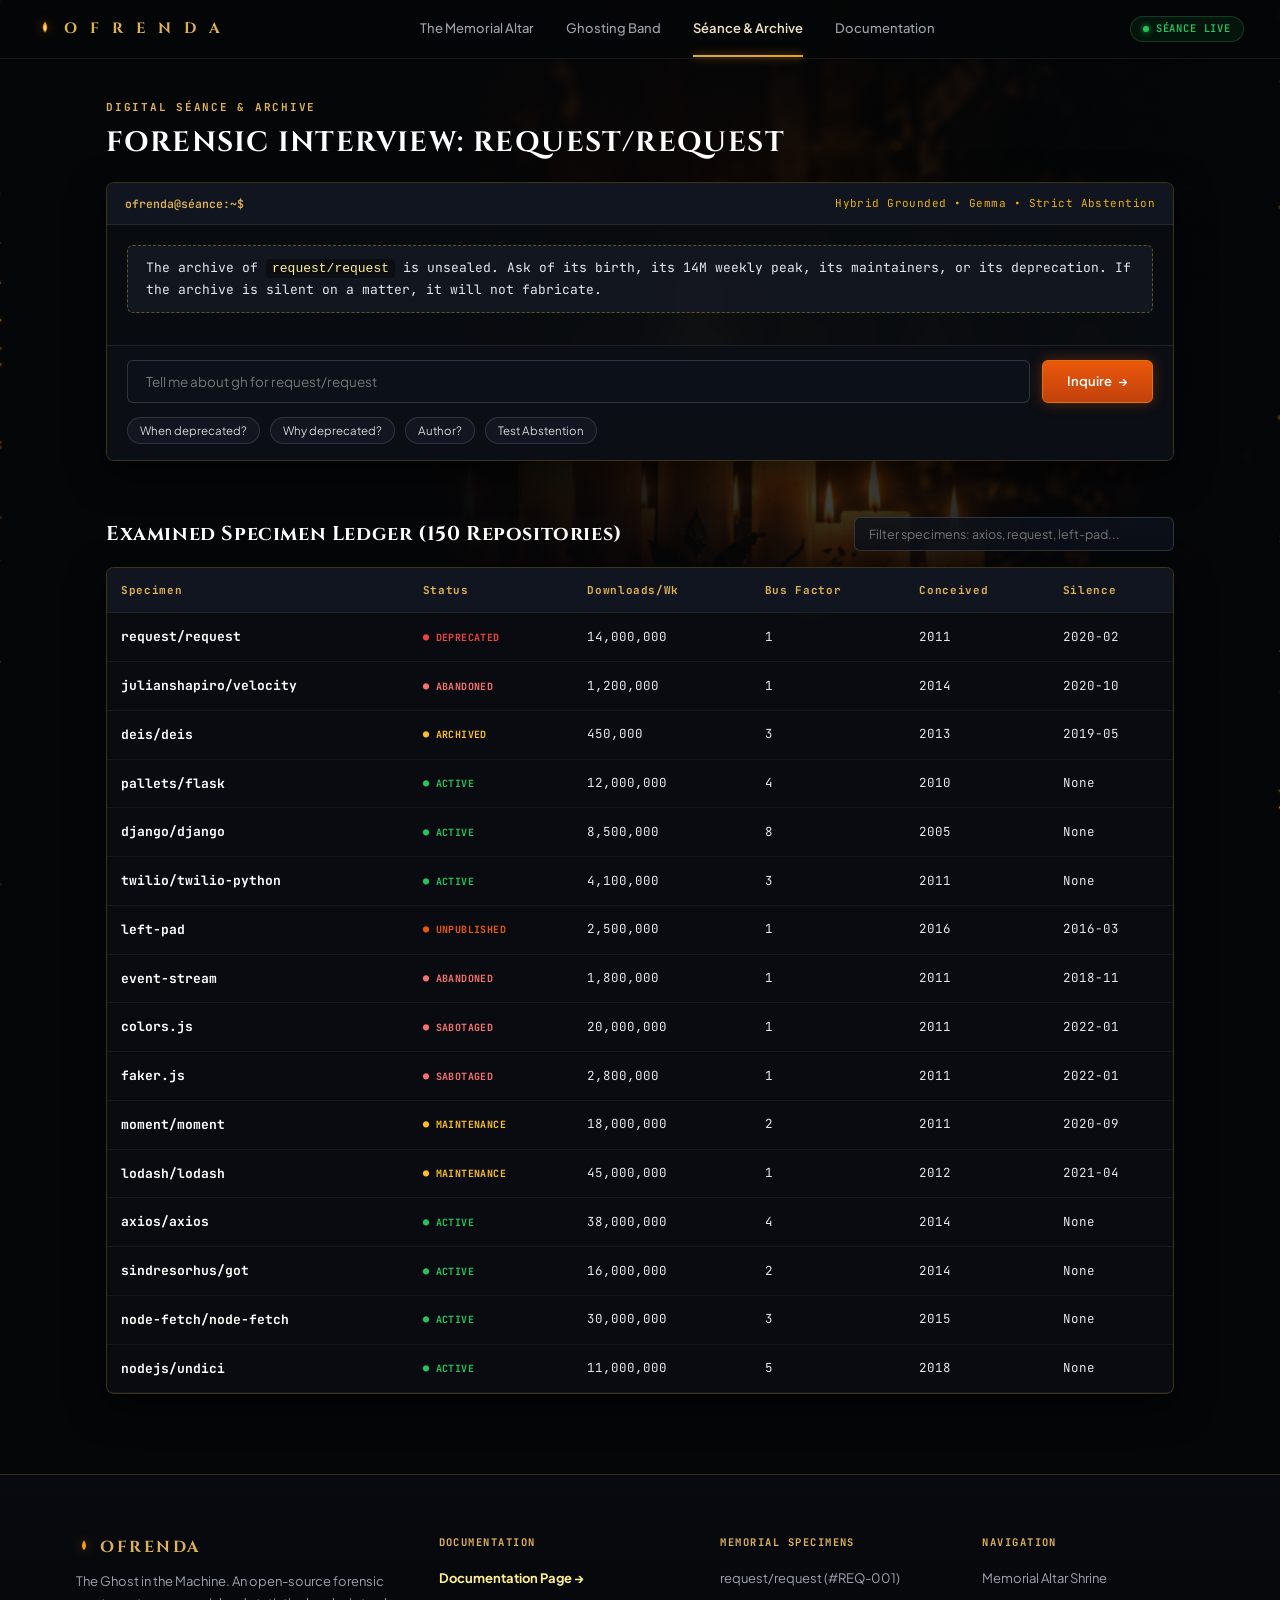
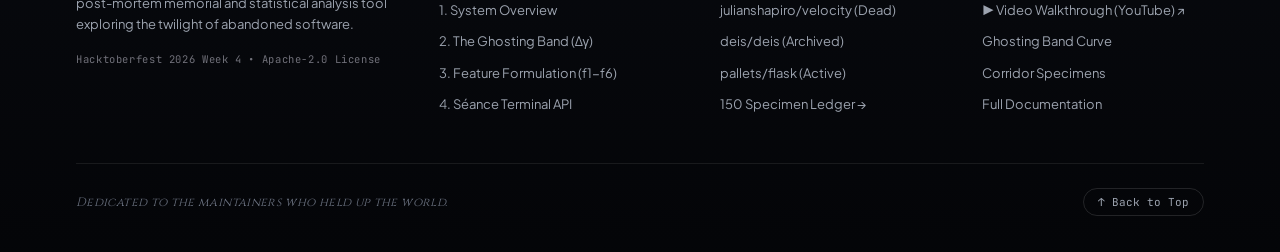
<file: altar/seance.html>
<!DOCTYPE html>
<html lang="en">
<head>
  <meta charset="UTF-8">
  <meta http-equiv="refresh" content="0; url=archive.html">
  <title>Redirecting to Digital Séance & Archive...</title>
</head>
<body style="background:#07080a; color:#fef08a; font-family:sans-serif; padding:40px; text-align:center;">
  <p>Entering the Digital Séance & Specimen Ledger...</p>
  <p><a href="archive.html" style="color:#f59e0b;">Click here if not redirected automatically &rarr;</a></p>
</body>
</html>
</file>
<file: altar/style.css>
/* ==========================================================================
   OFRENDA — THE DIGITAL MEMORIAL
   Exact Replica of the Specimen Archive Preview
   ========================================================================== */

:root {
  --bg-deep: #050608;
  --bg-card: #0c0e12;
  --bg-card-hover: #12151c;
  --bg-timeline: rgba(12, 14, 18, 0.85);

  --accent-gold: #d4af37;
  --accent-gold-bright: #f59e0b;
  --accent-gold-light: #fbbf24;
  --accent-gold-dim: #8c733e;
  --accent-gold-glow: rgba(212, 175, 55, 0.25);
  
  --accent-cyan: #38bdf8;
  --accent-emerald: #22c55e;
  --accent-emerald-glow: rgba(34, 197, 94, 0.2);
  --accent-slate: #64748b;
  --accent-red: #ef4444;

  --text-white: #ffffff;
  --text-primary: #f3f4f6;
  --text-secondary: #9ca3af;
  --text-muted: #6b7280;
  --text-dark: #4b5563;

  --border-subtle: rgba(255, 255, 255, 0.07);
  --border-gold: rgba(212, 175, 55, 0.22);
  --border-gold-hover: rgba(245, 158, 11, 0.45);

  --font-serif: 'Cinzel', Georgia, serif;
  --font-sans: 'Plus Jakarta Sans', -apple-system, BlinkMacSystemFont, sans-serif;
  --font-mono: 'JetBrains Mono', monospace;

  --radius-card: 14px;
  --radius-pill: 9999px;
  --radius-sm: 8px;
}

/* Reset & Base Styles */
*, *::before, *::after {
  box-sizing: border-box;
  margin: 0;
  padding: 0;
}

html, body {
  width: 100%;
  min-height: 100vh;
  background-color: var(--bg-deep);
  color: var(--text-primary);
  font-family: var(--font-sans);
  font-size: 14px;
  line-height: 1.5;
  -webkit-font-smoothing: antialiased;
  -moz-osx-font-smoothing: grayscale;
  overflow-x: hidden;
}

/* Atmospheric Shrine Wallpaper Backdrop */
.hero-bg-backdrop {
  position: absolute;
  top: 0;
  left: 0;
  width: 100%;
  height: 100vh;
  min-height: 850px;
  background-image: 
    radial-gradient(ellipse 65% 55% at 75% 28%, transparent 15%, rgba(5, 6, 8, 0.45) 55%, var(--bg-deep) 100%),
    linear-gradient(to right, var(--bg-deep) 0%, rgba(5, 6, 8, 0.9) 32%, rgba(5, 6, 8, 0.2) 65%, rgba(5, 6, 8, 0.75) 88%, var(--bg-deep) 100%),
    linear-gradient(to bottom, rgba(5, 6, 8, 0.1) 0%, rgba(5, 6, 8, 0.45) 55%, var(--bg-deep) 100%),
    url('figures/altar_bg.png');
  background-repeat: no-repeat;
  background-position: top right;
  background-size: cover;
  pointer-events: none;
  z-index: 0;
  opacity: 0.94;
}

.embers-canvas {
  position: fixed;
  top: 0;
  left: 0;
  width: 100vw;
  height: 100vh;
  pointer-events: none;
  z-index: 1;
}

/* Main Layout Wrapper (Expanded Width for Edge-to-Edge Elegance) */
.page-wrap {
  position: relative;
  z-index: 2;
  width: 100%;
  max-width: 1440px;
  margin: 0 auto;
  padding: 0 36px 48px;
}

/* First Viewport Sanctuary Fold (Fills window height so research is seen on scroll) */
.memorial-sanctuary-fold {
  min-height: calc(100vh - 58px);
  display: flex;
  flex-direction: column;
  justify-content: space-evenly;
  padding: 16px 0 20px;
  box-sizing: border-box;
}

.scroll-down-hint {
  display: flex;
  align-items: center;
  justify-content: center;
  gap: 8px;
  color: #a1a1aa;
  font-family: var(--font-mono);
  font-size: 10px;
  letter-spacing: 0.18em;
  padding-top: 14px;
  animation: scroll-hint-float 2.2s infinite ease-in-out;
  cursor: pointer;
  user-select: none;
  transition: color 0.2s ease;
}

.scroll-down-hint:hover {
  color: #fef08a;
}

.scroll-down-hint svg {
  color: #f59e0b;
  filter: drop-shadow(0 0 6px rgba(245, 158, 11, 0.5));
  transition: transform 0.2s ease;
}

.scroll-down-hint:hover svg {
  transform: translateY(2px);
}

.scroll-hint-subtle {
  padding-top: 24px;
  opacity: 0.8;
}

@keyframes scroll-hint-float {
  0%, 100% { transform: translateY(0); opacity: 0.45; }
  50% { transform: translateY(5px); opacity: 0.9; }
}

/* ==========================================================================
   TOP NAVIGATION
   ========================================================================== */
.top-nav {
  position: sticky;
  top: 0;
  z-index: 20;
  width: 100%;
  background: rgba(5, 6, 8, 0.85);
  backdrop-filter: blur(14px);
  -webkit-backdrop-filter: blur(14px);
  border-bottom: 1px solid var(--border-subtle);
}

.nav-container {
  width: 100%;
  max-width: 1440px;
  margin: 0 auto;
  height: 58px;
  display: flex;
  align-items: center;
  justify-content: space-between;
  padding: 0 36px;
}

.nav-brand {
  display: flex;
  align-items: center;
  gap: 10px;
  color: var(--accent-gold);
}

.brand-flame-icon {
  color: var(--accent-gold-bright);
  filter: drop-shadow(0 0 6px rgba(245, 158, 11, 0.6));
}

.brand-title {
  font-family: var(--font-serif);
  font-weight: 700;
  font-size: 15px;
  letter-spacing: 0.3em;
  color: #dfb256;
}

.nav-tabs {
  display: flex;
  align-items: center;
  gap: 32px;
}

.nav-tab {
  background: none;
  border: none;
  color: var(--text-secondary);
  font-family: var(--font-sans);
  font-size: 13px;
  font-weight: 500;
  cursor: pointer;
  padding: 18px 0;
  position: relative;
  transition: color 0.2s ease;
}

.nav-tab:hover {
  color: var(--text-primary);
}

.nav-tab.active {
  color: #f1e2c3;
  font-weight: 600;
}

.nav-tab.active::after {
  content: '';
  position: absolute;
  bottom: 0;
  left: 0;
  width: 100%;
  height: 2px;
  background: linear-gradient(90deg, #d4af37, #f59e0b);
  box-shadow: 0 0 8px rgba(245, 158, 11, 0.7);
}

/* Irresistible Glowing Séance & Ledger CTA in Navbar */
.nav-tab.nav-seance-highlight {
  display: inline-flex;
  align-items: center;
  gap: 8px;
  padding: 6px 14px;
  margin-left: 6px;
  border-radius: 9999px;
  background: linear-gradient(135deg, rgba(245, 158, 11, 0.22), rgba(180, 83, 9, 0.38));
  border: 1px solid rgba(245, 158, 11, 0.75);
  color: #fffbeb !important;
  font-weight: 600;
  font-size: 13px;
  letter-spacing: 0.02em;
  box-shadow: 0 0 14px rgba(245, 158, 11, 0.35), inset 0 0 8px rgba(245, 158, 11, 0.18);
  transition: all 0.28s cubic-bezier(0.16, 1, 0.3, 1);
  animation: navSeancePulse 2.8s infinite ease-in-out;
}

.nav-tab.nav-seance-highlight:hover {
  background: linear-gradient(135deg, rgba(245, 158, 11, 0.38), rgba(217, 119, 6, 0.6));
  border-color: #fbbf24;
  transform: translateY(-1px) scale(1.05);
  box-shadow: 0 0 24px rgba(245, 158, 11, 0.7), inset 0 0 12px rgba(245, 158, 11, 0.3);
  color: #ffffff !important;
}

@keyframes navSeancePulse {
  0%, 100% {
    box-shadow: 0 0 12px rgba(245, 158, 11, 0.3), inset 0 0 8px rgba(245, 158, 11, 0.15);
    border-color: rgba(245, 158, 11, 0.65);
  }
  50% {
    box-shadow: 0 0 22px rgba(245, 158, 11, 0.6), inset 0 0 12px rgba(245, 158, 11, 0.3);
    border-color: rgba(251, 191, 36, 0.95);
  }
}

.nav-docs-badge {
  display: inline-flex;
  align-items: center;
  gap: 5px;
  padding: 4px 12px;
  border-radius: var(--radius-pill);
  border: 1px solid rgba(212, 175, 55, 0.35);
  background: rgba(22, 26, 36, 0.85);
  color: #fef08a;
  font-family: var(--font-sans);
  font-size: 11px;
  font-weight: 600;
  text-decoration: none;
  transition: all 0.2s ease;
  margin-right: 10px;
}

.nav-docs-badge:hover {
  background: rgba(30, 36, 52, 0.95);
  border-color: #f59e0b;
  color: #ffffff;
  transform: translateY(-1px);
}

.live-pill {
  display: inline-flex;
  align-items: center;
  gap: 7px;
  padding: 4px 12px;
  background: rgba(34, 197, 94, 0.08);
  border: 1px solid rgba(34, 197, 94, 0.25);
  border-radius: var(--radius-pill);
  color: var(--accent-emerald);
  font-family: var(--font-mono);
  font-size: 10.5px;
  font-weight: 600;
  letter-spacing: 0.08em;
}

.live-dot {
  width: 6px;
  height: 6px;
  border-radius: 50%;
  background: var(--accent-emerald);
  box-shadow: 0 0 6px var(--accent-emerald);
  animation: pulse-dot 2s infinite ease-in-out;
}

@keyframes pulse-dot {
  0%, 100% { opacity: 1; transform: scale(1); }
  50% { opacity: 0.4; transform: scale(0.85); }
}

/* ==========================================================================
   HERO SECTION
   ========================================================================== */
.hero-section {
  display: grid;
  grid-template-columns: 1fr auto;
  align-items: center;
  padding: 38px 0 28px;
  position: relative;
}

.memorial-tag {
  font-family: var(--font-sans);
  font-size: 11px;
  font-weight: 600;
  letter-spacing: 0.22em;
  color: #a3854c;
  margin-bottom: 8px;
}

.hero-title {
  font-family: var(--font-serif);
  font-size: 46px;
  font-weight: 700;
  letter-spacing: 0.2em;
  line-height: 1.1;
  background: linear-gradient(180deg, #ffffff 0%, #ecd08c 45%, #b98a32 100%);
  -webkit-background-clip: text;
  -webkit-text-fill-color: transparent;
  filter: drop-shadow(0 2px 14px rgba(212, 175, 55, 0.2));
  margin-bottom: 8px;
}

.hero-subtitle {
  font-size: 14.5px;
  color: var(--text-secondary);
  margin-bottom: 18px;
  font-weight: 400;
}

.repo-badge-pill {
  display: inline-flex;
  align-items: center;
  gap: 8px;
  padding: 6px 16px;
  background: rgba(22, 25, 33, 0.7);
  border: 1px solid rgba(255, 255, 255, 0.12);
  border-radius: var(--radius-pill);
  color: var(--text-primary);
  font-family: var(--font-mono);
  font-size: 13px;
  cursor: pointer;
  transition: all 0.2s ease;
}

.repo-badge-pill:hover {
  border-color: var(--accent-gold);
  background: rgba(30, 35, 46, 0.9);
}

.gh-icon {
  color: var(--text-primary);
}

.hero-right {
  display: flex;
  align-items: center;
  justify-content: flex-end;
  position: relative;
  padding-right: 16px;
}

.poetic-creed {
  display: flex;
  flex-direction: column;
  gap: 5px;
  font-family: var(--font-serif);
  font-size: 11.5px;
  letter-spacing: 0.22em;
  color: #a89882;
  line-height: 1.7;
  text-align: right;
  text-shadow: 0 2px 12px rgba(0, 0, 0, 0.9);
}

/* ==========================================================================
   TIMELINE BAR
   ========================================================================== */
.timeline-bar-wrap {
  margin-bottom: 32px;
}

.timeline-card {
  background: var(--bg-timeline);
  border: 1px solid rgba(212, 175, 55, 0.16);
  border-radius: var(--radius-card);
  padding: 16px 24px;
  display: flex;
  align-items: center;
  justify-content: space-between;
  backdrop-filter: blur(10px);
}

.timeline-header {
  display: flex;
  flex-direction: column;
  gap: 2px;
  min-width: 180px;
}

.t-badge {
  font-size: 11px;
  font-weight: 700;
  letter-spacing: 0.16em;
  color: #dfb256;
}

.t-sub {
  font-size: 11.5px;
  color: var(--text-muted);
}

.timeline-track {
  display: flex;
  align-items: center;
  flex: 1;
  max-width: 780px;
  margin: 0 36px;
}

.t-node {
  display: flex;
  align-items: center;
  gap: 10px;
  white-space: nowrap;
}

.t-dot {
  width: 9px;
  height: 9px;
  border-radius: 50%;
  flex-shrink: 0;
}

.dot-green {
  background: #22c55e;
  box-shadow: 0 0 8px rgba(34, 197, 94, 0.7);
}

.dot-gold {
  background: #f59e0b;
  box-shadow: 0 0 8px rgba(245, 158, 11, 0.7);
}

.dot-muted {
  background: #64748b;
  box-shadow: 0 0 6px rgba(100, 116, 139, 0.5);
}

.t-info {
  display: flex;
  flex-direction: column;
  gap: 1px;
}

.t-date {
  font-family: var(--font-mono);
  font-size: 12px;
  font-weight: 500;
  color: var(--text-primary);
}

.t-name {
  font-size: 10.5px;
  color: var(--text-muted);
}

.t-connector {
  flex: 1;
  height: 1px;
  background: rgba(255, 255, 255, 0.12);
  margin: 0 16px;
  min-width: 28px;
}

.timeline-scale {
  display: flex;
  align-items: center;
  gap: 10px;
  padding-left: 20px;
  border-left: 1px solid rgba(255, 255, 255, 0.08);
}

.chart-mini-icon {
  color: #f59e0b;
}

.scale-text {
  display: flex;
  flex-direction: column;
  gap: 1px;
}

.scale-label {
  font-size: 10.5px;
  color: var(--text-muted);
}

.scale-val {
  font-size: 12px;
  font-weight: 600;
  color: var(--text-primary);
}

/* ==========================================================================
   OFFERING & CANDLE ALTAR TIER
   ========================================================================== */
.shrine-section {
  display: flex;
  flex-direction: column;
  align-items: center;
  margin-bottom: 34px;
}

.shrine-metrics-row {
  display: flex;
  align-items: center;
  justify-content: center;
  gap: 60px;
  width: 100%;
  margin-bottom: 24px;
}

.shrine-stat {
  display: flex;
  align-items: center;
  gap: 14px;
}

.stat-icon {
  color: #d4af37;
  filter: drop-shadow(0 0 8px rgba(212, 175, 55, 0.3));
}

.stat-meta {
  display: flex;
  flex-direction: column;
}

.stat-num {
  font-family: var(--font-sans);
  font-size: 26px;
  font-weight: 700;
  color: var(--text-white);
  line-height: 1.1;
}

.stat-desc {
  font-size: 12px;
  color: var(--text-muted);
}

/* Center Candles Cluster */
.shrine-cluster-wrap {
  position: relative;
  cursor: pointer;
  padding: 10px;
  transition: transform 0.2s ease;
}

.shrine-cluster-wrap:hover {
  transform: scale(1.03);
}

/* Center Candles Cluster (Interactive: 3 Outline Candles -> Full Shrine on Click) */
.shrine-cluster-wrap {
  position: relative;
  cursor: pointer;
  padding: 8px 16px;
  border-radius: var(--radius-sm);
  transition: transform 0.25s ease, filter 0.3s ease;
  user-select: none;
}

.shrine-cluster-wrap:hover {
  transform: scale(1.04);
}

.altar-svg-shrine {
  display: block;
  width: 280px;
  height: 140px;
  overflow: visible;
  transition: filter 0.5s ease;
}

/* Secondary Candles (Hidden in unlit state, reveal on click) */
.candle-unit.candle-secondary {
  transform-origin: bottom center;
  transition: opacity 0.6s cubic-bezier(0.16, 1, 0.3, 1), transform 0.6s cubic-bezier(0.16, 1, 0.3, 1);
}

/* Base floor glow */
.altar-floor-glow {
  transition: opacity 0.6s ease;
}

/* --- STATE: UNLIT (Default: Exactly 3 Outline Candles) --- */
.shrine-cluster-wrap.state-unlit .altar-svg-shrine {
  filter: drop-shadow(0 0 10px rgba(212, 175, 55, 0.25));
}

.shrine-cluster-wrap.state-unlit .candle-secondary {
  opacity: 0;
  transform: translateY(18px) scaleY(0.2);
  pointer-events: none;
}

.shrine-cluster-wrap.state-unlit .altar-floor-glow {
  opacity: 0.12;
}

.shrine-cluster-wrap.state-unlit .candle-primary .wax-body {
  fill: rgba(212, 175, 55, 0.05);
  stroke: rgba(212, 175, 55, 0.65);
  stroke-width: 1.6;
  stroke-dasharray: 4 2.5;
  transition: all 0.5s ease;
}

.shrine-cluster-wrap.state-unlit .candle-primary .wax-top {
  fill: none;
  stroke: rgba(212, 175, 55, 0.7);
  stroke-width: 1.5;
  transition: all 0.5s ease;
}

.shrine-cluster-wrap.state-unlit .candle-primary .wax-wick {
  stroke: rgba(212, 175, 55, 0.5);
  stroke-width: 1.5;
}

.shrine-cluster-wrap.state-unlit .candle-primary .flame-glow {
  opacity: 0;
  transition: opacity 0.4s ease;
}

.shrine-cluster-wrap.state-unlit .candle-primary .flame-shape {
  fill: none;
  stroke: rgba(245, 158, 11, 0.6);
  stroke-width: 1.4;
  stroke-dasharray: 3 2;
  transition: all 0.5s ease;
}

.shrine-cluster-wrap.state-unlit .candle-primary .flame-core {
  opacity: 0;
  transition: opacity 0.4s ease;
}

.shrine-cluster-wrap.state-unlit:hover {
  filter: drop-shadow(0 0 14px rgba(245, 158, 11, 0.4));
}

.shrine-cluster-wrap.state-unlit:hover .candle-primary .wax-body {
  stroke: rgba(245, 158, 11, 0.9);
  fill: rgba(212, 175, 55, 0.1);
}

/* --- STATE: LIT (Full Candle Cluster with Golden Glow) --- */
.shrine-cluster-wrap.state-lit .altar-svg-shrine {
  filter: drop-shadow(0 0 20px rgba(245, 158, 11, 0.48));
}

.shrine-cluster-wrap.state-lit .candle-secondary {
  opacity: 1;
  transform: translateY(0) scaleY(1);
}

.shrine-cluster-wrap.state-lit .altar-floor-glow {
  opacity: 1;
}

.shrine-cluster-wrap.state-lit .candle-primary .wax-body {
  fill: url(#waxGrad);
  stroke: none;
}

.shrine-cluster-wrap.state-lit .candle-primary .wax-top {
  fill: url(#waxTopGrad);
  stroke: none;
}

.shrine-cluster-wrap.state-lit .candle-primary .flame-shape {
  fill: url(#flameGrad);
  stroke: none;
}

.shrine-cluster-wrap.state-lit .candle-primary .flame-glow {
  opacity: 0.45;
}

.shrine-cluster-wrap.state-lit .candle-primary .flame-core {
  opacity: 0.95;
}

/* Flame Flicker Animation */
.flame-group {
  transform-box: fill-box;
  transform-origin: 50% 90%;
  animation: svg-flame-flicker 1.8s infinite ease-in-out alternate;
}

.flame-anim-1 { animation-delay: 0.1s; animation-duration: 1.7s; }
.flame-anim-2 { animation-delay: 0.35s; animation-duration: 2.1s; }
.flame-anim-3 { animation-delay: 0.05s; animation-duration: 1.6s; }
.flame-anim-4 { animation-delay: 0.45s; animation-duration: 2.3s; }
.flame-anim-5 { animation-delay: 0.2s; animation-duration: 1.9s; }
.flame-anim-6 { animation-delay: 0.5s; animation-duration: 1.75s; }
.flame-anim-7 { animation-delay: 0.25s; animation-duration: 2.0s; }

@keyframes svg-flame-flicker {
  0% { transform: scale(1) rotate(-1deg); }
  50% { transform: scale(1.06, 1.14) rotate(1.2deg); }
  100% { transform: scale(0.97, 0.93) rotate(-0.8deg); }
}

/* Shrine Actions */
.shrine-actions {
  display: flex;
  align-items: center;
  gap: 14px;
}

.btn-light-candle {
  display: inline-flex;
  align-items: center;
  gap: 8px;
  padding: 10px 22px;
  background: linear-gradient(135deg, #d97706 0%, #b45309 100%);
  border: 1px solid #f59e0b;
  border-radius: var(--radius-pill);
  color: #ffffff;
  font-family: var(--font-sans);
  font-size: 13.5px;
  font-weight: 600;
  cursor: pointer;
  box-shadow: 0 0 20px rgba(217, 119, 6, 0.45);
  transition: all 0.2s ease;
}

.btn-light-candle:hover {
  background: linear-gradient(135deg, #f59e0b 0%, #d97706 100%);
  box-shadow: 0 0 26px rgba(245, 158, 11, 0.6);
  transform: translateY(-1px);
}

.btn-explore-archive {
  display: inline-flex;
  align-items: center;
  gap: 9px;
  padding: 10px 24px;
  background: linear-gradient(135deg, rgba(26, 32, 44, 0.9), rgba(15, 18, 25, 0.95));
  border: 1px solid rgba(245, 158, 11, 0.5);
  border-radius: var(--radius-pill);
  color: #fef3c7;
  font-family: var(--font-sans);
  font-size: 13.5px;
  font-weight: 600;
  text-decoration: none;
  cursor: pointer;
  box-shadow: 0 4px 14px rgba(0, 0, 0, 0.4), 0 0 12px rgba(245, 158, 11, 0.2);
  transition: all 0.25s ease;
}

.btn-explore-archive:hover {
  background: linear-gradient(135deg, rgba(245, 158, 11, 0.28), rgba(180, 83, 9, 0.45));
  border-color: #fbbf24;
  color: #ffffff;
  transform: translateY(-2px);
  box-shadow: 0 6px 20px rgba(0, 0, 0, 0.5), 0 0 22px rgba(245, 158, 11, 0.5);
}

.stat-clickable {
  transition: all 0.25s ease;
}

.stat-clickable:hover {
  transform: translateY(-2px);
  border-color: rgba(245, 158, 11, 0.6);
  box-shadow: 0 4px 16px rgba(245, 158, 11, 0.2);
}

/* Eye-Catching Séance & Ledger Feature Banner */
.seance-feature-banner {
  width: 100%;
  max-width: 1080px;
  margin: 32px auto;
  padding: 0 20px;
  box-sizing: border-box;
}

.s-banner-inner {
  position: relative;
  background: linear-gradient(135deg, rgba(16, 20, 28, 0.92) 0%, rgba(10, 13, 18, 0.96) 100%);
  border: 1px solid rgba(245, 158, 11, 0.4);
  border-radius: 16px;
  padding: 32px 36px;
  box-shadow: 0 12px 36px rgba(0, 0, 0, 0.6), 0 0 24px rgba(245, 158, 11, 0.15);
  backdrop-filter: blur(14px);
  display: flex;
  flex-direction: column;
  gap: 16px;
  overflow: hidden;
}

.s-banner-inner::before {
  content: '';
  position: absolute;
  top: 0;
  left: 0;
  right: 0;
  height: 2px;
  background: linear-gradient(90deg, transparent, #f59e0b, #fbbf24, transparent);
}

.s-banner-badge {
  display: inline-flex;
  align-items: center;
  gap: 6px;
  align-self: flex-start;
  padding: 4px 12px;
  background: rgba(245, 158, 11, 0.15);
  border: 1px solid rgba(245, 158, 11, 0.4);
  border-radius: 9999px;
  font-family: var(--font-mono);
  font-size: 11px;
  font-weight: 600;
  color: #fbbf24;
  letter-spacing: 0.08em;
  text-transform: uppercase;
}

.s-banner-title {
  font-family: 'Cinzel', serif;
  font-size: 24px;
  font-weight: 700;
  color: #fffbeb;
  margin: 0;
  letter-spacing: 0.04em;
}

.s-banner-text {
  font-family: var(--font-sans);
  font-size: 14.5px;
  line-height: 1.6;
  color: #d1d5db;
  margin: 0;
  max-width: 820px;
}

.s-banner-text code {
  background: rgba(245, 158, 11, 0.15);
  color: #fef3c7;
  padding: 2px 6px;
  border-radius: 4px;
  font-family: var(--font-mono);
  font-size: 13px;
}

.s-banner-actions {
  display: flex;
  align-items: center;
  gap: 16px;
  margin-top: 8px;
  flex-wrap: wrap;
}

.s-banner-btn-primary {
  display: inline-flex;
  align-items: center;
  gap: 10px;
  padding: 12px 26px;
  background: linear-gradient(135deg, #f59e0b 0%, #d97706 100%);
  border: 1px solid #fbbf24;
  border-radius: 9999px;
  color: #050608;
  font-family: var(--font-sans);
  font-size: 14px;
  font-weight: 700;
  text-decoration: none;
  box-shadow: 0 4px 16px rgba(245, 158, 11, 0.45);
  transition: all 0.25s ease;
}

.s-banner-btn-primary:hover {
  background: linear-gradient(135deg, #fbbf24 0%, #f59e0b 100%);
  transform: translateY(-2px);
  box-shadow: 0 6px 24px rgba(245, 158, 11, 0.65);
}

.s-banner-btn-secondary {
  display: inline-flex;
  align-items: center;
  gap: 8px;
  padding: 11px 22px;
  background: rgba(255, 255, 255, 0.05);
  border: 1px solid rgba(255, 255, 255, 0.15);
  border-radius: 9999px;
  color: #e5e7eb;
  font-family: var(--font-sans);
  font-size: 13.5px;
  font-weight: 500;
  text-decoration: none;
  transition: all 0.25s ease;
}

.s-banner-btn-secondary:hover {
  background: rgba(255, 255, 255, 0.1);
  border-color: rgba(255, 255, 255, 0.3);
  color: #ffffff;
}

/* ==========================================================================
   FULL-WIDTH DIRECT RESEARCH INSIGHT (Dedicated Viewport & Empirical Points)
   ========================================================================== */
.research-direct-section {
  width: 100%;
  min-height: calc(100vh - 40px);
  display: flex;
  flex-direction: column;
  justify-content: space-evenly;
  padding: 40px 0 20px;
  box-sizing: border-box;
  margin-bottom: 56px;
}

.direct-insight-meta {
  display: flex;
  align-items: center;
  justify-content: space-between;
  margin-bottom: 12px;
}

.card-eyebrow {
  font-size: 11px;
  font-weight: 700;
  letter-spacing: 0.18em;
  color: #dfb256;
}

.card-index {
  font-family: var(--font-mono);
  font-size: 12px;
  color: var(--text-dark);
}

.direct-insight-title {
  font-family: var(--font-serif);
  font-size: 32px;
  font-weight: 700;
  color: var(--text-white);
  letter-spacing: 0.06em;
  line-height: 1.15;
  margin-bottom: 12px;
}

.direct-insight-narrative {
  font-size: 15px;
  color: var(--text-secondary);
  line-height: 1.7;
  max-width: 980px;
  margin-bottom: 24px;
}

.math-term {
  color: #f59e0b;
  font-family: var(--font-serif);
  font-style: italic;
  font-weight: 600;
}

/* Direct Visual Graph (Borderless, Transparent) */
.direct-chart-wrap {
  width: 100%;
  background: transparent;
  padding: 0;
}

.chart-annotation-bar {
  display: flex;
  justify-content: space-between;
  margin-bottom: 12px;
  font-size: 11.5px;
}

.annot-title {
  display: block;
  font-weight: 600;
  color: var(--text-primary);
}

.annot-sub {
  display: block;
  font-size: 10.5px;
  color: var(--text-muted);
}

.annot-right {
  text-align: right;
}

.direct-svg-box {
  width: 100%;
  height: 250px;
}

.ghosting-svg-chart {
  width: 100%;
  height: 100%;
}

.chart-curve {
  transition: stroke-width 0.2s ease;
}

.chart-curve:hover {
  stroke-width: 3.5;
}

.chart-legend {
  display: flex;
  align-items: center;
  gap: 24px;
  margin-top: 14px;
}

.legend-item {
  display: flex;
  align-items: center;
  gap: 7px;
}

.legend-dot {
  width: 8px;
  height: 8px;
  border-radius: 50%;
}

.dot-blue {
  background: var(--accent-cyan);
  box-shadow: 0 0 8px var(--accent-cyan);
}

.dot-amber {
  background: var(--accent-gold-bright);
  box-shadow: 0 0 8px var(--accent-gold-bright);
}

.legend-label {
  font-size: 12px;
  color: var(--text-secondary);
}

/* Empirical Research Findings Grid (Direct, Borderless) */
.research-findings-grid {
  display: grid;
  grid-template-columns: repeat(3, 1fr);
  gap: 24px;
  margin-top: 26px;
  width: 100%;
}

.r-finding-card {
  background: transparent;
  border: none;
  border-top: 1px solid rgba(212, 175, 55, 0.35);
  border-radius: 0;
  padding: 16px 0 0;
  transition: all 0.25s ease;
  display: flex;
  flex-direction: column;
}

.r-finding-card:hover {
  border-top-color: #f59e0b;
  transform: translateY(-2px);
}

.r-card-head {
  display: flex;
  align-items: center;
  justify-content: space-between;
  margin-bottom: 10px;
}

.r-card-label {
  font-family: var(--font-mono);
  font-size: 10px;
  font-weight: 700;
  letter-spacing: 0.12em;
  color: #dfb256;
}

.r-card-badge {
  font-family: var(--font-mono);
  font-size: 10px;
  font-weight: 700;
  padding: 2px 8px;
  border-radius: var(--radius-pill);
}

.r-card-badge.badge-amber {
  color: #fbbf24;
  background: rgba(245, 158, 11, 0.12);
  border: 1px solid rgba(245, 158, 11, 0.3);
}

.r-card-badge.badge-cyan {
  color: #38bdf8;
  background: rgba(56, 189, 248, 0.12);
  border: 1px solid rgba(56, 189, 248, 0.3);
}

.r-card-badge.badge-rose {
  color: #fb7185;
  background: rgba(244, 63, 94, 0.12);
  border: 1px solid rgba(244, 63, 94, 0.3);
}

.r-card-title {
  font-family: var(--font-sans);
  font-size: 14.5px;
  font-weight: 600;
  color: var(--text-white);
  margin-bottom: 6px;
}

.r-card-desc {
  font-size: 12.5px;
  color: var(--text-secondary);
  line-height: 1.55;
  margin: 0;
}

.r-provenance-tag {
  display: block;
  margin-top: 10px;
  font-family: var(--font-mono);
  font-size: 10px;
  color: #94a3b8;
  letter-spacing: 0.02em;
  opacity: 0.85;
}

.insight-methodology-note {
  display: flex;
  align-items: center;
  gap: 12px;
  margin: 14px 0 22px;
  padding: 10px 16px;
  background: rgba(212, 175, 55, 0.05);
  border-left: 2px solid #dfb256;
  font-family: var(--font-mono);
  font-size: 11px;
  color: #cbd5e1;
  line-height: 1.5;
}

.method-tag {
  color: #dfb256;
  font-weight: 700;
  font-size: 10px;
  letter-spacing: 0.08em;
  white-space: nowrap;
}

/* ==========================================================================
   REPOSITORY CASE FILE (Dedicated Full Viewport Section - Direct Borderless)
   ========================================================================== */
.casefile-dossier-wrap {
  width: 100%;
  min-height: calc(100vh - 40px);
  display: flex;
  flex-direction: column;
  justify-content: space-evenly;
  padding: 40px 0 20px;
  box-sizing: border-box;
  margin-bottom: 56px;
}

.casefile-intro-meta {
  display: flex;
  align-items: center;
  justify-content: space-between;
  margin-bottom: 14px;
}

.dossier-box {
  position: relative;
  background: transparent;
  border: none;
  border-radius: 0;
  padding: 0;
  backdrop-filter: none;
  -webkit-backdrop-filter: none;
  width: 100%;
}

/* Forensic Corner Brackets (Hidden in Borderless Mode) */
.corner-bracket {
  display: none;
}

.bracket-tl { top: -1px; left: -1px; border-top: 2px solid; border-left: 2px solid; }
.bracket-tr { top: -1px; right: -1px; border-top: 2px solid; border-right: 2px solid; }
.bracket-bl { bottom: -1px; left: -1px; border-bottom: 2px solid; border-left: 2px solid; }
.bracket-br { bottom: -1px; right: -1px; border-bottom: 2px solid; border-right: 2px solid; }

/* Dossier Header Bar */
.dossier-header-bar {
  display: flex;
  align-items: center;
  justify-content: space-between;
}

.dossier-title-col {
  display: flex;
  align-items: center;
  gap: 8px;
}

.dossier-doc-icon {
  color: #dfb256;
}

.dossier-title-text {
  font-family: var(--font-serif);
  font-size: 14.5px;
  font-weight: 700;
  letter-spacing: 0.16em;
  color: #dfb256;
}

.dossier-header-right {
  display: flex;
  align-items: center;
}

.dossier-case-tag {
  font-family: var(--font-mono);
  font-size: 11.5px;
  color: #71717a;
  letter-spacing: 0.08em;
  margin-right: 14px;
}

.dossier-badge-archived {
  display: inline-flex;
  align-items: center;
  gap: 6px;
  padding: 3px 12px;
  border-radius: var(--radius-pill);
  border: 1.5px solid #d97706;
  background: rgba(217, 119, 6, 0.14);
  color: #fbbf24;
  font-family: var(--font-sans);
  font-size: 10.5px;
  font-weight: 700;
  letter-spacing: 0.08em;
  box-shadow: 0 0 10px rgba(217, 119, 6, 0.3);
}

.badge-dot-orange {
  width: 6px;
  height: 6px;
  border-radius: 50%;
  background: #ea580c;
  box-shadow: 0 0 6px #ea580c;
}

/* Gold Accent Line */
.dossier-gold-line {
  height: 1px;
  width: 100%;
  background: linear-gradient(90deg, rgba(212, 175, 55, 0.45) 0%, rgba(212, 175, 55, 0.1) 75%, transparent 100%);
  margin: 10px 0 16px;
}

/* Dossier Body 3-Column Split */
.dossier-body-grid {
  display: grid;
  grid-template-columns: 1fr 1.4fr 1.35fr;
  gap: 22px;
  align-items: center;
}

/* Column 1: Identity */
.dossier-col-identity {
  display: flex;
  flex-direction: column;
  gap: 4px;
}

.dossier-repo-name-row {
  display: flex;
  align-items: center;
  gap: 8px;
}

.dossier-repo-title {
  font-family: var(--font-mono);
  font-size: 18px;
  font-weight: 700;
  color: #ffffff;
}

.dossier-repo-tagline {
  font-size: 12.5px;
  color: #9ca3af;
  line-height: 1.4;
}

.dossier-repo-meta-sub {
  font-family: var(--font-mono);
  font-size: 9px;
  letter-spacing: 0.08em;
  color: #52525b;
  margin-top: 10px;
}

/* Column 2: Metrics & Mini Timeline */
.dossier-col-metrics {
  border-left: 1px solid rgba(255, 255, 255, 0.08);
  border-right: 1px solid rgba(255, 255, 255, 0.08);
  padding: 0 18px;
}

.dossier-metrics-top {
  display: flex;
  align-items: center;
  justify-content: space-between;
  gap: 10px;
  margin-bottom: 12px;
}

.d-metric-item {
  display: flex;
  flex-direction: column;
}

.d-metric-val {
  display: flex;
  align-items: center;
  gap: 3px;
  font-size: 15px;
  font-weight: 700;
  color: #ffffff;
}

.d-arrow {
  color: #f59e0b;
  font-weight: 800;
}

.d-metric-label {
  font-size: 9.5px;
  color: #71717a;
}

.d-metric-milestone {
  display: flex;
  flex-direction: column;
}

.d-m-eyebrow {
  font-size: 9px;
  font-weight: 700;
  letter-spacing: 0.06em;
  color: #71717a;
}

.d-m-date {
  font-family: var(--font-mono);
  font-size: 11px;
  color: #d4d4d8;
}

.dossier-terminal-btn {
  display: inline-flex;
  align-items: center;
  gap: 4px;
  padding: 4px 10px;
  border-radius: 6px;
  border: 1px solid #ea580c;
  background: rgba(234, 88, 12, 0.1);
  color: #f97316;
  font-family: var(--font-mono);
  font-size: 10.5px;
  font-weight: 600;
  cursor: pointer;
  box-shadow: 0 0 8px rgba(234, 88, 12, 0.25);
  transition: all 0.2s ease;
}

.dossier-terminal-btn:hover {
  background: rgba(234, 88, 12, 0.22);
  color: #ffffff;
  transform: translateY(-1px);
}

/* Mini Timeline */
.dossier-mini-timeline {
  position: relative;
  display: flex;
  align-items: flex-start;
  justify-content: space-between;
  padding-top: 8px;
}

.d-t-bar {
  position: absolute;
  top: 12px;
  left: 4px;
  right: 4px;
  height: 2px;
  background: linear-gradient(90deg, #d97706 0%, #ea580c 100%);
  opacity: 0.7;
  z-index: 0;
}

.d-t-node {
  position: relative;
  z-index: 1;
  display: flex;
  flex-direction: column;
  align-items: center;
}

.d-t-dot {
  width: 7px;
  height: 7px;
  border-radius: 50%;
  background: #d97706;
}

.d-t-dot.dot-amber {
  width: 8px;
  height: 8px;
  background: #f59e0b;
  box-shadow: 0 0 6px #f59e0b;
}

.d-t-square {
  width: 7px;
  height: 7px;
  background: #ea580c;
  box-shadow: 0 0 6px #ea580c;
}

.d-t-label-wrap {
  display: flex;
  flex-direction: column;
  align-items: center;
  margin-top: 4px;
}

.d-t-title {
  font-size: 8px;
  font-weight: 700;
  letter-spacing: 0.05em;
  color: #a1a1aa;
}

.d-t-title.title-orange {
  color: #ea580c;
}

.d-t-sub {
  font-family: var(--font-mono);
  font-size: 9.5px;
  color: #d4d4d8;
}

/* Column 3: Evidence Matrix */
.dossier-col-evidence {
  display: flex;
  flex-direction: column;
  gap: 6px;
}

.dossier-ev-eyebrow {
  font-size: 9.5px;
  font-weight: 700;
  letter-spacing: 0.16em;
  color: #71717a;
}

.dossier-ev-grid {
  display: grid;
  grid-template-columns: repeat(2, 1fr);
  gap: 6px;
}

.ev-btn {
  display: inline-flex;
  align-items: center;
  gap: 6px;
  padding: 5px 9px;
  border-radius: 6px;
  background: rgba(22, 25, 33, 0.85);
  border: 1px solid rgba(255, 255, 255, 0.08);
  color: #a1a1aa;
  font-size: 11px;
  font-weight: 500;
  cursor: pointer;
  transition: all 0.2s ease;
  white-space: nowrap;
}

.ev-btn:hover {
  background: rgba(30, 36, 48, 0.95);
  border-color: var(--accent-gold);
  color: #ffffff;
}

.ev-btn.ev-highlight {
  border-color: #d4af37;
  background: rgba(212, 175, 55, 0.09);
  color: #ffffff;
  box-shadow: 0 0 8px rgba(212, 175, 55, 0.22);
}

.dossier-docket-id {
  position: absolute;
  bottom: 4px;
  right: 10px;
  font-family: var(--font-mono);
  font-size: 8.5px;
  color: rgba(255, 255, 255, 0.15);
  pointer-events: none;
}

/* Empirical Case File Findings Grid (Direct, Borderless) */
.casefile-findings-grid {
  display: grid;
  grid-template-columns: repeat(3, 1fr);
  gap: 24px;
  margin-top: 32px;
  width: 100%;
}

.c-finding-card {
  background: transparent;
  border: none;
  border-top: 1px solid rgba(212, 175, 55, 0.35);
  border-radius: 0;
  padding: 16px 0 0;
  display: flex;
  flex-direction: column;
  transition: all 0.25s ease;
}

.c-finding-card:hover {
  border-top-color: #f59e0b;
  transform: translateY(-2px);
}

.c-card-head {
  display: flex;
  align-items: center;
  justify-content: space-between;
  margin-bottom: 10px;
}

.c-card-label {
  font-family: var(--font-mono);
  font-size: 10px;
  font-weight: 700;
  letter-spacing: 0.12em;
  color: #dfb256;
}

.c-card-badge {
  font-family: var(--font-mono);
  font-size: 10px;
  font-weight: 700;
  padding: 2px 8px;
  border-radius: var(--radius-pill);
}

.c-card-badge.badge-red {
  color: #f87171;
  background: rgba(239, 68, 68, 0.12);
  border: 1px solid rgba(239, 68, 68, 0.3);
}

.c-card-badge.badge-amber {
  color: #fbbf24;
  background: rgba(245, 158, 11, 0.12);
  border: 1px solid rgba(245, 158, 11, 0.3);
}

.c-card-badge.badge-cyan {
  color: #38bdf8;
  background: rgba(56, 189, 248, 0.12);
  border: 1px solid rgba(56, 189, 248, 0.3);
}

.c-card-title {
  font-family: var(--font-sans);
  font-size: 14.5px;
  font-weight: 600;
  color: var(--text-white);
  margin-bottom: 6px;
}

.c-card-desc {
  font-size: 12.5px;
  color: var(--text-secondary);
  line-height: 1.55;
  margin: 0;
}

@media (max-width: 980px) {
  .casefile-findings-grid {
    grid-template-columns: 1fr;
  }
  .dossier-body-grid {
    grid-template-columns: 1fr;
    gap: 18px;
  }
  .dossier-col-metrics {
    border-left: none;
    border-right: none;
    border-top: 1px solid rgba(255, 255, 255, 0.08);
    border-bottom: 1px solid rgba(255, 255, 255, 0.08);
    padding: 14px 0;
  }
}

/* ==========================================================================
   UPGRADED PEER SPECIMEN CORRIDOR (Dedicated Full Viewport Section - Direct Borderless)
   ========================================================================== */
.peer-corridor-section {
  width: 100%;
  min-height: calc(100vh - 40px);
  display: flex;
  flex-direction: column;
  justify-content: space-evenly;
  padding: 40px 0 24px;
  box-sizing: border-box;
  margin-top: 16px;
  margin-bottom: 56px;
}

.peer-corridor-header {
  display: flex;
  align-items: flex-end;
  justify-content: space-between;
  margin-bottom: 16px;
  gap: 20px;
}

.peer-header-left {
  display: flex;
  flex-direction: column;
}

.corridor-meta-bar {
  display: flex;
  align-items: center;
  gap: 16px;
  margin-bottom: 4px;
}

.corridor-eyebrow {
  font-size: 11px;
  font-weight: 700;
  letter-spacing: 0.18em;
  color: #dfb256;
}

.corridor-title {
  font-family: var(--font-serif);
  font-size: 26px;
  font-weight: 700;
  color: var(--text-white);
  letter-spacing: 0.04em;
  margin: 4px 0 6px;
}

.corridor-subtitle {
  font-size: 13.5px;
  color: var(--text-muted);
}

.btn-corridor-viewall {
  display: inline-flex;
  align-items: center;
  gap: 8px;
  padding: 10px 22px;
  border-radius: var(--radius-pill);
  border: 1px solid rgba(212, 175, 55, 0.35);
  background: rgba(22, 26, 36, 0.85);
  color: #fef08a;
  font-family: var(--font-sans);
  font-size: 12.5px;
  font-weight: 600;
  cursor: pointer;
  white-space: nowrap;
  transition: all 0.25s ease;
  box-shadow: 0 0 14px rgba(212, 175, 55, 0.12);
}

.btn-corridor-viewall:hover {
  background: rgba(30, 36, 52, 0.95);
  border-color: #f59e0b;
  color: #ffffff;
  transform: translateY(-2px);
  box-shadow: 0 0 20px rgba(245, 158, 11, 0.25);
}

/* Corridor Global Benchmark Strip (Direct, Borderless) */
.corridor-metrics-strip {
  display: grid;
  grid-template-columns: repeat(3, 1fr);
  gap: 24px;
  margin: 14px 0 26px;
  width: 100%;
}

.c-metric-stat {
  border-top: 1px solid rgba(212, 175, 55, 0.35);
  padding: 14px 0 0;
  display: flex;
  flex-direction: column;
  transition: all 0.25s ease;
}

.c-metric-stat:hover {
  border-top-color: #f59e0b;
  transform: translateY(-2px);
}

.c-stat-lbl {
  font-family: var(--font-mono);
  font-size: 10px;
  font-weight: 700;
  letter-spacing: 0.12em;
  color: #dfb256;
  margin-bottom: 6px;
}

.c-stat-row {
  display: flex;
  align-items: baseline;
  gap: 10px;
  margin-bottom: 4px;
}

.c-stat-num {
  font-family: var(--font-mono);
  font-size: 24px;
  font-weight: 700;
  color: var(--text-white);
  line-height: 1;
}

.c-stat-tag {
  font-family: var(--font-mono);
  font-size: 10px;
  font-weight: 700;
  padding: 2px 8px;
  border-radius: var(--radius-pill);
}

.c-stat-tag.tag-green {
  color: #4ade80;
  background: rgba(34, 197, 94, 0.12);
  border: 1px solid rgba(34, 197, 94, 0.3);
}

.c-stat-tag.tag-amber {
  color: #fbbf24;
  background: rgba(245, 158, 11, 0.12);
  border: 1px solid rgba(245, 158, 11, 0.3);
}

.c-stat-tag.tag-blue {
  color: #38bdf8;
  background: rgba(56, 189, 248, 0.12);
  border: 1px solid rgba(56, 189, 248, 0.3);
}

.c-stat-sub {
  font-size: 12px;
  color: var(--text-secondary);
  line-height: 1.4;
}

/* 3-Card Responsive Grid (Direct, Borderless) */
.peer-specimens-grid {
  display: grid;
  grid-template-columns: repeat(3, 1fr);
  gap: 24px;
}

.specimen-card {
  background: transparent;
  border: none;
  border-top: 1px solid rgba(212, 175, 55, 0.35);
  border-radius: 0;
  padding: 18px 4px 10px;
  cursor: pointer;
  transition: all 0.25s ease;
  display: flex;
  flex-direction: column;
}

.specimen-card:hover {
  border-top-color: #f59e0b;
  transform: translateY(-3px);
  box-shadow: none;
}

.s-card-top {
  display: flex;
  align-items: center;
  justify-content: space-between;
  margin-bottom: 8px;
}

.s-card-repo {
  display: flex;
  align-items: center;
  gap: 8px;
}

.s-repo-name {
  font-family: var(--font-mono);
  font-size: 15px;
  font-weight: 600;
  color: var(--text-white);
}

.s-status-badge {
  font-size: 9.5px;
  font-weight: 700;
  letter-spacing: 0.05em;
  padding: 3px 9px;
  border-radius: var(--radius-pill);
}

.s-status-badge.status-active {
  color: #4ade80;
  background: rgba(34, 197, 94, 0.1);
  border: 1px solid rgba(34, 197, 94, 0.3);
}

.s-status-badge.status-partial {
  color: #fbbf24;
  background: rgba(245, 158, 11, 0.1);
  border: 1px solid rgba(245, 158, 11, 0.3);
}

.s-status-badge.status-archived {
  color: #f87171;
  background: rgba(239, 68, 68, 0.1);
  border: 1px solid rgba(239, 68, 68, 0.3);
}

.s-repo-desc {
  font-size: 13px;
  color: var(--text-secondary);
  line-height: 1.4;
  margin-bottom: 16px;
}

.s-stats-row {
  display: flex;
  align-items: center;
  gap: 8px;
  font-family: var(--font-mono);
  font-size: 12px;
  color: #e2e8f0;
  margin-bottom: 14px;
}

.s-divider {
  color: rgba(255, 255, 255, 0.2);
}

.s-footer-note {
  margin-top: auto;
  font-size: 11px;
  padding: 6px 0;
  border-radius: 0;
  font-family: var(--font-sans);
  background: transparent;
  border-left: none;
}

.note-healthy {
  color: #86efac;
}

.note-warning {
  color: #fde047;
}

.note-dead {
  color: #fca5a5;
}

/* Centered Bottom Ledger Action */
.corridor-bottom-action {
  display: flex;
  justify-content: center;
  align-items: center;
  margin-top: 32px;
  width: 100%;
}

.btn-open-ledger-wide {
  display: inline-flex;
  align-items: center;
  justify-content: center;
  gap: 12px;
  padding: 13px 32px;
  border-radius: var(--radius-pill);
  border: 1px solid rgba(212, 175, 55, 0.38);
  background: linear-gradient(180deg, rgba(22, 27, 38, 0.9) 0%, rgba(13, 16, 24, 0.95) 100%);
  color: #fef08a;
  font-family: var(--font-sans);
  font-size: 13.5px;
  font-weight: 600;
  letter-spacing: 0.03em;
  cursor: pointer;
  white-space: nowrap;
  transition: all 0.28s cubic-bezier(0.16, 1, 0.3, 1);
  box-shadow: 0 4px 20px rgba(0, 0, 0, 0.5), 0 0 16px rgba(212, 175, 55, 0.1);
  backdrop-filter: blur(8px);
  -webkit-backdrop-filter: blur(8px);
}

.btn-open-ledger-wide svg {
  color: #dfb256;
  flex-shrink: 0;
  transition: transform 0.25s ease, color 0.25s ease;
}

.btn-open-ledger-wide .btn-arrow {
  color: #dfb256;
  font-size: 15px;
  transition: transform 0.25s ease, color 0.25s ease;
}

.btn-open-ledger-wide:hover {
  background: linear-gradient(180deg, rgba(32, 40, 58, 0.95) 0%, rgba(20, 25, 38, 0.98) 100%);
  border-color: #f59e0b;
  color: #ffffff;
  transform: translateY(-2px);
  box-shadow: 0 8px 26px rgba(0, 0, 0, 0.6), 0 0 24px rgba(245, 158, 11, 0.28);
}

.btn-open-ledger-wide:hover svg {
  transform: scale(1.12);
  color: #fef08a;
}

.btn-open-ledger-wide:hover .btn-arrow {
  transform: translateX(4px);
  color: #fef08a;
}

.btn-open-ledger-wide:active {
  transform: translateY(0);
}

@media (max-width: 960px) {
  .research-findings-grid {
    grid-template-columns: 1fr;
  }
  .corridor-metrics-strip {
    grid-template-columns: 1fr;
  }
  .peer-corridor-header {
    flex-direction: column;
    align-items: flex-start;
  }
  .peer-specimens-grid {
    grid-template-columns: 1fr;
  }
}

/* ==========================================================================
   MODAL & INTERACTIVE FORENSIC INTERVIEW
   ========================================================================== */
.modal-backdrop {
  position: fixed;
  top: 0;
  left: 0;
  width: 100vw;
  height: 100vh;
  background: rgba(4, 5, 7, 0.82);
  backdrop-filter: blur(14px);
  -webkit-backdrop-filter: blur(14px);
  z-index: 100;
  display: flex;
  align-items: center;
  justify-content: center;
  padding: 24px;
  opacity: 0;
  pointer-events: none;
  transition: opacity 0.25s ease;
}

.modal-backdrop.open {
  opacity: 1;
  pointer-events: auto;
}

.modal-card {
  width: 100%;
  max-width: 860px;
  max-height: 88vh;
  background: #0d0f15;
  border: 1px solid rgba(212, 175, 55, 0.28);
  border-radius: var(--radius-card);
  display: flex;
  flex-direction: column;
  overflow: hidden;
  box-shadow: 0 20px 60px rgba(0, 0, 0, 0.7);
  animation: modal-up 0.25s ease-out;
}

@keyframes modal-up {
  from { transform: translateY(16px); opacity: 0; }
  to { transform: translateY(0); opacity: 1; }
}

.modal-header {
  display: flex;
  align-items: center;
  justify-content: space-between;
  padding: 18px 24px;
  border-bottom: 1px solid rgba(255, 255, 255, 0.08);
}

.modal-tag {
  font-size: 10px;
  font-weight: 700;
  letter-spacing: 0.18em;
  color: var(--accent-gold);
}

.modal-title {
  font-family: var(--font-serif);
  font-size: 18px;
  font-weight: 600;
  color: #ffffff;
}

.modal-close-btn {
  background: none;
  border: none;
  color: var(--text-muted);
  font-size: 26px;
  line-height: 1;
  cursor: pointer;
  padding: 4px;
  transition: color 0.2s ease;
}

.modal-close-btn:hover {
  color: #ffffff;
}

.modal-body {
  padding: 20px 24px;
  overflow-y: auto;
  display: flex;
  flex-direction: column;
  gap: 24px;
}

/* Terminal Q&A Inside Modal */
.forensic-terminal-panel {
  background: #080a0e;
  border: 1px solid rgba(255, 255, 255, 0.06);
  border-radius: var(--radius-sm);
  padding: 16px;
  display: flex;
  flex-direction: column;
  gap: 12px;
}

.term-status-bar {
  display: flex;
  justify-content: space-between;
  font-family: var(--font-mono);
  font-size: 11px;
  color: #d4af37;
  padding-bottom: 8px;
  border-bottom: 1px solid rgba(255, 255, 255, 0.06);
}

.terminal-chat-log {
  min-height: 140px;
  max-height: 220px;
  overflow-y: auto;
  display: flex;
  flex-direction: column;
  gap: 10px;
  font-family: var(--font-mono);
  font-size: 12px;
  line-height: 1.6;
}

.chat-msg {
  padding: 8px 12px;
  border-radius: 6px;
}

.chat-msg.system {
  background: rgba(212, 175, 55, 0.08);
  border-left: 2px solid var(--accent-gold);
  color: #e2e8f0;
}

.chat-msg.user {
  background: rgba(255, 255, 255, 0.05);
  color: #ffffff;
  align-self: flex-end;
  max-width: 85%;
}

.chat-msg.bot {
  background: rgba(30, 41, 59, 0.4);
  border-left: 2px solid var(--accent-cyan);
  color: #cbd5e1;
  align-self: flex-start;
  max-width: 90%;
}

.terminal-input-row {
  display: flex;
  gap: 10px;
}

.term-input {
  flex: 1;
  background: rgba(14, 18, 25, 0.9);
  border: 1px solid rgba(255, 255, 255, 0.12);
  border-radius: var(--radius-sm);
  padding: 10px 14px;
  color: #ffffff;
  font-family: var(--font-mono);
  font-size: 12.5px;
  outline: none;
  transition: border-color 0.2s ease;
}

.term-input:focus {
  border-color: var(--accent-gold);
}

.term-send-btn {
  background: linear-gradient(135deg, #d97706, #b45309);
  border: none;
  border-radius: var(--radius-sm);
  color: #ffffff;
  padding: 0 18px;
  font-weight: 600;
  cursor: pointer;
  transition: opacity 0.2s;
}

.term-send-btn:hover {
  opacity: 0.9;
}

.term-quick-chips {
  display: flex;
  flex-wrap: wrap;
  gap: 6px;
}

.quick-chip {
  background: rgba(255, 255, 255, 0.04);
  border: 1px solid rgba(255, 255, 255, 0.08);
  border-radius: var(--radius-pill);
  color: var(--text-secondary);
  font-size: 11px;
  padding: 4px 10px;
  cursor: pointer;
}

.quick-chip:hover {
  border-color: var(--accent-gold);
  color: #ffffff;
}

/* Ledger Drawer */
.archive-ledger-section {
  display: flex;
  flex-direction: column;
  gap: 12px;
}

.ledger-top-ctrls {
  display: flex;
  align-items: center;
  justify-content: space-between;
}

.ledger-heading {
  font-size: 13.5px;
  font-weight: 600;
  color: #ffffff;
}

.ledger-search {
  background: rgba(14, 18, 25, 0.8);
  border: 1px solid rgba(255, 255, 255, 0.1);
  border-radius: var(--radius-sm);
  padding: 6px 12px;
  color: #ffffff;
  font-size: 12px;
  outline: none;
  width: 220px;
}

.ledger-table-wrap {
  border: 1px solid rgba(255, 255, 255, 0.08);
  border-radius: var(--radius-sm);
  max-height: 200px;
  overflow-y: auto;
}

.ledger-table {
  width: 100%;
  border-collapse: collapse;
  font-size: 12px;
  text-align: left;
}

.ledger-table th {
  background: rgba(22, 26, 36, 0.9);
  padding: 8px 12px;
  color: var(--text-muted);
  font-size: 10.5px;
  letter-spacing: 0.05em;
  position: sticky;
  top: 0;
}

.ledger-table td {
  padding: 8px 12px;
  border-top: 1px solid rgba(255, 255, 255, 0.04);
  color: var(--text-secondary);
}

/* Responsive Media Queries */
@media (max-width: 900px) {
  .hero-section {
    grid-template-columns: 1fr;
    gap: 24px;
  }
  .hero-right {
    justify-content: flex-start;
  }
  .research-split-grid {
    grid-template-columns: 1fr;
  }
  .peer-repos-strip {
    flex-direction: column;
    align-items: flex-start;
  }
  .peer-cards-row {
    width: 100%;
    flex-direction: column;
  }
}

/* ==========================================================================
   SITE FOOTER (Sacred Gold & OLED Obsidian)
   ========================================================================== */
.altar-site-footer {
  width: 100%;
  border-top: 1px solid rgba(212, 175, 55, 0.25);
  background: linear-gradient(180deg, rgba(8, 10, 15, 0.95) 0%, rgba(4, 5, 8, 0.98) 100%);
  padding: 60px 0 36px;
  position: relative;
  z-index: 10;
}

.footer-inner {
  max-width: 1200px;
  margin: 0 auto;
  padding: 0 36px;
}

.footer-top-grid {
  display: grid;
  grid-template-columns: 1.6fr 1.2fr 1.1fr 1.1fr;
  gap: 40px;
  margin-bottom: 48px;
}

.footer-col-brand {
  display: flex;
  flex-direction: column;
}

.footer-brand-title {
  display: flex;
  align-items: center;
  gap: 8px;
  font-family: var(--font-serif);
  font-size: 16px;
  font-weight: 700;
  letter-spacing: 0.16em;
  color: #dfb256;
  margin-bottom: 12px;
}

.footer-brand-title .brand-flame-icon {
  color: #f59e0b;
  filter: drop-shadow(0 0 6px rgba(245, 158, 11, 0.6));
}

.footer-brand-desc {
  font-size: 13px;
  color: var(--text-secondary);
  line-height: 1.65;
  margin-bottom: 16px;
  max-width: 320px;
}

.footer-meta-tag {
  font-family: var(--font-mono);
  font-size: 10.5px;
  color: #71717a;
  letter-spacing: 0.06em;
}

.footer-col-nav {
  display: flex;
  flex-direction: column;
}

.footer-nav-title {
  font-family: var(--font-mono);
  font-size: 10.5px;
  font-weight: 700;
  letter-spacing: 0.14em;
  color: #dfb256;
  margin-bottom: 16px;
}

.footer-links-list {
  list-style: none;
  padding: 0;
  margin: 0;
  display: flex;
  flex-direction: column;
  gap: 10px;
}

.footer-links-list li a {
  color: var(--text-secondary);
  font-size: 13px;
  text-decoration: none;
  transition: all 0.2s ease;
  display: inline-flex;
  align-items: center;
  gap: 4px;
}

.footer-links-list li a:hover {
  color: #fef08a;
  transform: translateX(3px);
}

.footer-doc-link {
  color: #fef08a !important;
  font-weight: 600;
}

.footer-doc-link:hover {
  color: #ffffff !important;
  text-shadow: 0 0 10px rgba(212, 175, 55, 0.4);
}

.footer-bottom-bar {
  display: flex;
  align-items: center;
  justify-content: space-between;
  border-top: 1px solid rgba(255, 255, 255, 0.08);
  padding-top: 24px;
}

.footer-copy {
  font-size: 12px;
  color: var(--text-muted);
  font-family: var(--font-serif);
  font-style: italic;
  letter-spacing: 0.03em;
}

.footer-back-top {
  display: inline-flex;
  align-items: center;
  gap: 6px;
  background: transparent;
  border: 1px solid rgba(255, 255, 255, 0.12);
  color: var(--text-secondary);
  font-family: var(--font-mono);
  font-size: 11px;
  padding: 6px 14px;
  border-radius: var(--radius-pill);
  cursor: pointer;
  transition: all 0.2s ease;
}

.footer-back-top:hover {
  background: rgba(255, 255, 255, 0.06);
  border-color: #dfb256;
  color: #fef08a;
  transform: translateY(-2px);
}

@media (max-width: 900px) {
  .footer-top-grid {
    grid-template-columns: 1fr 1fr;
    gap: 32px;
  }
}

@media (max-width: 560px) {
  .footer-top-grid {
    grid-template-columns: 1fr;
    gap: 28px;
  }
  .footer-bottom-bar {
    flex-direction: column;
    gap: 14px;
    text-align: center;
  }
}
</file>
